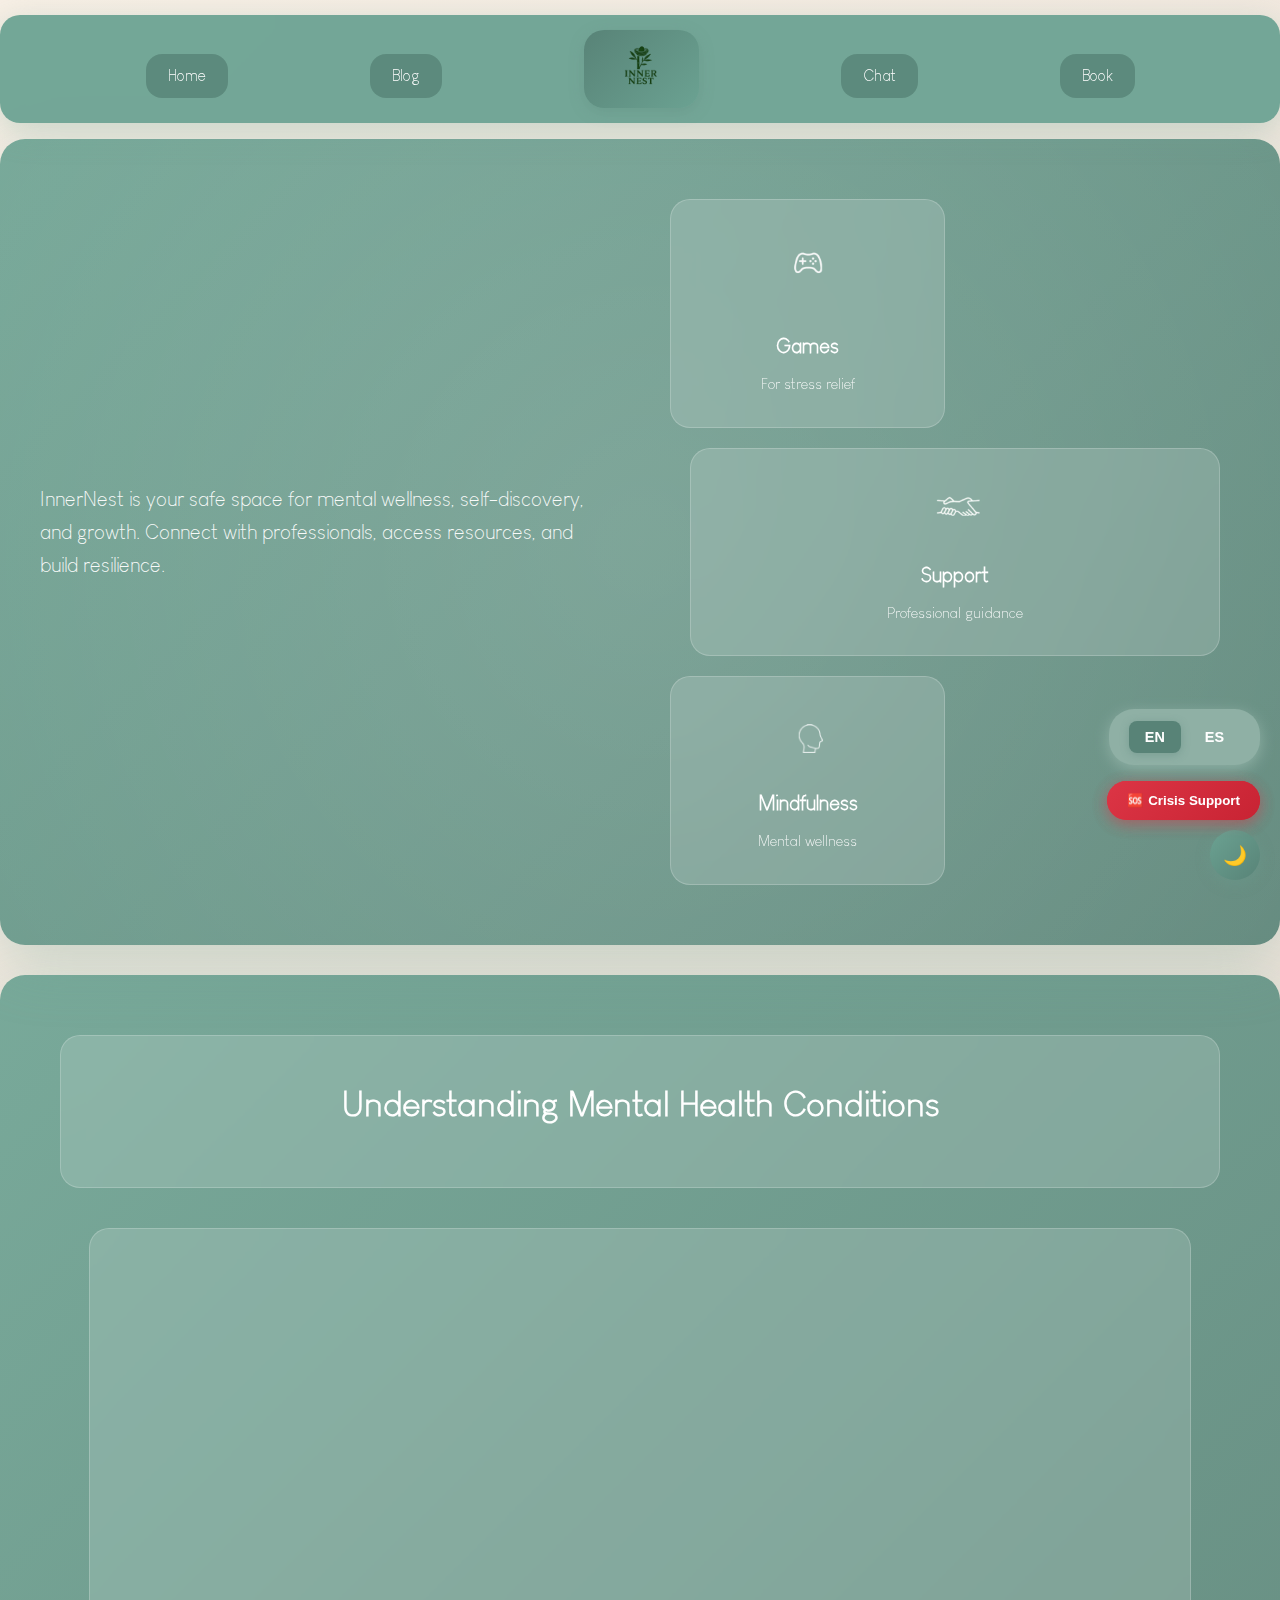
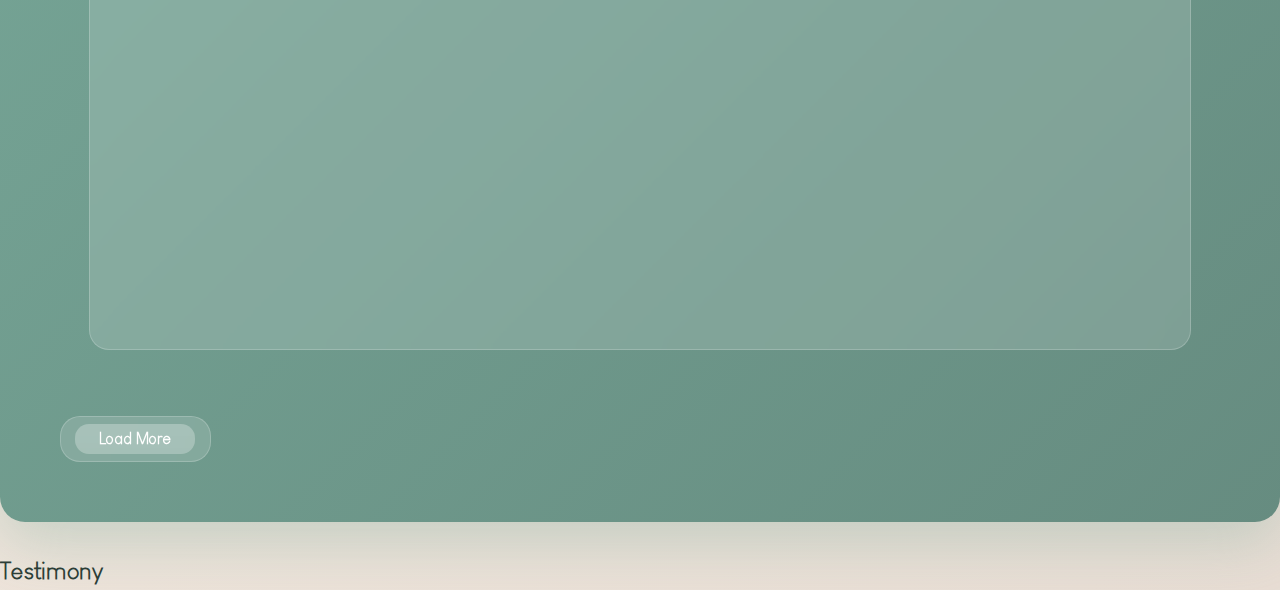
<file: index.html>
<!DOCTYPE html>
<html lang="en">
<head>
<meta charset="UTF-8">
<meta name="viewport" content="width=device-width, initial-scale=1.0">
<title>InnerNest - Your Mental Health Sanctuary</title>
<link rel="stylesheet" href="css/style.css">
</head>
<body>
    <div class="language-toggle">
        <button class="lang-btn active" data-lang="en">
            EN
        </button>
        <button class="lang-btn" data-lang="es">
            ES
        </button>
    </div>
    <!-- Navigation -->
   <nav class="nav">
        <div class="nav-container">
            <div class="nav-links" id="index">
                <a href="index.html" class="nav-link" id="home">

                    <span class="nav-text">Home</span>
                </a>
            </div>
            <div class="nav-links" id="post">
                <a href="blog.html" class="nav-link" id="blog">

                    <span class="nav-text">Blog</span>
                </a>
            </div>
            
            <div class="logo" id="logo">
                <div id="logo_img">
                    <a href ="index.html"><img src="image/InnerNest logo.png" alt="logo" id="image"></a>
                </div>
                

            </div>
            
            <div class="nav-links" id="chat">
                <a href="chat.html" class="nav-link" id="chatb">
                    <span class="nav-text">Chat</span>
                </a>
            </div>
            <div class="nav-links" id="book">
                <a href="therapist.html" class="nav-link" id="booka">

                    <span class="nav-text">Book</span>
                </a>
            </div>
            
            <div class="mobile-menu-toggle" id="mobileToggle">
                <span>
                </span>
                <span></span>
                <span></span>
            </div>
        </div>
    </nav>

    <!-- Mobile Navigation -->
    <div class="mobile-nav" id="mobileNav">
        <a href="index.html" class="mobile-nav-link">
        </a>
        <a href="blog.html" class="mobile-nav-link">
        </a>
        <a href="chat.html" class="mobile-nav-link">
        </a>
        <a href="therapist.html" class="mobile-nav-link">
        </a>
    </div>

    <!-- Main Hero Section -->
    <main class="main-container" >
        <div class="hero-content">
            <div class="hero-text">
                <h1 class="hero-title"></h1>
                <p class="hero-subtitle">
                    InnerNest is your safe space for mental wellness, self-discovery, and growth. 
                    Connect with professionals, access resources, and build resilience.
                </p>
            </div>
            <div class="hero-visual">
                <div class="floating-card">
                    <div class="card-icon"><img src="image/LARGER_GAME-removebg-preview (1).png" alt="Games Icon" id="gamesicon"></div>
                    <h3 id="games_text">Games</h3>
                    <p>For stress relief</p>
                </div>
                <div class="floating-card" id="supportCard">
                    <div class="card-icon"><img src="image/supporticon.png" alt="Support Icon" id="sessionicon"></div>
                    <h3>Support</h3>
                    <p>Professional guidance</p>
                </div>

                <div class="floating-card" id="mindfulnessCard">
                    <div class="card-icon"><img src="image/Largemindful.png" alt="Mindfulness Icon" id="mindfullnessicon"></div>
                    <h3>Mindfulness</h3>
                    <p>Mental wellness</p>
                </div>
        </div>
    </main>
     

    <!-- Mental Health Conditions Section -->
    <section class="disorder-container" id="disorders">
        <div class="video-modal" id="supportModal">
            <div class="video-content">
                    <button class="close-modal" onclick="closeModal('supportModal')">×</button>
                    <h2>Professional Support & Guidance</h2>
                    <div class="video-wrapper">
                        <iframe src="https://www.youtube.com/embed/rkZl2gsLUp4" 
                                allow="accelerometer; autoplay; clipboard-write; encrypted-media; gyroscope; picture-in-picture" 
                                allowfullscreen>
                        </iframe>
                    </div>
                </div>
            </div>

            <div class="video-modal" id="mindfulnessModal">
                <div class="video-content">
                    <button class="close-modal" onclick="closeModal('mindfulnessModal')">×</button>
                    <h2>Mindfulness & Mental Wellness</h2>
                    <div class="video-wrapper">
                        <iframe src="https://www.youtube.com/embed/inpok4MKVLM" 
                                allow="accelerometer; autoplay; clipboard-write; encrypted-media; gyroscope; picture-in-picture" 
                                allowfullscreen>
                        </iframe>
                    </div>
                </div>
            </div>
        </div>
        <div class="container">
            <div class="description" id="description">
                <h2>Understanding Mental Health Conditions</h2>
            </div>
        </div>
        <div class="container">
            
            <div id ="disoder_preview">
                <div class="conditions-grid" id="item_container">
                    <a href="resources.html">
                        <div class="condition-item" id="anxiety">
                            <div class="condition-icon"><img src="image/anxiety.png" alt="Anxiety Icon" id="anxietyicon"></div>
                            <h3>Anxiety Disorders</h3>
                            <p>Learn about anxiety symptoms, coping strategies, and treatment options.</p>
                            <div class="condition-tags">
                                <span class="tag">GAD</span>
                                <span class="tag">Panic</span>
                                <span class="tag">Social</span>
                            </div>
                        
                        </div>
                    </a>
                    
                    
                    <a href="resources.html">
                        <div class="condition-item" id="depression">
                            <div class="condition-icon"><img src="image/depression.png" alt="Depression Icon" id="depressionicon"></div>
                            <h3>Depression</h3>
                            <p>Understanding depression, its impact, and paths to recovery and support.</p>
                            <div class="condition-tags">
                                <span class="tag">Major</span>
                                <span class="tag">Seasonal</span>
                                <span class="tag">Bipolar</span>
                            </div>
                        </div>
                    </a>
                    
                    <a href="resources.html">
                        <div class="condition-item" id="stress">
                            <div class="condition-icon"><img src="image/(stress).png" alt="Stress Icon" id="stressicon"></div>
                            <h3>Stress Management</h3>
                            <p>Effective techniques and strategies for managing daily stress and pressure.</p>
                            <div class="condition-tags">
                                <span class="tag">Work</span>
                                <span class="tag">Life</span>
                                <span class="tag">Chronic</span>
                            </div>
        
                        </div>
                    </a>
                    
                    <a href="resources.html">
                        <div class="condition-item" id="trauma">
                            <div class="condition-icon"><img src="image/ptsd-removebg-preview (1).png" alt="Trauma Icon" id="traumaicon"></div>
                            <h3>Trauma & PTSD</h3>
                            <p>Support and resources for trauma survivors and PTSD recovery.</p>
                            <div class="condition-tags">
                                <span class="tag">PTSD</span>
                                <span class="tag">Complex</span>
                                <span class="tag">Recovery</span>
                            </div>
                        </div>
                    </a>
                    
                    <a href="resources.html">
                        <div class="condition-item" id="relationships">
                            <div class="condition-icon"><img src="image/relationshipissues.png" alt="Relationship Icon" id="relationshipicon"></div>
                            <h3>Relationship Issues</h3>
                            <p>Guidance for improving relationships and communication skills.</p>
                            <div class="condition-tags">
                                <span class="tag">Couples</span>
                                <span class="tag">Family</span>
                                <span class="tag">Social</span>
                            </div>
                        </div>
                    </a>
                    
                    <a href="resources.html">
                        <div class="condition-item" id="selfcare">
                            <div class="condition-icon"><img src="image/selfcare-Picsart-AiImageEnhancer.png" alt="Self-Care Icon" id="selfcareicon"></div>
                            <h3>Self-Care & Wellness</h3>
                            <p>Building healthy habits and sustainable self-care practices.</p>
                            <div class="condition-tags">
                                <span class="tag">Mindfulness</span>
                                <span class="tag">Habits</span>
                                <span class="tag">Balance</span>
                            </div>
                        </div>
                    </a>
                    
                    
                </div>
            </div>
            <br>
            <div id="more">
                <a href="resources.html">
                    <div id="learnmore" >
                        <h4>Load More</h4>
                    </div>
                </a>
                    
                    
            </div>
             
        </div>
    </section>
   <section class="testimonials-section">
    <div class="testimonials-container">
        <h2 class="testimonials-title">Testimony</h2>
    </div>
        
        
    </section>
        

            
                
                   
                
    </footer>
    <script src="js/preferences.js"></script>
    <script src="js/translate.js"></script>
    <script src="js/script.js"></script>
    
</body>
</html>
</file>
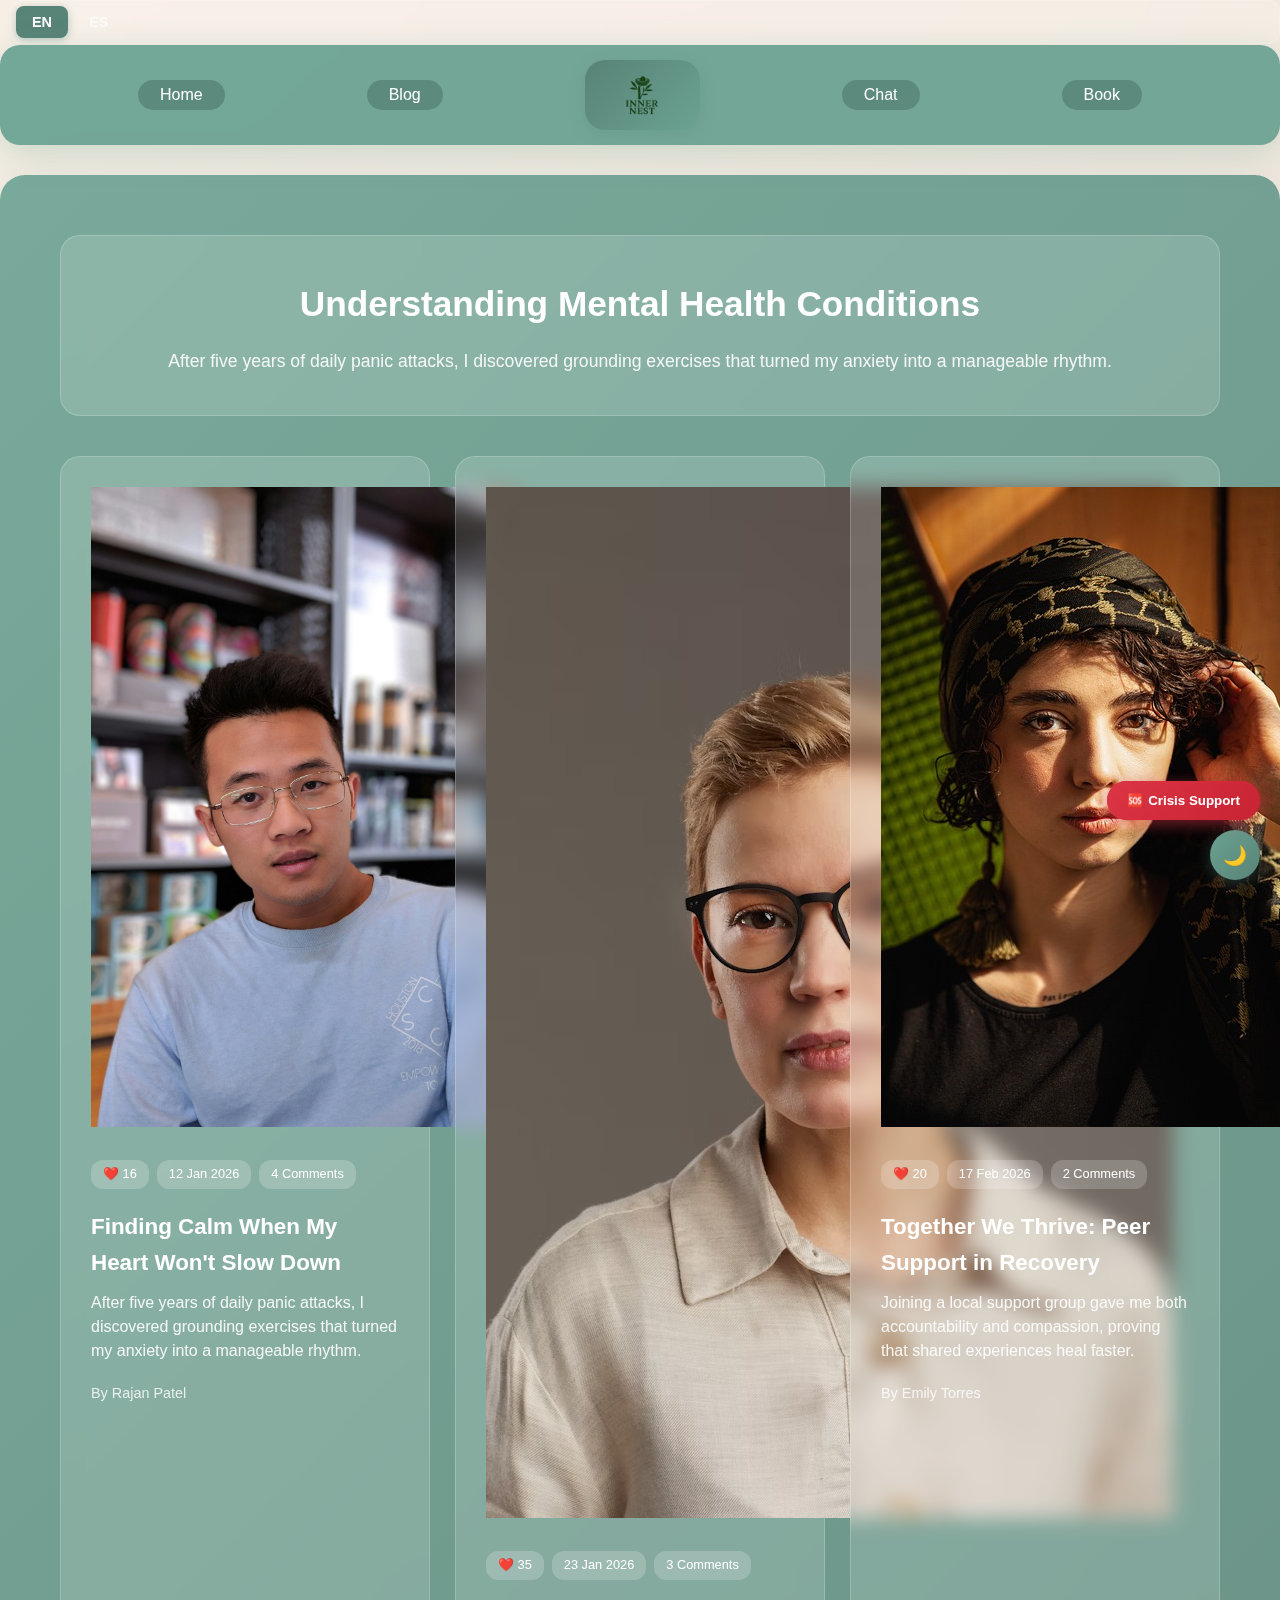
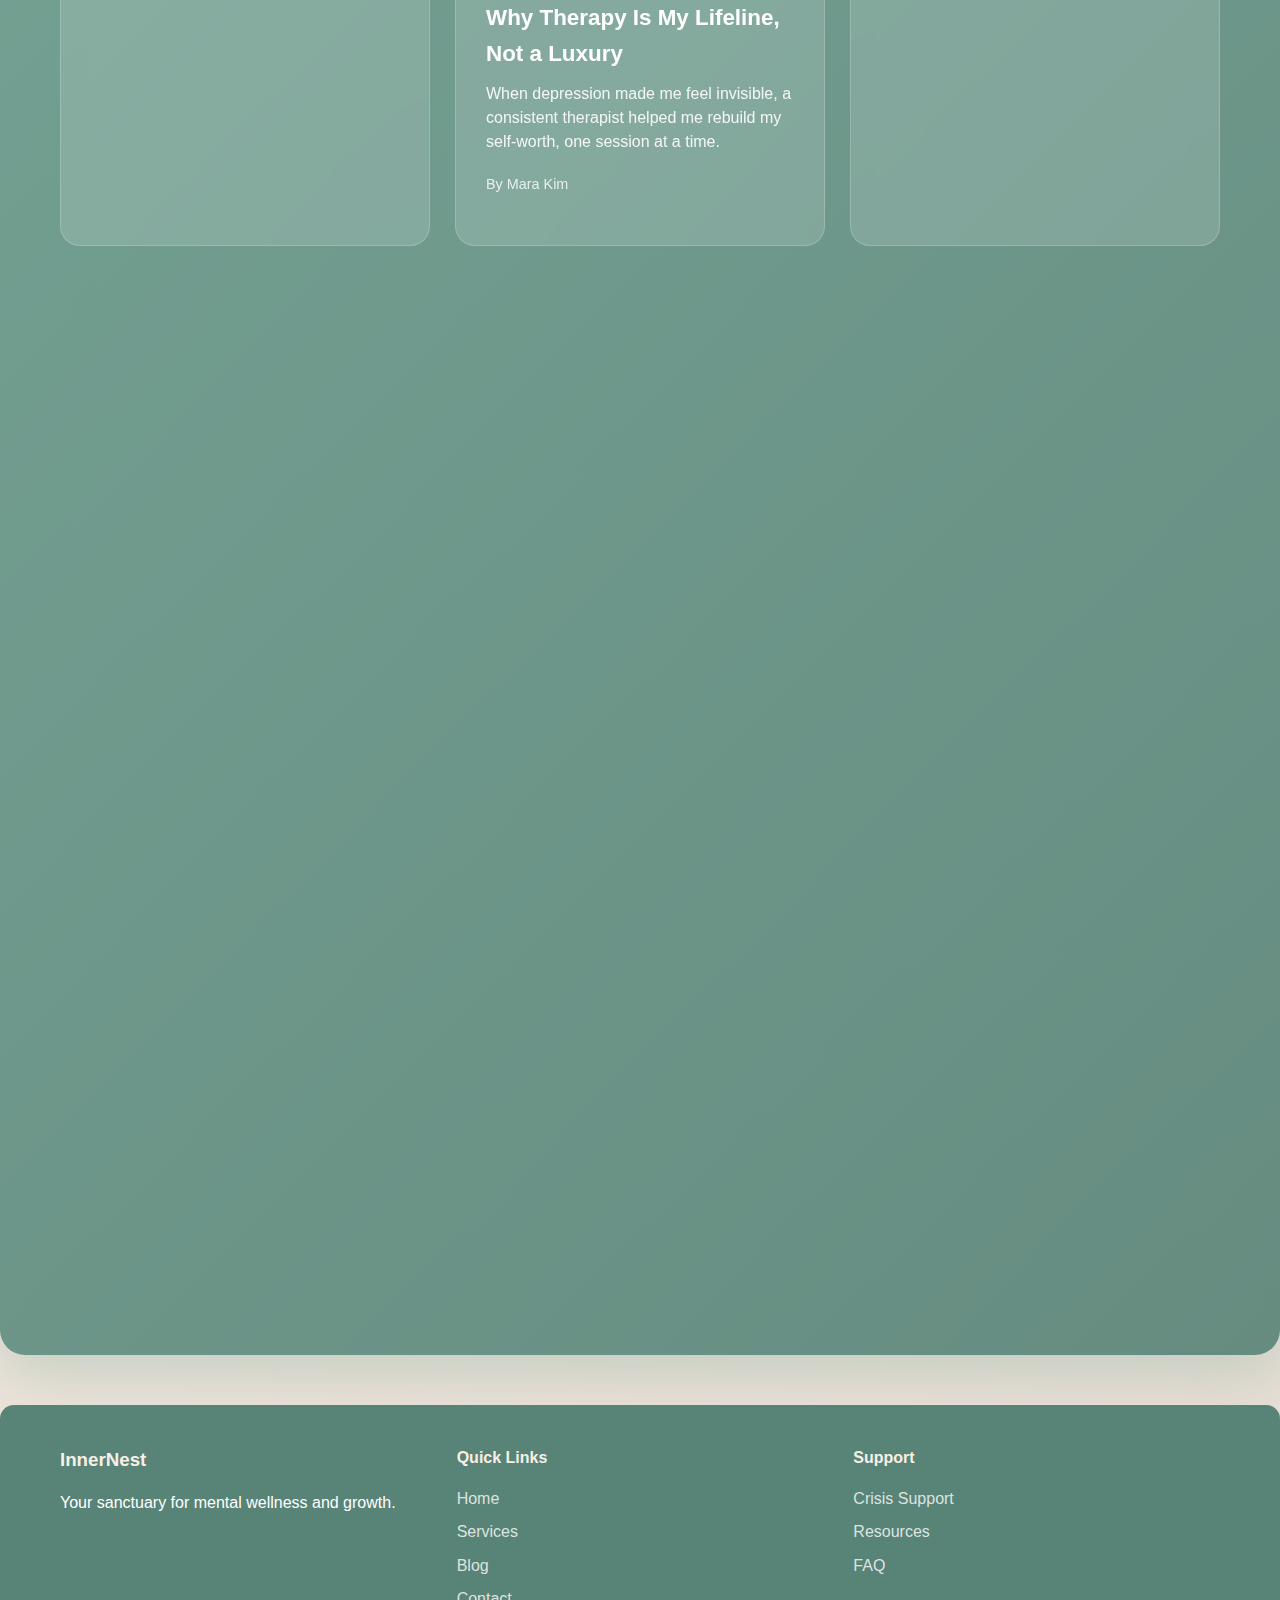
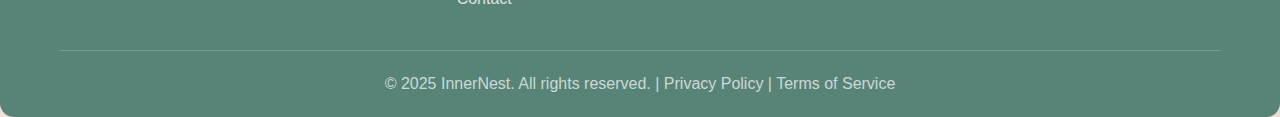
<file: blog.html>
<!DOCTYPE html>
<html lang="en">
<head>
    <meta charset="UTF-8">
    <meta name="viewport" content="width=device-width, initial-scale=1.0">
    <title>InnerNest - Your Mental Health Sanctuary</title>
    <link rel="stylesheet" href="style.css">
</head>
<body>
    
    <div class="language-toggle">
        <button class="lang-btn active" data-lang="en">
            EN
        </button>
        <button class="lang-btn" data-lang="es">
            ES
        </button>
    </div>
    <!-- Navigation -->
    <nav class="nav">
        <div class="nav-container">
            <div class="nav-links" id="index">
                <a href="index.html" class="nav-link" id="home">

                    <span class="nav-text">Home</span>
                </a>
            </div>
            <div class="nav-links" id="post">
                <a href="blog.html" class="nav-link" id="blog">

                    <span class="nav-text">Blog</span>
                </a>
            </div>

            <div class="logo" id="logo">
                <div id="logo_img">
                    <img src="image/InnerNest logo.png" alt="logo" id="image">
                </div>


            </div>

            <div class="nav-links" id="chat">
                <a href="chat.html" class="nav-link" id="chatb">
                    <span class="nav-text">Chat</span>
                </a>
            </div>
            <div class="nav-links" id="book">
                <a href="book.html" class="nav-link" id="booka">

                    <span class="nav-text">Book</span>
                </a>
            </div>

            <div class="mobile-menu-toggle" id="mobileToggle">
                <span>
                </span>
                <span></span>
                <span></span>
            </div>
        </div>
    </nav>

    <!-- Mobile Navigation -->
    <div class="mobile-nav" id="mobileNav">
        <a href="index.html" class="mobile-nav-link">
            <span class="nav-icon">🏠</span>
            Home
        </a>
        <a href="blog.html" class="mobile-nav-link">
            <span class="nav-icon">📝</span>
            Blog
        </a>
        <a href="#chat" class="mobile-nav-link">
            <span class="nav-icon">💬</span>
            Chat
        </a>
        <a href="#book" class="mobile-nav-link">
            <span class="nav-icon">📅</span>
            Book
        </a>
    </div>

    <!-- Mental Health Conditions Section -->
    <section class="disorder-container" id="disorders">
        <div class="container">
            <div class="description" id="description">
                <h2>Finding Calm When My Heart Won't Slow Down</h2>
                <p>After five years of daily panic attacks, I discovered grounding exercises that turned my anxiety into a manageable rhythm.</p>
            </div>

            <div class="conditions-grid" id="item_container">
                <div class="condition-item" data-blog-id="1">
                    <div class="condition-icon"><img src="image/malephoto2.jpg" alt=""></div>

                    <div class="condition-tags">
                        <span class="tag">❤️ 16</span>
                        <span class="tag">12 Jan 2026</span>
                        <span class="tag">4 Comments</span>
                    </div>
                    <h3>Finding Calm When My Heart Won't Slow Down</h3> 
                    <p>After five years of daily panic attacks, I discovered grounding exercises that turned my anxiety into a manageable rhythm.</p>
                    <p style="font-size: 0.9rem; color: rgba(255, 255, 255, 0.8); margin-top: 10px;">By Rajan Patel</p>
                </div>

                <div class="condition-item" data-blog-id="2">
                    <div class="condition-icon"><img src="image/photo2.jpg" alt=""></div>

                    <div class="condition-tags">
                        <span class="tag">❤️ 35</span>
                        <span class="tag">23 Jan 2026</span>
                        <span class="tag">3 Comments</span>
                    </div>
                    <h3>Why Therapy Is My Lifeline, Not a Luxury</h3> 
                    <p>When depression made me feel invisible, a consistent therapist helped me rebuild my self‑worth, one session at a time.</p>
                    <p style="font-size: 0.9rem; color: rgba(255, 255, 255, 0.8); margin-top: 10px;">By Mara Kim</p>
                </div>

                <div class="condition-item" data-blog-id="3">
                    <div class="condition-icon"><img src="image/womanphoto(4).jpg" alt=""></div>

                    <div class="condition-tags">
                        <span class="tag">❤️ 20</span>
                        <span class="tag">17 Feb 2026</span>
                        <span class="tag">2 Comments</span>
                    </div>
                    <h3>Together We Thrive: Peer Support in Recovery</h3> 
                    <p>Joining a local support group gave me both accountability and compassion, proving that shared experiences heal faster.</p>
                    <p style="font-size: 0.9rem; color: rgba(255, 255, 255, 0.8); margin-top: 10px;">By Emily Torres</p>
                </div>

                <div class="condition-item" data-blog-id="4">
                    <div class="condition-icon"><img src="image/Resize image project.png" alt=""></div>

                    <div class="condition-tags">
                        <span class="tag">❤️ 19</span>
                        <span class="tag">02 Mar 2026</span>
                        <span class="tag">1 Comment</span>
                    </div>
                    <h3>Mindfulness at Work: A Daily Reset</h3> 
                    <p>Setting aside ten minutes for focused breathing at lunchtime reduced my stress spike and increased workplace creativity.</p>
                    <p style="font-size: 0.9rem; color: rgba(255, 255, 255, 0.8); margin-top: 10px;">By Arun Gupta</p>
                </div>

                <div class="condition-item" data-blog-id="5">
                    <div class="condition-icon"><img src="image/photo6.png" alt=""></div>

                    <div class="condition-tags">
                        <span class="tag">❤️ 50</span>
                        <span class="tag">08 Mar 2026</span>
                        <span class="tag">5 Comments</span>
                    </div>
                    <h3>Building Resilience After Trauma</h3> 
                    <p>Through guided imagery and community art projects, I reclaimed joy in small moments, learning that healing is a journey, not a destination.</p>
                    <p style="font-size: 0.9rem; color: rgba(255, 255, 255, 0.8); margin-top: 10px;">By Sofia Reyes</p>
                </div>

                <div class="condition-item" data-blog-id="6">
                    <div class="condition-icon"><img src="image/malephoto1.jpg" alt=""></div>

                    <div class="condition-tags">
                        <span class="tag">❤️ 30</span>
                        <span class="tag">15 Mar 2026</span>
                        <span class="tag">3 Comments</span>
                    </div>
                    <h3>Digital Detox & Mental Clarity</h3> 
                    <p>Cutting screen time to 30 minutes a day helped me rediscover reading, journaling, and deep breathing – all of which brought calm to my mind.</p>
                    <p style="font-size: 0.9rem; color: rgba(255, 255, 255, 0.8); margin-top: 10px;">By Liam Patel</p>
                </div>
            </div>
        </div>
    </section>
    <footer class="footer">
        <div class="container">
            <div class="footer-content">
                <div class="footer-section">
                    <h3>InnerNest</h3>
                    <p>Your sanctuary for mental wellness and growth.</p>
                </div>
                <div class="footer-section">
                    <h4>Quick Links</h4>
                    <ul>
                        <li><a href="#home">Home</a></li>
                        <li><a href="#services">Services</a></li>
                        <li><a href="#blog">Blog</a></li>
                        <li><a href="#contact">Contact</a></li>
                    </ul>
                </div>
                <div class="footer-section">
                    <h4>Support</h4>
                    <ul>
                        <li><a href="#crisis">Crisis Support</a></li>
                        <li><a href="#resources">Resources</a></li>
                        <li><a href="#faq">FAQ</a></li>
                    </ul>
                </div>
            </div>
            <div class="footer-bottom">
                <p>&copy; 2025 InnerNest. All rights reserved. | Privacy Policy | Terms of Service</p>
            </div>
        </div>
    </footer>
    <script src="script.js"></script>

    <script src="blog.js"></script>
    <script src="translate.js"></script>
</body>
</html>
</file>
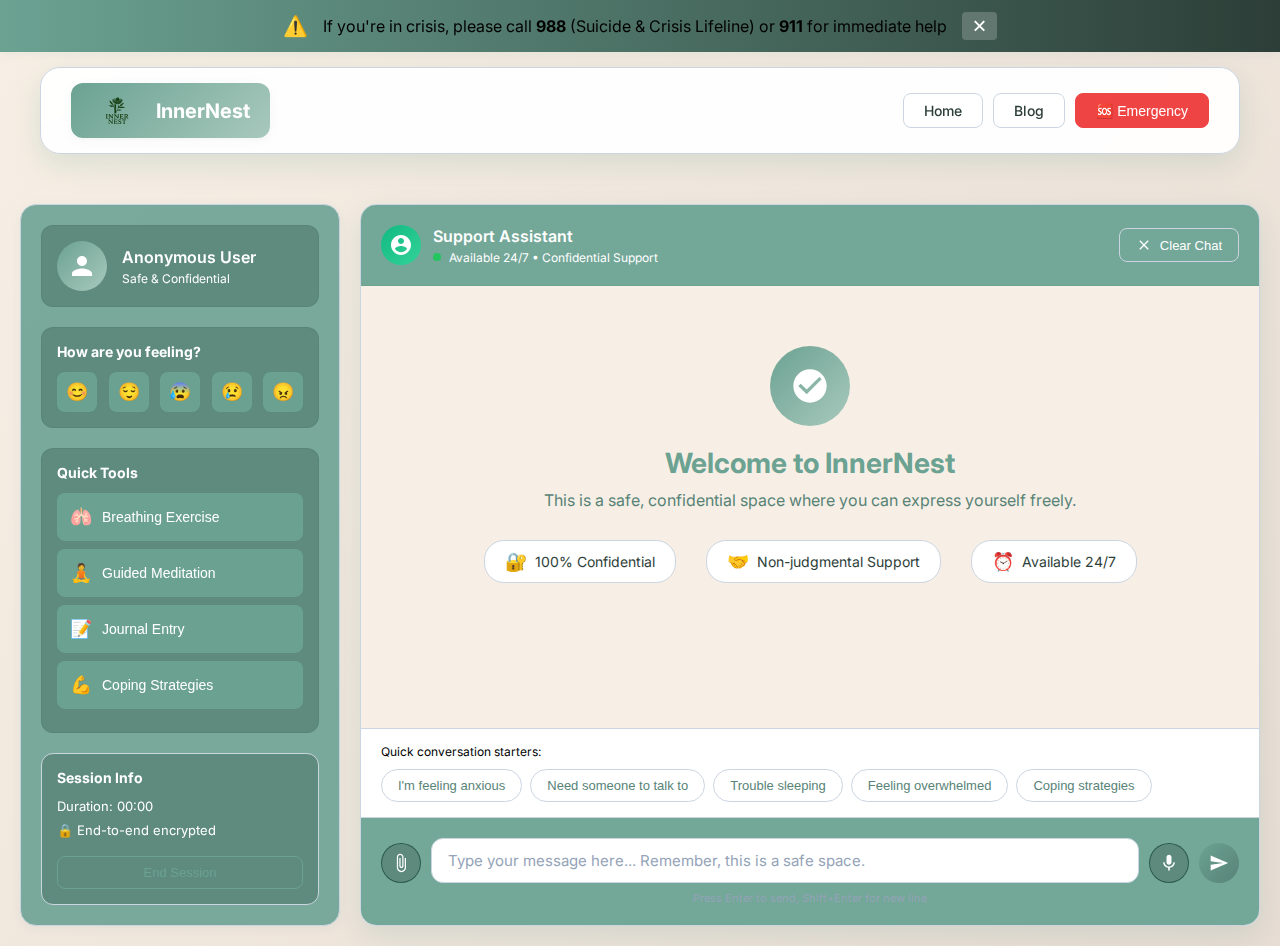
<file: chat.html>
<!DOCTYPE html>
<html lang="en">
<head>
    <meta charset="UTF-8">
    <meta name="viewport" content="width=device-width, initial-scale=1.0">
    <title>InnerNest - Mental Health Support Chat</title>
    <link rel="stylesheet" href="chatbot.css">
    <link href="https://fonts.googleapis.com/css2?family=Inter:wght@300;400;500;600;700&display=swap" rel="stylesheet">
</head>
<body>
    <!-- Crisis Banner -->
    <div class="crisis-banner" id="crisisBanner">
        <div class="crisis-content">
            <span class="crisis-icon">⚠️</span>
            <span>If you're in crisis, please call <strong>988</strong> (Suicide & Crisis Lifeline) or <strong>911</strong> for immediate help</span>
            <button class="crisis-close" onclick="closeCrisisBanner()">×</button>
        </div>
    </div>

    <!-- Header - Matching Home Page Nav Style -->
    <header class="header">
        <div class="header-content">
            <div class="logo">
                <img src="image/InnerNest logo.png" alt="InnerNest Logo">
                <h1>InnerNest</h1>
            </div>
            <div class="nav-menu">
                <a href="index.html" class="nav-link">Home</a>
                <a href="blog.html" class="nav-link">Blog</a>
                <button class="nav-link emergency" onclick="showEmergencyContacts()">🆘 Emergency</button>
            </div>
        </div>
    </header>

    <!-- Main Container -->
    <div class="container">
        <!-- Sidebar -->
        <aside class="sidebar">
            <div class="user-profile">
                <div class="avatar">
                    <svg viewBox="0 0 24 24" fill="currentColor">
                        <path d="M12 12c2.21 0 4-1.79 4-4s-1.79-4-4-4-4 1.79-4 4 1.79 4 4 4zm0 2c-2.67 0-8 1.34-8 4v2h16v-2c0-2.66-5.33-4-8-4z"/>
                    </svg>
                </div>
                <div class="user-info">
                    <h3>Anonymous User</h3>
                    <p class="user-status">Safe & Confidential</p>
                </div>
            </div>

            <div class="mood-tracker">
                <h4>How are you feeling?</h4>
                <div class="mood-options">
                    <button class="mood-btn" data-mood="happy" onclick="setMood('happy')">😊</button>
                    <button class="mood-btn" data-mood="calm" onclick="setMood('calm')">😌</button>
                    <button class="mood-btn" data-mood="anxious" onclick="setMood('anxious')">😰</button>
                    <button class="mood-btn" data-mood="sad" onclick="setMood('sad')">😢</button>
                    <button class="mood-btn" data-mood="angry" onclick="setMood('angry')">😠</button>
                </div>
            </div>

            <div class="quick-tools">
                <h4>Quick Tools</h4>
                <button class="tool-btn" onclick="startBreathingExercise()">
                    <span class="tool-icon">🫁</span>
                    <span>Breathing Exercise</span>
                </button>
                <button class="tool-btn" onclick="startMeditation()">
                    <span class="tool-icon">🧘</span>
                    <span>Guided Meditation</span>
                </button>
                <button class="tool-btn" onclick="showJournal()">
                    <span class="tool-icon">📝</span>
                    <span>Journal Entry</span>
                </button>
                <button class="tool-btn" onclick="showCopingStrategies()">
                    <span class="tool-icon">💪</span>
                    <span>Coping Strategies</span>
                </button>
            </div>

            <div class="session-info">
                <h4>Session Info</h4>
                <p class="session-time">Duration: <span id="sessionTimer">00:00</span></p>
                <p class="session-privacy">🔒 End-to-end encrypted</p>
                <a href="index.html"><button class="end-session-btn">End Session</button></a>
            </div>
        </aside>

        <!-- Chat Area -->
        <main class="chat-area">
            <div class="chat-header">
                <div class="assistant-info">
                    <div class="assistant-avatar">
                        <svg viewBox="0 0 24 24" fill="currentColor">
                            <path d="M12 2C6.48 2 2 6.48 2 12s4.48 10 10 10 10-4.48 10-10S17.52 2 12 2zm0 3c1.66 0 3 1.34 3 3s-1.34 3-3 3-3-1.34-3-3 1.34-3 3-3zm0 14.2c-2.5 0-4.71-1.28-6-3.22.03-1.99 4-3.08 6-3.08 1.99 0 5.97 1.09 6 3.08-1.29 1.94-3.5 3.22-6 3.22z"/>
                        </svg>
                    </div>
                    <div>
                        <h3>Support Assistant</h3>
                        <p class="assistant-status">
                            <span class="status-dot"></span>
                            Available 24/7 • Confidential Support
                        </p>
                    </div>
                </div>
                <button class="clear-chat-btn" onclick="clearChat()">
                    <svg viewBox="0 0 24 24" fill="currentColor">
                        <path d="M19 6.41L17.59 5 12 10.59 6.41 5 5 6.41 10.59 12 5 17.59 6.41 19 12 13.41 17.59 19 19 17.59 13.41 12z"/>
                    </svg>
                    Clear Chat
                </button>
            </div>

            <div class="messages-container" id="messagesContainer">
                <div class="welcome-message">
                    <div class="welcome-icon">
                        <svg viewBox="0 0 24 24" fill="currentColor">
                            <path d="M12 2C6.48 2 2 6.48 2 12s4.48 10 10 10 10-4.48 10-10S17.52 2 12 2zm-2 15l-5-5 1.41-1.41L10 14.17l7.59-7.59L19 8l-9 9z"/>
                        </svg>
                    </div>
                    <h2>Welcome to InnerNest</h2>
                    <p>This is a safe, confidential space where you can express yourself freely.</p>
                    <div class="welcome-features">
                        <div class="feature">
                            <span class="feature-icon">🔐</span>
                            <span>100% Confidential</span>
                        </div>
                        <div class="feature">
                            <span class="feature-icon">🤝</span>
                            <span>Non-judgmental Support</span>
                        </div>
                        <div class="feature">
                            <span class="feature-icon">⏰</span>
                            <span>Available 24/7</span>
                        </div>
                    </div>
                </div>
            </div>

            <div class="typing-indicator" id="typingIndicator">
                <div class="typing-bubble">
                    <div class="typing-dot"></div>
                    <div class="typing-dot"></div>
                    <div class="typing-dot"></div>
                </div>
            </div>

            <div class="suggested-prompts" id="suggestedPrompts">
                <p class="prompts-label">Quick conversation starters:</p>
                <div class="prompts-container">
                    <button class="prompt-chip" onclick="sendPrompt('I\'m feeling anxious today')">I'm feeling anxious</button>
                    <button class="prompt-chip" onclick="sendPrompt('I need someone to talk to')">Need someone to talk to</button>
                    <button class="prompt-chip" onclick="sendPrompt('I\'m having trouble sleeping')">Trouble sleeping</button>
                    <button class="prompt-chip" onclick="sendPrompt('I feel overwhelmed with work')">Feeling overwhelmed</button>
                    <button class="prompt-chip" onclick="sendPrompt('I want to learn coping strategies')">Coping strategies</button>
                </div>
            </div>

            <div class="input-area">
                <div class="input-container">
                    <button class="attachment-btn" onclick="attachFile()">
                        <svg viewBox="0 0 24 24" fill="currentColor">
                            <path d="M16.5 6v11.5c0 2.21-1.79 4-4 4s-4-1.79-4-4V5c0-1.38 1.12-2.5 2.5-2.5s2.5 1.12 2.5 2.5v10.5c0 .55-.45 1-1 1s-1-.45-1-1V6H10v9.5c0 1.38 1.12 2.5 2.5 2.5s2.5-1.12 2.5-2.5V5c0-2.21-1.79-4-4-4S7 2.79 7 5v12.5c0 3.04 2.46 5.5 5.5 5.5s5.5-2.46 5.5-5.5V6h-1.5z"/>
                        </svg>
                    </button>
                    <textarea 
                        id="messageInput" 
                        class="message-input" 
                        placeholder="Type your message here... Remember, this is a safe space."
                        rows="1"
                    ></textarea>
                    <button class="voice-btn" onclick="toggleVoiceInput()">
                        <svg viewBox="0 0 24 24" fill="currentColor">
                            <path d="M12 14c1.66 0 2.99-1.34 2.99-3L15 5c0-1.66-1.34-3-3-3S9 3.34 9 5v6c0 1.66 1.34 3 3 3zm5.3-3c0 3-2.54 5.1-5.3 5.1S6.7 14 6.7 11H5c0 3.41 2.72 6.23 6 6.72V21h2v-3.28c3.28-.48 6-3.3 6-6.72h-1.7z"/>
                        </svg>
                    </button>
                    <button class="send-btn" id="sendBtn" onclick="sendMessage()">
                        <svg viewBox="0 0 24 24" fill="currentColor">
                            <path d="M2.01 21L23 12 2.01 3 2 10l15 2-15 2z"/>
                        </svg>
                    </button>
                </div>
                <div class="input-hint">
                    <span>Press Enter to send, Shift+Enter for new line</span>
                </div>
            </div>
        </main>
    </div>

    <!-- Breathing Exercise Modal -->
    <div class="modal" id="breathingModal">
        <div class="modal-content breathing-modal">
            <button class="modal-close" onclick="closeBreathingExercise()">×</button>
            <h2>Breathing Exercise</h2>
            <div class="breathing-circle" id="breathingCircle">
                <span class="breathing-text" id="breathingText">Ready</span>
            </div>
            <div class="breathing-instructions">
                <p id="breathingInstructions">Click start to begin the 4-7-8 breathing technique</p>
            </div>
            <button class="breathing-start-btn" onclick="startBreathingAnimation()">Start Exercise</button>
        </div>
    </div>

    <!-- Journal Modal -->
    <div class="modal" id="journalModal">
        <div class="modal-content journal-modal">
            <button class="modal-close" onclick="closeJournal()">×</button>
            <h2>Journal Entry</h2>
            <div class="journal-date" id="journalDate"></div>
            <textarea class="journal-textarea" id="journalText" placeholder="Write your thoughts here..."></textarea>
            <div class="journal-prompts">
                <p>Need inspiration? Try these prompts:</p>
                <ul>
                    <li>What are three things I'm grateful for today?</li>
                    <li>What emotions am I experiencing right now?</li>
                    <li>What would make today better?</li>
                </ul>
            </div>
            <button class="journal-save-btn" onclick="saveJournalEntry()">Save Entry</button>
        </div>
    </div>

    <script src="chatbot.js"></script>
</body>
</html>
</file>
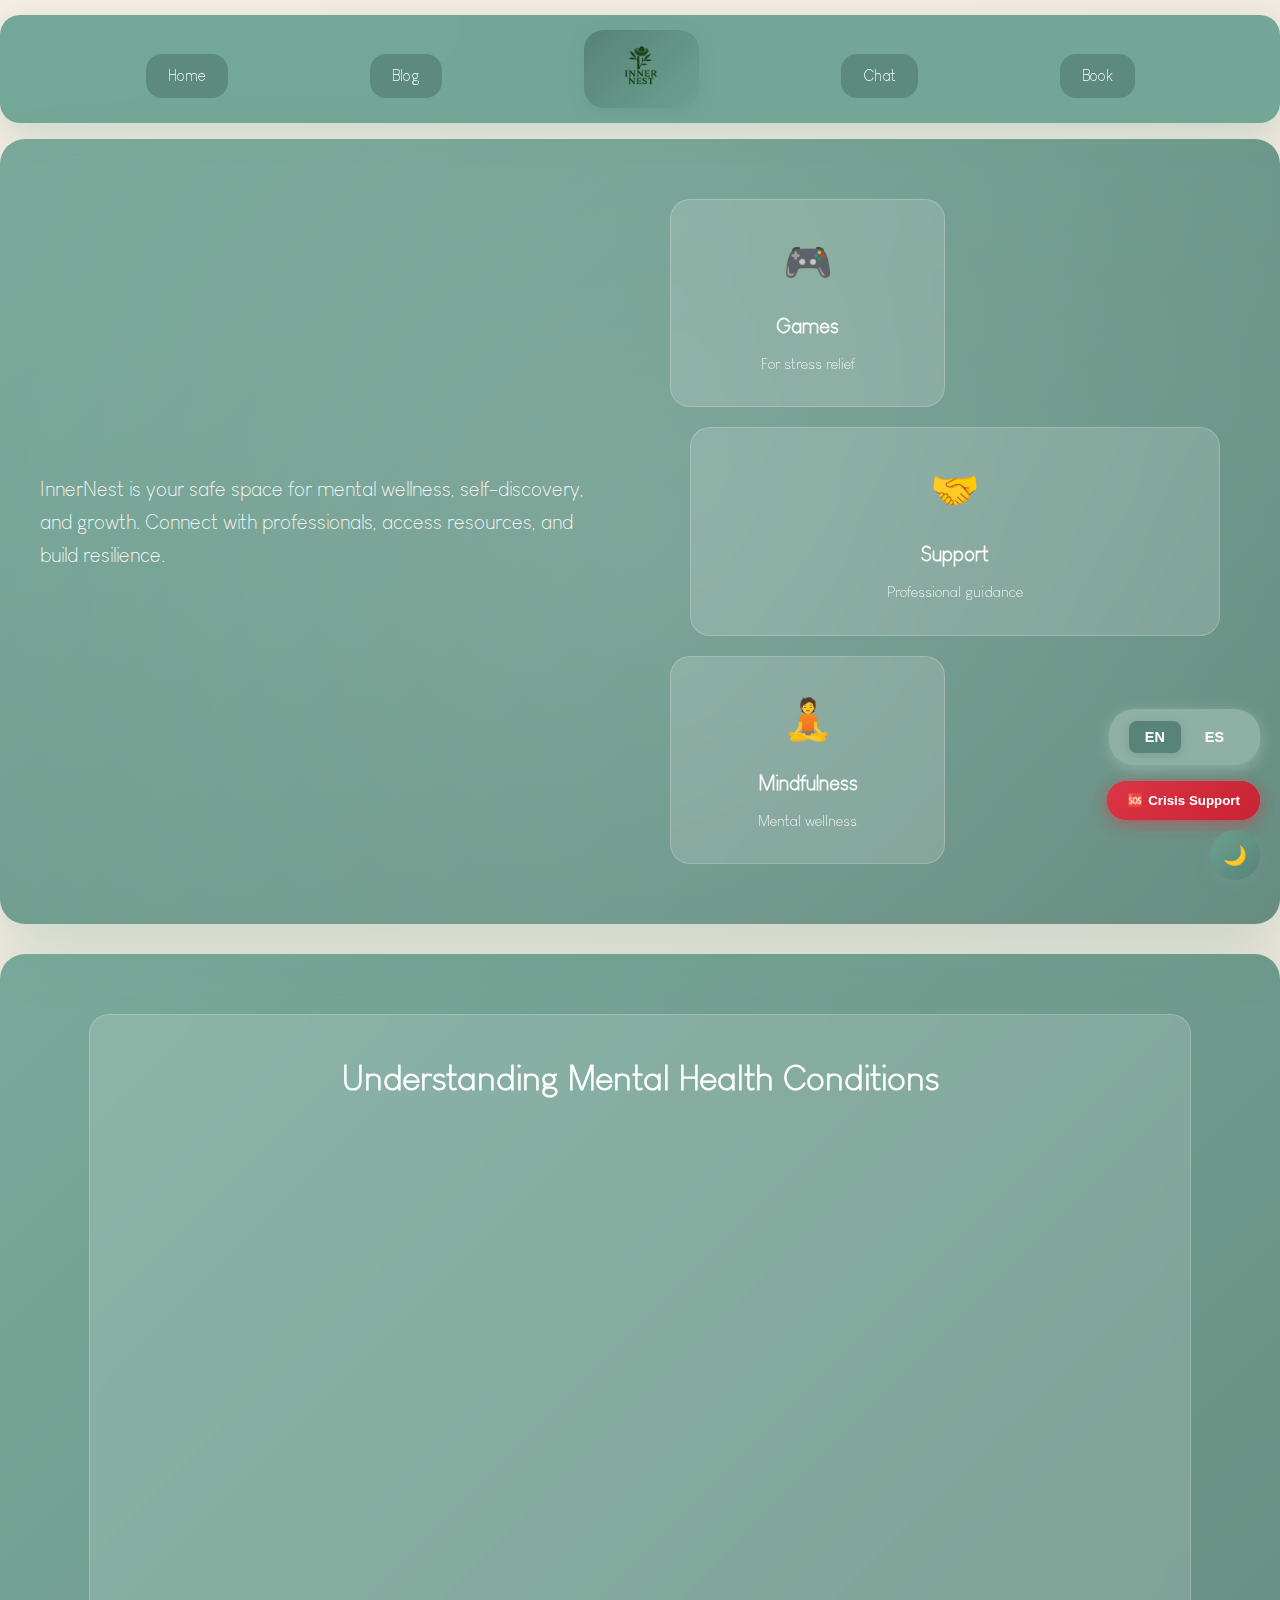
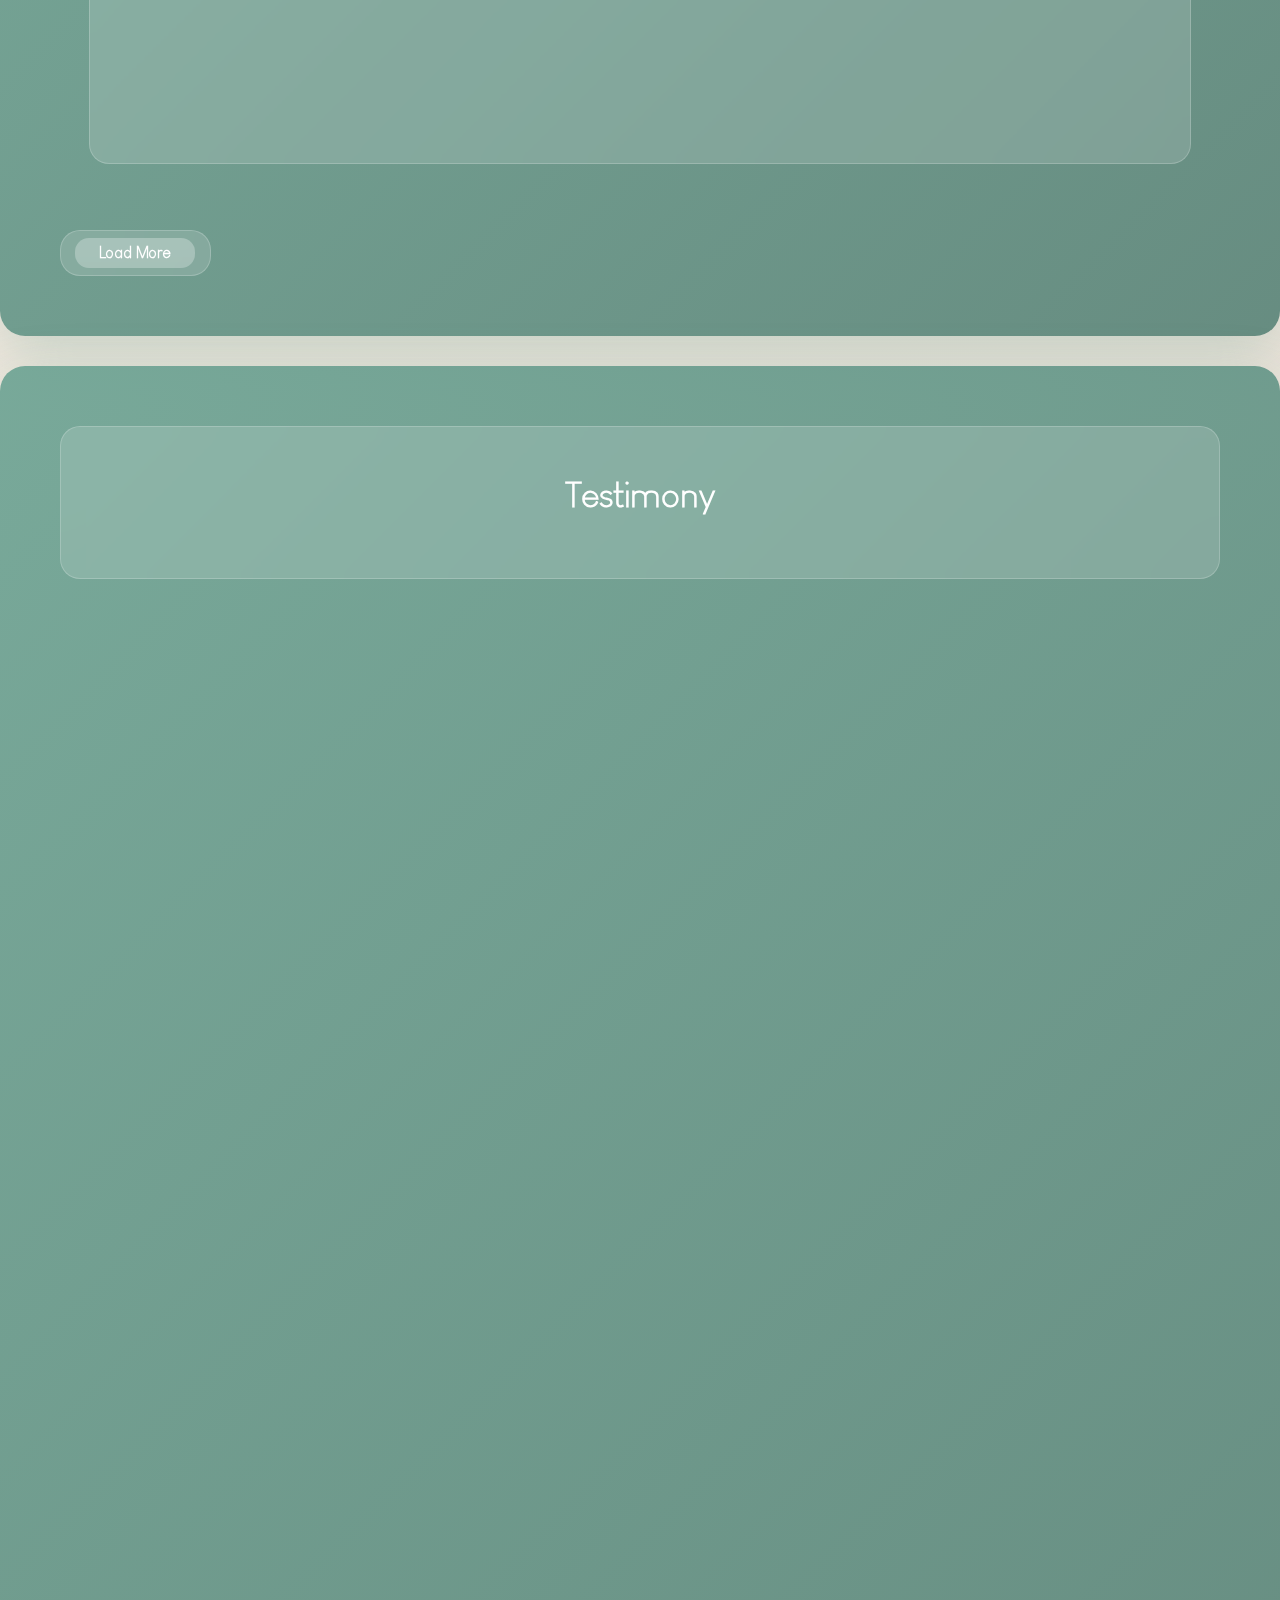
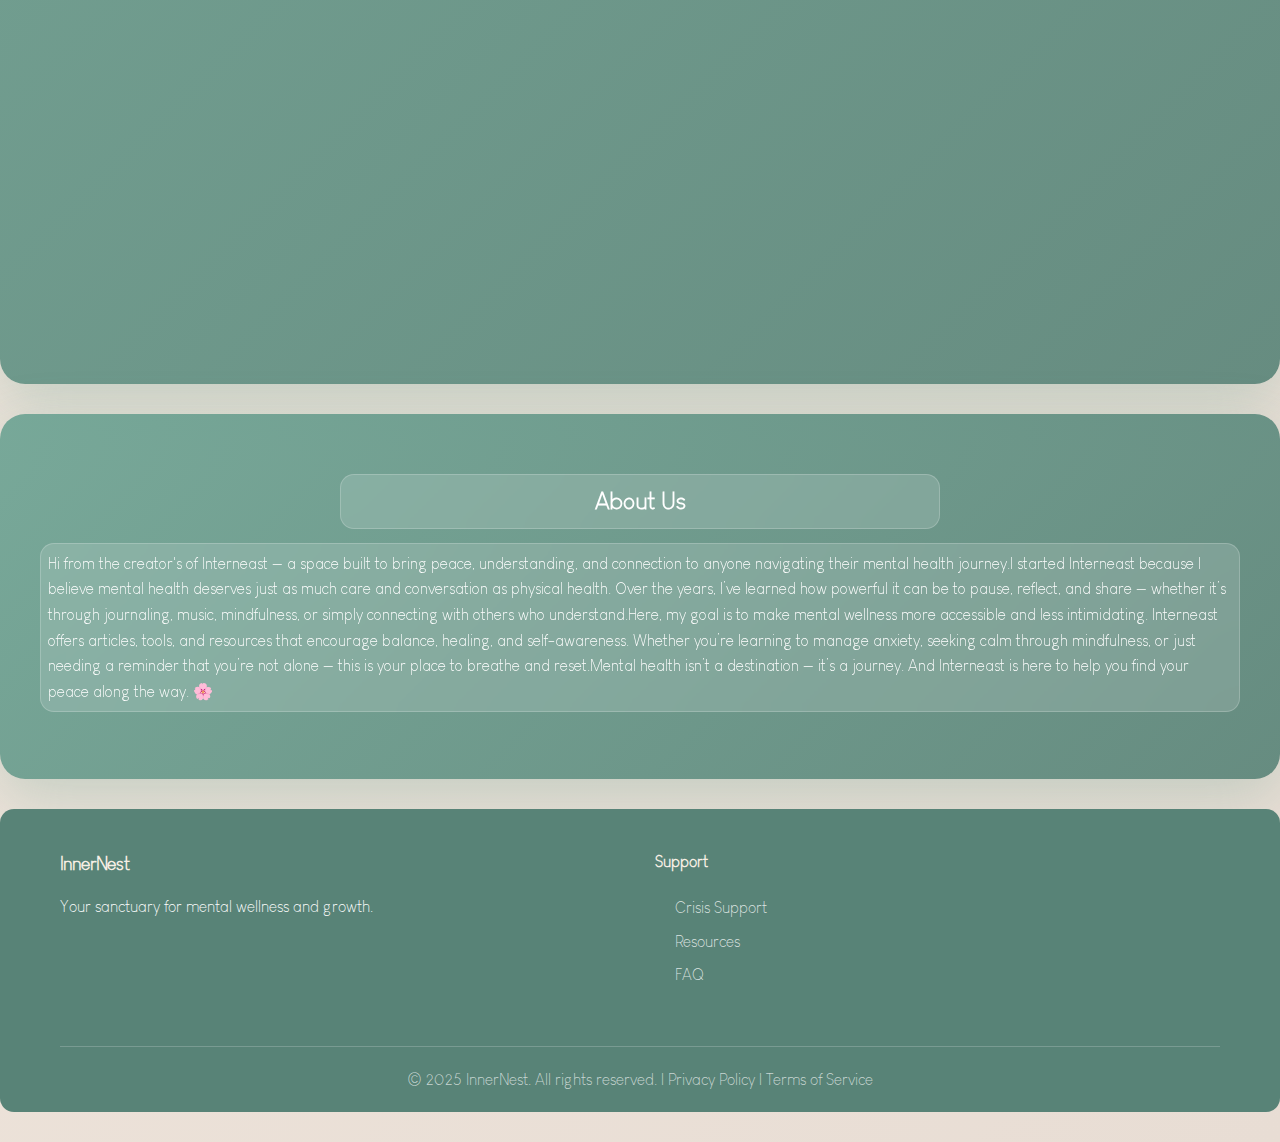
<file: index-LAPTOP-CG9H5PQ4.html>
<!DOCTYPE html>
<html lang="en">
<head>
<meta charset="UTF-8">
<meta name="viewport" content="width=device-width, initial-scale=1.0">
<title>InnerNest - Your Mental Health Sanctuary</title>
<link rel="stylesheet" href="css/style.css">
</head>
<body>
    <!-- Language Toggle - Fixed Bottom Left -->
    <div class="language-toggle">
        <button class="lang-btn active" data-lang="en">
            EN
        </button>
        <button class="lang-btn" data-lang="es">
            ES
        </button>
    </div>
    <!-- Navigation -->
   <nav class="nav">
        <div class="nav-container">
            <div class="nav-links" id="index">
                <a href="index.html" class="nav-link" id="home">

                    <span class="nav-text">Home</span>
                </a>
            </div>
            <div class="nav-links" id="post">
                <a href="blog.html" class="nav-link" id="blog">

                    <span class="nav-text">Blog</span>
                </a>
            </div>
            
            <div class="logo" id="logo">
                <div id="logo_img">
                    <a href="index.html">
                        <img src="image/InnerNest logo.png" alt="logo" id="image">
                    </a>
                    
                </div>
                

            </div>
            
            <div class="nav-links" id="chat">
                <a href="chat.html" class="nav-link" id="chatb">
                    <span class="nav-text">Chat</span>
                </a>
            </div>
            <div class="nav-links" id="book">
                <a href="book.html" class="nav-link" id="booka">

                    <span class="nav-text">Book</span>
                </a>
            </div>
            
            <div class="mobile-menu-toggle" id="mobileToggle">
                <span>
                </span>
                <span></span>
                <span></span>
            </div>
        </div>
    </nav>

    <!-- Mobile Navigation -->
    <div class="mobile-nav" id="mobileNav">
        <a href="index.html" class="mobile-nav-link">
            <span class="nav-icon">🏠</span>
            Home
        </a>
        <a href="blog.html" class="mobile-nav-link">
            <span class="nav-icon">📝</span>
            Blog
        </a>
        <a href="#chat" class="mobile-nav-link">
            <span class="nav-icon">💬</span>
            Chat
        </a>
        <a href="#book" class="mobile-nav-link">
        <span class="nav-icon">📅</span>
            Book
        </a>
    </div>

    <!-- Main Hero Section -->
    <main class="main-container">
        <div class="hero-content">
            <div class="hero-text">
                <h1 class="hero-title"></h1>
                <p class="hero-subtitle">
                    InnerNest is your safe space for mental wellness, self-discovery, and growth. 
                    Connect with professionals, access resources, and build resilience.
                </p>
            </div>
            <div class="hero-visual">
                <div class="floating-card">
                    <div class="card-icon">🎮</div>
                    <h3>Games</h3>
                    <p>For stress relief</p>
                </div>
                <div class="floating-card" id="supportCard">
                    <div class="card-icon">🤝</div>
                    <h3>Support</h3>
                    <p>Professional guidance</p>
                </div>

                <div class="floating-card" id="mindfulnessCard">
                    <div class="card-icon">🧘</div>
                    <h3>Mindfulness</h3>
                    <p>Mental wellness</p>
                </div>
        </div>
    </main>
     

    <!-- Mental Health Conditions Section -->
    <section class="disorder-container" id="disorders">
        <div class="video-modal" id="supportModal">
            <div class="video-content">
                    <button class="close-modal" onclick="closeModal('supportModal')">×</button>
                    <h2>Professional Support & Guidance</h2>
                    <div class="video-wrapper">
                        <iframe src="https://www.youtube.com/embed/rkZl2gsLUp4" 
                                allow="accelerometer; autoplay; clipboard-write; encrypted-media; gyroscope; picture-in-picture" 
                                allowfullscreen>
                        </iframe>
                    </div>
                </div>
            </div>

            <div class="video-modal" id="mindfulnessModal">
                <div class="video-content">
                    <button class="close-modal" onclick="closeModal('mindfulnessModal')">×</button>
                    <h2>Mindfulness & Mental Wellness</h2>
                    <div class="video-wrapper">
                        <iframe src="https://www.youtube.com/embed/inpok4MKVLM" 
                                allow="accelerometer; autoplay; clipboard-write; encrypted-media; gyroscope; picture-in-picture" 
                                allowfullscreen>
                        </iframe>
                    </div>
                </div>
            </div>
        </div>
        <div class="container">
            
            <div id ="disoder_preview">
                <h2>Understanding Mental Health Conditions</h2>
                <div class="conditions-grid" id="item_container">
                    
                    <div class="condition-item" id="anxiety">
                        <div class="condition-icon">😰</div>
                        <h3>Anxiety Disorders</h3>
                        <p>Learn about anxiety symptoms, coping strategies, and treatment options.</p>
                        <div class="condition-tags">
                            <span class="tag">GAD</span>
                            <span class="tag">Panic</span>
                            <span class="tag">Social</span>
                        </div>
                    
                    </div>
                
                    <div class="condition-item" id="depression">
                        <div class="condition-icon">😔</div>
                        <h3>Depression</h3>
                        <p>Understanding depression, its impact, and paths to recovery and support.</p>
                        <div class="condition-tags">
                            <span class="tag">Major</span>
                            <span class="tag">Seasonal</span>
                            <span class="tag">Bipolar</span>
                        </div>
                    </div>
                
                    <div class="condition-item" id="stress">
                        <div class="condition-icon">😓</div>
                        <h3>Stress Management</h3>
                        <p>Effective techniques and strategies for managing daily stress and pressure.</p>
                        <div class="condition-tags">
                            <span class="tag">Work</span>
                            <span class="tag">Life</span>
                            <span class="tag">Chronic</span>
                        </div>
    
                    </div>
                
                    <div class="condition-item" id="trauma">
                        <div class="condition-icon">💔</div>
                        <h3>Trauma & PTSD</h3>
                        <p>Support and resources for trauma survivors and PTSD recovery.</p>
                        <div class="condition-tags">
                            <span class="tag">PTSD</span>
                            <span class="tag">Complex</span>
                            <span class="tag">Recovery</span>
                        </div>
                    </div>
                
                    <div class="condition-item" id="relationships">
                        <div class="condition-icon">💑</div>
                        <h3>Relationship Issues</h3>
                        <p>Guidance for improving relationships and communication skills.</p>
                        <div class="condition-tags">
                            <span class="tag">Couples</span>
                            <span class="tag">Family</span>
                            <span class="tag">Social</span>
                        </div>
                    </div>
                
                    <div class="condition-item" id="selfcare">
                        <div class="condition-icon">🌸</div>
                        <h3>Self-Care & Wellness</h3>
                        <p>Building healthy habits and sustainable self-care practices.</p>
                        <div class="condition-tags">
                            <span class="tag">Mindfulness</span>
                            <span class="tag">Habits</span>
                            <span class="tag">Balance</span>
                        </div>
                    </div>
                    
                </div>
            </div>
            <br>
            <div id="more">
                <a href="resources.html">
                    <div id="learnmore" >
                        <h4>Load More</h4>
                    </div>
                </a>
                    
                    
            </div>
             
        </div>
    </section>
    <section class="disorder-container" id="disorders">
        <div class="container">
            <div class="description" id="description">
                <h2>Testimony</h2>
            </div>

            <div class="conditions-grid" id="item_container">
                <div class="condition-item" data-blog-id="1">
                    <div class="condition-icon"><img src="image/malephoto(1).png" alt=""></div>
                   
                    <div>
                        <span class="tag">⭐⭐⭐⭐⭐</span>
                    </div>
                    <h3>Rajan Patel</h3> 

                    <p>After five years of daily panic attacks, I discovered grounding exercises that turned my anxiety into a manageable rhythm.</p>
                </div>

                <div class="condition-item" data-blog-id="2">
                    <div class="condition-icon"><img src="image/womanphoto2.png" alt=""></div>
                   
                    <div>
                        <span class="tag">⭐⭐⭐⭐⭐</span>
                    </div>
                    <h3>Mara Kim</h3> 

                    <p>When depression made me feel invisible, a consistent therapist helped me rebuild my self‑worth, one session at a time.</p>
                </div>

                <div class="condition-item" data-blog-id="3">
                    <div class="condition-icon"><img src="image/photo10.jpg" alt=""></div>
                   
                    <div>
                        <span class="tag">⭐⭐⭐⭐⭐</span>
                    </div>
                    <h3>Justin Torres</h3> 

                    <p>Joining a local support group gave me both accountability and compassion, proving that shared experiences heal faster.</p>
                </div>

                <div class="condition-item" data-blog-id="4">
                    <div class="condition-icon"><img src="image/photo4.jpg" alt=""></div>
                   
                    <div>
                        <span class="tag">⭐⭐⭐⭐⭐</span>
                    </div>
                    <h3>Arun Gupta</h3> 

                    <p>Setting aside ten minutes for focused breathing at lunchtime reduced my stress spike and increased workplace creativity.</p>
                </div>

                <div class="condition-item" data-blog-id="5">
                    <div class="condition-icon"><img src="image/photo7.jpg" alt=""></div>
                   
                    <div>
                        <span class="tag">⭐⭐⭐⭐⭐</span>
                    </div>
                    <h3>Sofia Reyes</h3> 

                    <p>Through guided imagery and community art projects, I reclaimed joy in small moments, learning that healing is a journey, not a destination.</p>
                </div>

                <div class="condition-item" data-blog-id="6">
                    <div class="condition-icon"><img src="image/photo5.jpg" alt=""></div>
                   
                    <div>
                        <span class="tag">⭐⭐⭐⭐⭐</span>
                    </div>
                    <h3>Liam Patel</h3> 

                    <p>Cutting screen time to 30 minutes a day helped me rediscover reading, journaling, and deep breathing – all of which brought calm to my mind.</p>
                </div>
            </div>
        </div>
    </section>
    <section class="disorder-container" id="disorders">
        <div id="about_title">
            <h2>About Us</h2>
        </div>
        
        <div id="profiles">
            <div id="profile1">

            </div>
            <div id="names">

            </div>
            <div id="profile2">

            </div>
            <div id="names">

            </div>
            <div id="profile3">

            </div>
            <div id="names">

            </div>
        </div>
        <div id="about_description">
            <p>Hi from the creator's of Interneast — a space built to bring peace, understanding, and connection to anyone navigating their mental health journey.I started Interneast because I believe mental health deserves just as much care and conversation as physical health. Over the years, I’ve learned how powerful it can be to pause, reflect, and share — whether it’s through journaling, music, mindfulness, or simply connecting with others who understand.Here, my goal is to make mental wellness more accessible and less intimidating. Interneast offers articles, tools, and resources that encourage balance, healing, and self-awareness. Whether you’re learning to manage anxiety, seeking calm through mindfulness, or just needing a reminder that you’re not alone — this is your place to breathe and reset.Mental health isn’t a destination — it’s a journey. And Interneast is here to help you find your peace along the way. 🌸</p>
        </div>
     </section>

<!-- Footer -->
    <footer class="footer">
        <div class="container">
        <div class="footer-content">
        <div class="footer-section">
        <h3>InnerNest</h3>
        <p>Your sanctuary for mental wellness and growth.</p>
        </div>

        <div class="footer-section">
        <h4>Support</h4>
        <ul>
        <li><a href="#crisis">Crisis Support</a></li>
        <li><a href="#resources">Resources</a></li>
        <li><a href="#faq">FAQ</a></li>
        </ul>
        </div>
        </div>
        <div class="footer-bottom">
        <p>&copy; 2025 InnerNest. All rights reserved. | Privacy Policy | Terms of Service</p>
        </div>
        </div>
    </footer>
    <script src="js/preferences.js"></script>
    <script src="js/translate.js"></script>
    <script src="js/script.js"></script>
    
</body>
</html>
</file>
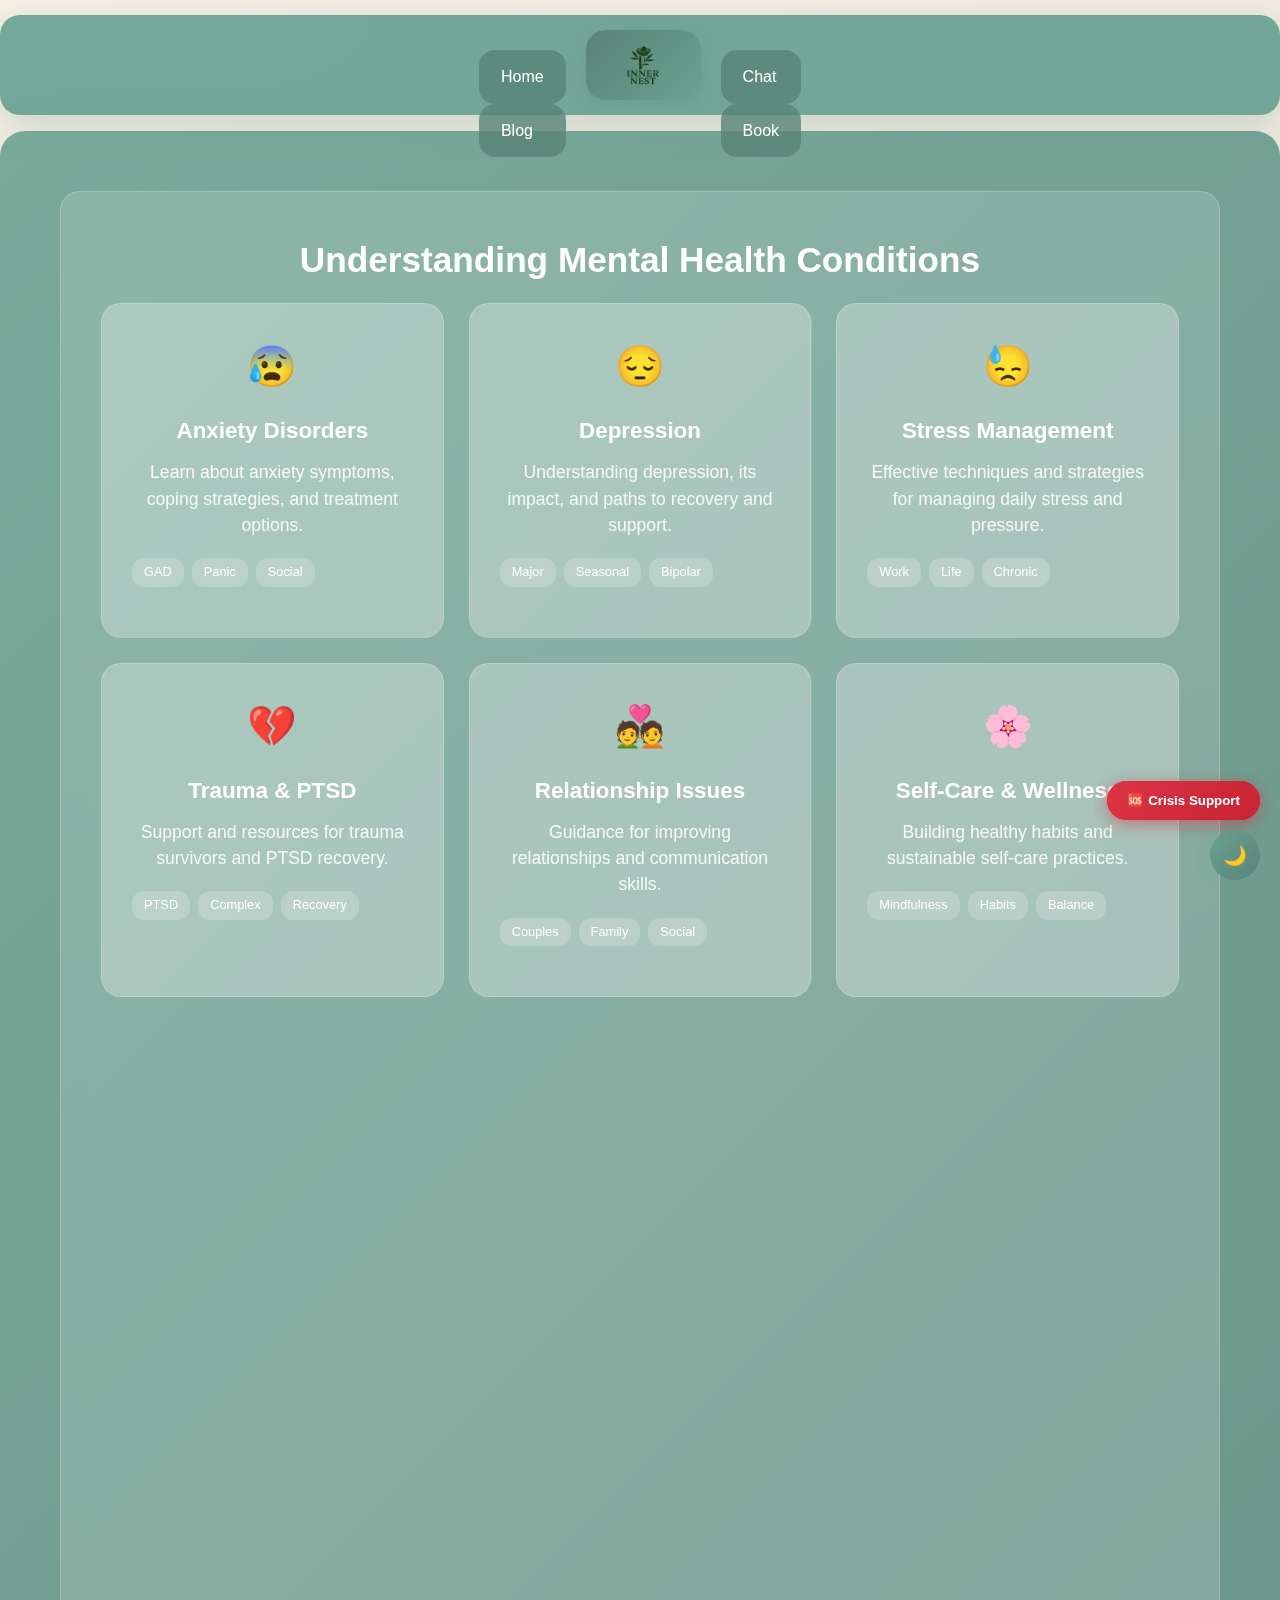
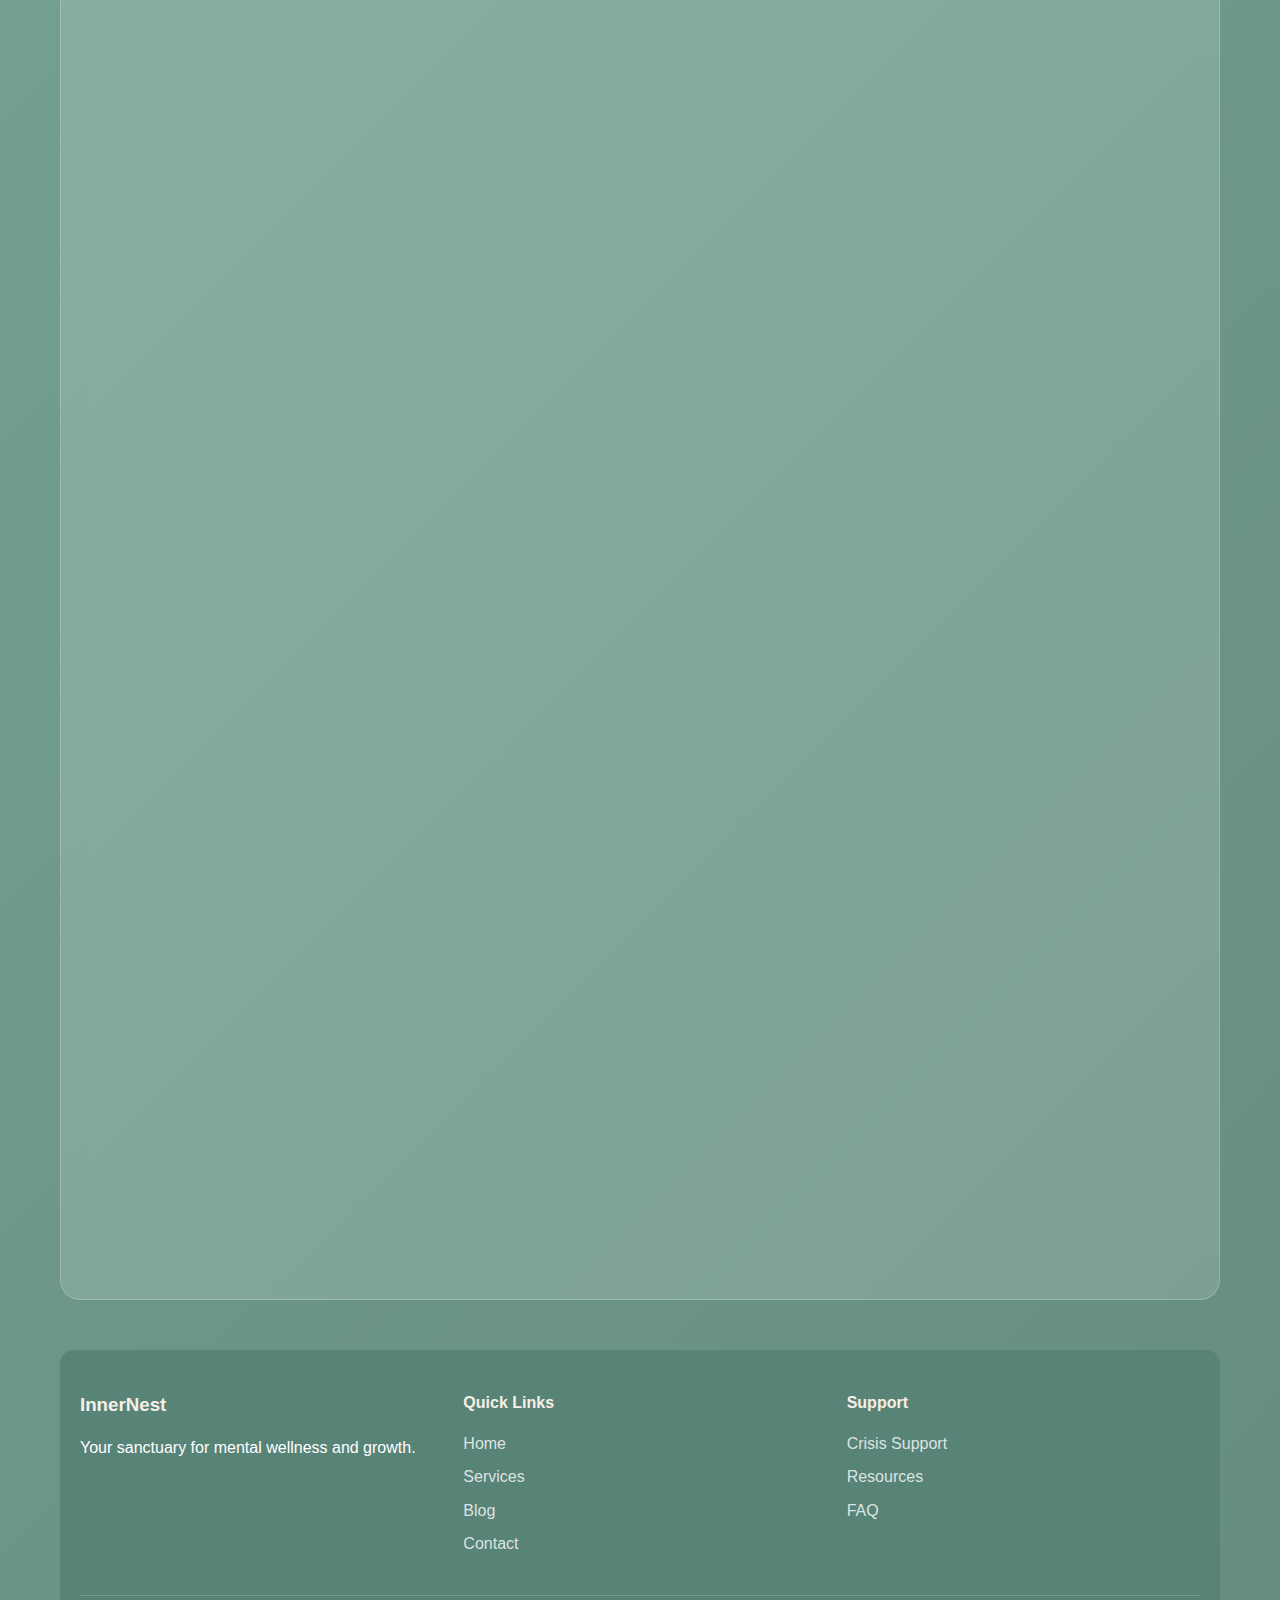
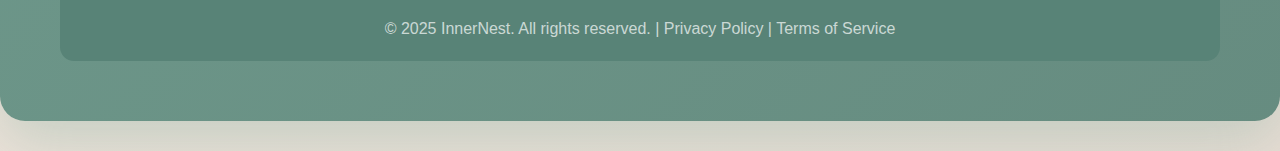
<file: resources.html>
<!DOCTYPE html>
<html lang="en">
<head>
    <meta charset="UTF-8">
    <meta name="viewport" content="width=device-width, initial-scale=1.0">
    <title>InnerNest - Your Mental Health Sanctuary</title>
    <link rel="stylesheet" href="style.css">
</head>
<body>
    <!-- Navigation -->
    <nav class="nav">
        <div class="nav-container">
            <div class="nav-links">
                <a href="index.html" class="nav-link" id="home">
                    <span class="nav-text">Home</span>
                </a>
                <a href="#blog" class="nav-link" id="blog">
                    <span class="nav-text">Blog</span>
                </a>
            </div>
            
            <div class="logo" id="logo">
                <div id="logo_img">
                    <img src="image/InnerNest logo.png" alt="logo" id="image">
                </div>
                

            </div>
            
            <div class="nav-links">
                <a href="#chat" class="nav-link" id="chatb">
                    <span class="nav-text">Chat</span>
                </a>
                <a href="#book" class="nav-link" id="booka">

                    <span class="nav-text">Book</span>
                </a>
            </div>
            
            <div class="mobile-menu-toggle" id="mobileToggle">
                <span>
                </span>
                <span></span>
                <span></span>
            </div>
        </div>
    </nav>

    <!-- Mobile Navigation -->
    <div class="mobile-nav" id="mobileNav">
        <a href="#home" class="mobile-nav-link">
            <span class="nav-icon">🏠</span>
            Home
        </a>
        <a href="#blog" class="mobile-nav-link">
            <span class="nav-icon">📝</span>
            Blog
        </a>
        <a href="#chat" class="mobile-nav-link">
            <span class="nav-icon">💬</span>
            Chat
        </a>
        <a href="#book" class="mobile-nav-link">
            <span class="nav-icon">📅</span>
            Book
        </a>
    </div>
    <!-- Main Hero Section -->
    
    <!-- Mental Health Conditions Section -->
    <section class="disorder-container" id="disorders">
        <div class="container">
            <div class="description" id="description">
                <h2>Understanding Mental Health Conditions</h2>
            <div class="conditions-grid" id="item_container">
                <div class="condition-item" id="anxiety">
                    <div class="condition-icon">😰</div>
                    <h3>Anxiety Disorders</h3>
                    <p>Learn about anxiety symptoms, coping strategies, and treatment options.</p>
                    <div class="condition-tags">
                        <span class="tag">GAD</span>
                        <span class="tag">Panic</span>
                        <span class="tag">Social</span>
                    </div>
                    
                </div>
                
                <div class="condition-item" id="depression">
                    <div class="condition-icon">😔</div>
                    <h3>Depression</h3>
                    <p>Understanding depression, its impact, and paths to recovery and support.</p>
                    <div class="condition-tags">
                        <span class="tag">Major</span>
                        <span class="tag">Seasonal</span>
                        <span class="tag">Bipolar</span>
                    </div>
                </div>
                
                <div class="condition-item" id="stress">
                    <div class="condition-icon">😓</div>
                    <h3>Stress Management</h3>
                    <p>Effective techniques and strategies for managing daily stress and pressure.</p>
                    <div class="condition-tags">
                        <span class="tag">Work</span>
                        <span class="tag">Life</span>
                        <span class="tag">Chronic</span>
                    </div>

                </div>
                
                <div class="condition-item" id="trauma">
                    <div class="condition-icon">💔</div>
                    <h3>Trauma & PTSD</h3>
                    <p>Support and resources for trauma survivors and PTSD recovery.</p>
                    <div class="condition-tags">
                        <span class="tag">PTSD</span>
                        <span class="tag">Complex</span>
                        <span class="tag">Recovery</span>
                    </div>
                </div>
                
                <div class="condition-item" id="relationships">
                    <div class="condition-icon">💑</div>
                    <h3>Relationship Issues</h3>
                    <p>Guidance for improving relationships and communication skills.</p>
                    <div class="condition-tags">
                        <span class="tag">Couples</span>
                        <span class="tag">Family</span>
                        <span class="tag">Social</span>
                    </div>
                </div>
                
                <div class="condition-item" id="selfcare">
                    <div class="condition-icon">🌸</div>
                    <h3>Self-Care & Wellness</h3>
                    <p>Building healthy habits and sustainable self-care practices.</p>
                    <div class="condition-tags">
                        <span class="tag">Mindfulness</span>
                        <span class="tag">Habits</span>
                        <span class="tag">Balance</span>
                    </div>
                </div>
                <div class="condition-item" id="biPolarDisorder">
                    <div class="condition-icon">😵‍💫</div>
                    <h3>Bi-Polar disorder</h3>
                    <p>Learn about Bi-Polar disorder symptoms, coping strategies, and treatment options.</p>
                    <div class="condition-tags">
                        <span class="tag">Mania</span>
                        <span class="tag">Depression</span>
                        <span class="tag">Mood</span>
                    </div>
                </div>
                
                <div class="condition-item" id="panicdisorder">
                    <div class="condition-icon">😱</div>
                    <h3>Panic Disorder</h3>
                    <p>Understanding Panic Disorder, its impact, and paths to recovery and support.</p>
                    <div class="condition-tags">
                        <span class="tag">Anxiety</span>
                        <span class="tag">Panic</span>
                        <span class="tag">Fear</span>
                    </div>
                </div>

                <div class="condition-item" id="delusionaldisorder">
                    <div class="condition-icon">🤯</div>
                    <h3>Delusional disorder</h3>
                    <p>Effective techniques and strategies for managing daily stress and pressure.</p>
                    <div class="condition-tags">
                        <span class="tag">Paranoia</span>
                        <span class="tag">Belief</span>
                        <span class="tag">Persecution</span>
                    </div>
                </div>
                
                <div class="condition-item" id="eatingDisorder">
                    <div class="condition-icon">🍽️</div>
                    <h3>Eating Disorder</h3>
                    <p>Support and resources for individuals struggling with eating disorders.</p>
                    <div class="condition-tags">
                        <span class="tag">Eating</span>
                        <span class="tag">Binge</span>
                        <span class="tag">Bulimia</span>
                    </div>
                </div>
                
                <div class="condition-item" id="Schizophrenia">
                    <div class="condition-icon">🫨</div>
                    <h3>Schizophrenia</h3>
                    <p>Guidance for managing symptoms and improving quality of life.</p>
                    <div class="condition-tags">
                        <span class="tag">Psychosis</span>
                        <span class="tag">Vision</span>
                        <span class="tag">Delusions</span>
                    </div>
                </div>
                
                <div class="condition-item" id="HistrionicPersonalityDisorder">
                    <div class="condition-icon">🎭</div>
                    <h3>Histrionic Personality Disorder</h3>
                    <p>Building healthy habits and sustainable self-care practices.</p>
                    <div class="condition-tags">
                        <span class="tag">Emotional</span>
                        <span class="tag">Dramatic</span>
                        <span class="tag">Pose</span>
                    </div>              
                </div>
                <div class="condition-item" id="Trichotillomania">
                    <div class="condition-icon">💇‍♀️</div>
                    <h3>Trichotillomania</h3>
                    <p>Replace pulling with soothing habits every urge.</p>
                    <div class="condition-tags">
                        <span class="tag">Hair Pulling</span>
                        <span class="tag">Urge</span>
                        <span class="tag">Relief</span>
                    </div>              
                </div>
                <div class="condition-item" id="anankasticPersonalityDisorder">
                    <div class="condition-icon">🧩</div>
                    <h3>Anankastic Personality disorder</h3>
                    <p>Building flexibility daily brings peace and balance.</p>
                    <div class="condition-tags">
                        <span class="tag">perfectionist</span>
                        <span class="tag">neat</span>
                        <span class="tag">fixed</span>
                    </div>              
                </div>
                <div class="condition-item" id="avoidantPersonalityDisorder">
                    <div class="condition-icon">🙈</div>
                    <h3>Avoidant Personality Disorder</h3>
                    <p>Building courage slowly eases fear and isolation.</p>
                    <div class="condition-tags">
                        <span class="tag">Shy</span>
                        <span class="tag">fearful</span>
                        <span class="tag">withdrawn</span>
                    </div>              
                </div>
                <div class="condition-item" id="intermittentExplosiveDisorder">
                    <div class="condition-icon">🤬</div>
                    <h3>Intermittent Explosive Disorder</h3>
                    <p>Building calm habits prevents sudden anger and harm.</p>
                    <div class="condition-tags">
                        <span class="tag">Anger</span>
                        <span class="tag">Implulsive</span>
                        <span class="tag">Intense</span>
                    </div>              
                </div>
                <div class="condition-item" id="bodyDysmorphicDisorder">
                    <div class="condition-icon">🪞</div>
                    <h3>Body Dysmorphic disorder</h3>
                    <p>Building self-love reduces harmful thoughts about appearance.</p>
                    <div class="condition-tags">
                        <span class="tag">Critical</span>
                        <span class="tag">anxious</span>
                        <span class="tag">insecure</span>
                    </div>              
                </div>
                <div class="condition-item" id="maladaptiveDaydreaming">
                    <div class="condition-icon">💭</div>
                    <h3>Maladaptive Daydreaming</h3>
                    <p>Building focus helps ground dreams into reality.</p>
                    <div class="condition-tags">
                        <span class="tag">Distracted</span>
                        <span class="tag">dreamy</span>
                        <span class="tag">avoidant</span>
                    </div>              
                </div>
                <div class="condition-item" id="prolongedGriefDisorder">
                    <div class="condition-icon">😭</div>
                    <h3>Prolonged Grief Disorder</h3>
                    <p>Building support eases pain and nurtures healing.</p>
                    <div class="condition-tags">
                        <span class="tag">Sad</span>
                        <span class="tag">persistent</span>
                        <span class="tag">lonely</span>
                    </div>              
                </div>
                <div class="condition-item" id="attachmentDisorder">
                    <div class="condition-icon">💔</div>
                    <h3>Attachment Disorder</h3>
                    <p>Building trust slowly strengthens emotional connection and security.</p>
                    <div class="condition-tags">
                        <span class="tag">Distrustful</span>
                        <span class="tag">isolated</span>
                        <span class="tag">insecure</span>
                    </div>              
                </div>
                <div class="condition-item" id="dissociativeIdentityDisorder">
                    <div class="condition-icon">👥</div>
                    <h3>Dissociative Identity Disorder</h3>
                    <p>Building integration promotes harmony between multiple identities.</p>
                    <div class="condition-tags">
                        <span class="tag">Dissociative</span>
                        <span class="tag">lost</span>
                        <span class="tag">complex</span>
                    </div>              
                </div>
              </div>
              
              </div>
            
             
            

    <!-- Footer -->
    <footer class="footer">
        <div class="container">
            <div class="footer-content">
                <div class="footer-section">
                    <h3>InnerNest</h3>
                    <p>Your sanctuary for mental wellness and growth.</p>
                </div>
                <div class="footer-section">
                    <h4>Quick Links</h4>
                    <ul>
                        <li><a href="index.html">Home</a></li>
                        <li><a href="#services">Services</a></li>
                        <li><a href="#blog">Blog</a></li>
                        <li><a href="#contact">Contact</a></li>
                    </ul>
                </div>
                <div class="footer-section">
                    <h4>Support</h4>
                    <ul>
                        <li><a href="#crisis">Crisis Support</a></li>
                        <li><a href="#resources">Resources</a></li>
                        <li><a href="#faq">FAQ</a></li>
                    </ul>
                </div>
            </div>
            <div class="footer-bottom">
                <p>&copy; 2025 InnerNest. All rights reserved. | Privacy Policy | Terms of Service</p>
            </div>
        </div>
    </footer>

    <script src="script.js"></script>
</body>
</html>
</file>
<file: css/style.css>
@font-face {
  font-family: 'MyFont';
  src: url('../fonts/Louis George Cafe Light.ttf') format('truetype');
  font-weight: normal;
  font-style: normal;
}

*{
    margin: 0;
    padding: 0;
    box-sizing: border-box;
}

body {
    font-family: 'MyFont';
    background: linear-gradient(135deg, #F7EFE5 0%, #E8DDD4 100%);
    min-height: 100vh;
    line-height: 1.6;
    color: #2C3E37;
    overflow-x: hidden;
}

.container {
    max-width: 1200px;
    margin: 0 auto;
    padding: 0 20px;
}

/* Navigation */
.nav {
     font-family: 'MyFont';
    background: rgba(107, 162, 146, 0.95);
    backdrop-filter: blur(10px);
    border-radius: 20px;
    margin: 1px auto;
    max-width: 1750px;
    padding: 15px 30px;
    box-shadow: 0 8px 32px rgba(107, 162, 146, 0.3);
    position: sticky;
    top: 15px;
    z-index: 1000;
    transition: all 0.3s ease;
}

.nav-container {
    display: flex;
    justify-content: center;
    align-items: center;
    gap: 20px;
}
.nav-links{
    height: 30px;
}
.nav-link.active {
    background: rgba(88, 131, 119, 1);
    border-color: rgba(255, 255, 255, 0.3);
}
#index,#post{
    display: flex;
    margin-right: 10%;
}
#chat,#book{
    display: flex;
    margin-left: 10%;
}

.nav-link {
    display: flex;
    align-items: center;
    gap: 8px;
    padding: 20px 20px;
    background: rgba(88, 131, 119, 0.8);
    border-radius: 16px;
    text-decoration: none;
    color: white;
    font-weight: 400;
    transition: all 0.3s ease;
    border: 2px solid transparent;
}

.nav-link:hover {
    background: rgba(88, 131, 119, 1);
    transform: translateY(-2px);
    box-shadow: 0 5px 15px rgba(88, 131, 119, 0.4);
    border-color: rgba(255, 255, 255, 0.2);
}

.nav-text {
    margin: 0;
    font-size: 1rem;
}

.nav-icon {
    font-size: 1.2em;
}

.logo {
    display: flex;
    align-items: center;
    padding: 10px 20px;
    background: linear-gradient(135deg, #588377, #6BA292);
    border-radius: 20px;
    color: white;
    font-weight: bold;
    box-shadow: 0 4px 15px rgba(88, 131, 119, 0.3);
}

#logo_img {
    display: flex;
    justify-content: center;
    align-items: center;
}

#image {
    height: 40px;
    height: 50px;
    width: auto;
}

/* Mobile Menu Toggle Button */
.mobile-menu-toggle {
    display: none;
    flex-direction: column;
    gap: 5px;
    cursor: pointer;
    padding: 10px;
    background: rgba(88, 131, 119, 0.8);
    border-radius: 10px;
    z-index: 2001;
    position: relative;
}

.mobile-menu-toggle span {
    width: 25px;
    height: 3px;
    background: white;
    border-radius: 3px;
    transition: all 0.3s ease;
    display: block;
}

.mobile-menu-toggle.active span:nth-child(1) {
    transform: rotate(45deg) translate(7px, 7px);
}

.mobile-menu-toggle.active span:nth-child(2) {
    opacity: 0;
}

.mobile-menu-toggle.active span:nth-child(3) {
    transform: rotate(-45deg) translate(7px, -7px);
}

/* Mobile Navigation */
.mobile-nav {
    display: none;
    position: fixed;
    top: 0;
    left: 0;
    width: 100%;
    height: 100vh;
    background: rgba(107, 162, 146, 0.98);
    backdrop-filter: blur(10px);
    z-index: 2000;
    flex-direction: column;
    justify-content: center;
    align-items: center;
    gap: 30px;
    opacity: 0;
    visibility: hidden;
    transition: all 0.3s ease;
}

.mobile-nav.active {
    display: flex;
    opacity: 1;
    visibility: visible;
}

.mobile-nav-link {
    display: flex;
    align-items: center;
    gap: 15px;
    padding: 20px 40px;
    background: rgba(88, 131, 119, 0.8);
    border-radius: 20px;
    text-decoration: none;
    color: white;
    font-size: 1.2rem;
    font-weight: 500;
    transition: all 0.3s ease;
    min-width: 250px;
    justify-content: center;
}

.mobile-nav-link:hover {
    background: rgba(88, 131, 119, 1);
    transform: scale(1.05);
}

/* Main Hero Section */
.main-container {
    background: linear-gradient(135deg, rgba(107, 162, 146, 0.9), rgba(88, 131, 119, 0.9));
    border-radius: 25px;
    margin: 30px auto;
    max-width: 1750px;
    padding: 60px 40px;
    box-shadow: 0 20px 60px rgba(107, 162, 146, 0.3);
    position: relative;
    overflow: hidden;
    color: white;
}

.main-container::before {
    content: '';
    position: absolute;
    top: -50%;
    left: -50%;
    width: 200%;
    height: 200%;
    background: radial-gradient(circle, rgba(255,255,255,0.1) 0%, transparent 50%);
    animation: rotate 20s linear infinite;
}

.hero-content {
    display: grid;
    grid-template-columns: 1fr 1fr;
    gap: 60px;
    align-items: center;
    position: relative;
    z-index: 1;
}

.hero-text {
    color: white;
}

.hero-title {
    font-size: 3.5rem;
    font-weight: 700;
    margin-bottom: 20px;
    line-height: 1.2;
    background: linear-gradient(135deg, #fff, #e8f5f1);
    -webkit-background-clip: text;
    -webkit-text-fill-color: transparent;
    background-clip: text;
}

.hero-subtitle {
    font-size: 1.3rem;
    margin-bottom: 40px;
    opacity: 0.95;
    line-height: 1.6;
}

.hero-visual {
    display: grid;
    grid-template-columns: repeat(2, 1fr);
    gap: 20px;
    position: relative;
}

.floating-card {
    background: rgba(255, 255, 255, 0.15);
    backdrop-filter: blur(10px);
    border-radius: 20px;
    padding: 30px 20px;
    text-align: center;
    color: white;
    border: 1px solid rgba(255, 255, 255, 0.2);
    transition: all 0.3s ease;
    animation: float 3s ease-in-out infinite;
}

.floating-card:nth-child(2) {
    animation-delay: -1s;
    grid-column: span 2;
    margin: 0 20px;
}

.floating-card:nth-child(3) {
    animation-delay: -2s;
}

.floating-card:hover {
    transform: translateY(-5px) scale(1.02);
    background: rgba(255, 255, 255, 0.2);
    box-shadow: 0 10px 30px rgba(0, 0, 0, 0.2);
}

.card-icon {
    font-size: 2.5rem;
    margin-bottom: 15px;

}

.floating-card h3 {
    font-size: 1.3rem;
    margin-bottom: 10px;
    font-weight: 600;
}

.floating-card p {
    opacity: 0.9;
    font-size: 0.95rem;
}

/* Mental Health Conditions Section */
.disorder-container{
    background: linear-gradient(135deg, rgba(107, 162, 146, 0.9), rgba(88, 131, 119, 0.9));
    border-radius: 25px;
    margin: 30px auto;
    max-width: 1750px;
    padding: 60px 40px;
    box-shadow: 0 20px 60px rgba(107, 162, 146, 0.3);
}

.description {
    background: rgba(255, 255, 255, 0.15);
    backdrop-filter: blur(10px);
    border-radius: 20px;
    padding: 40px;
    text-align: center;
    margin-bottom: 40px;
    border: 1px solid rgba(255, 255, 255, 0.2);
}

.description h2 {
    color: white;
    font-size: 2.2rem;
    margin-bottom: 15px;
    font-weight: 600;
}

.description p {
    color: rgba(255, 255, 255, 0.9);
    font-size: 1.1rem;
    line-height: 1.6;
}

.conditions-grid {
    display: grid;
    grid-template-columns: repeat(auto-fit, minmax(300px, 1fr));
    gap: 25px;
}

.condition-item {
    background: rgba(255, 255, 255, 0.15);
    backdrop-filter: blur(10px);
    border-radius: 20px;
    padding: 30px;
    border: 1px solid rgba(255, 255, 255, 0.2);
    transition: all 0.3s ease;
    cursor: pointer;
}

.condition-item:hover {
    transform: translateY(-5px);
    background: rgba(255, 255, 255, 0.2);
    box-shadow: 0 15px 35px rgba(0, 0, 0, 0.2);
}
.condition-icon{
    display: flex;
    justify-content: center;
    font-size: 40px;
}

.condition-icon img{
    display: flex;
    justify-content: center;
    width: 85%;
    margin-bottom: 10px;
    border-radius: 7%;
}

.condition-item h3 {
    color: white;
    font-size: 1.4rem;
    margin-bottom: 10px;
    font-weight: 600;
}

.condition-item p {
    color: rgba(255, 255, 255, 0.9);
    margin-bottom: 20px;
    line-height: 1.5;
}

.condition-tags {
    display: flex;
    gap: 8px;
    margin-bottom: 20px;
    flex-wrap: wrap;
}

.tag {
    background: rgba(255, 255, 255, 0.2);
    color: white;
    padding: 4px 12px;
    border-radius: 12px;
    font-size: 0.8rem;
    font-weight: 500;
}

/* Footer */
.footer {
    background: #588377;
    color: white;
    padding: 40px 0 20px;
    margin-top: 50px;
    border-radius: 14px;
    max-width: 1750px;
    margin: 30px auto;
}

.footer-content {
    display: grid;
    grid-template-columns: repeat(auto-fit, minmax(250px, 1fr));
    gap: 30px;
    margin-bottom: 30px;
}

.footer-section h3,
.footer-section h4 {
    margin-bottom: 15px;
    color: #F7EFE5;
}

.footer-section ul {
    list-style: none;
}

.footer-section ul li {
    margin-bottom: 8px;
}

.footer-section ul li a {
    color: rgba(255, 255, 255, 0.8);
    text-decoration: none;
    transition: color 0.3s ease;
}

.footer-section ul li a:hover {
    color: white;
}

.footer-bottom {
    border-top: 1px solid rgba(255, 255, 255, 0.2);
    padding-top: 20px;
    text-align: center;
    color: rgba(255, 255, 255, 0.7);
}

/* Animations */
@keyframes float {
    0%, 100% { transform: translateY(0px); }
    50% { transform: translateY(-10px); }
}

@keyframes rotate {
    from { transform: rotate(0deg); }
    to { transform: rotate(360deg); }
}

/* Dark Mode Styles */
.dark-mode {
    background: linear-gradient(135deg, #2C3E37 0%, #1a2922 100%);
    color: #F7EFE5;
}

.dark-mode .nav {
    background: rgba(44, 62, 55, 0.95);
}

.dark-mode .nav-link {
    background: rgba(26, 41, 34, 0.8);
}

.dark-mode .nav-link:hover {
    background: rgba(26, 41, 34, 1);
}

.dark-mode .logo {
    background: linear-gradient(135deg, #3b5a4e, #588377);
}

.dark-mode .main-container,
.dark-mode .disorder-container {
    background: linear-gradient(135deg, rgba(44, 62, 55, 0.9), rgba(26, 41, 34, 0.9));
}

.dark-mode .description {
    background: rgba(26, 41, 34, 0.5);
    border-color: rgba(107, 162, 146, 0.3);
}

.dark-mode .condition-item {
    background: rgba(26, 41, 34, 0.5);
    border-color: rgba(107, 162, 146, 0.3);
}

.dark-mode .condition-item:hover {
    background: rgba(26, 41, 34, 0.7);
}

.dark-mode .floating-card {
    background: rgba(26, 41, 34, 0.5);
    border-color: rgba(107, 162, 146, 0.3);
}

.dark-mode .floating-card:hover {
    background: rgba(26, 41, 34, 0.7);
}

.dark-mode .footer {
    background: #2C3E37;
}

.dark-mode .mobile-nav {
    background: rgba(44, 62, 55, 0.98);
}

.dark-mode .mobile-nav-link {
    background: rgba(26, 41, 34, 0.8);
}

.dark-mode .mobile-nav-link:hover {
    background: rgba(26, 41, 34, 1);
}

.dark-mode .mobile-menu-toggle {
    background: rgba(26, 41, 34, 0.8);
}

/* Responsive Design */
@media (max-width: 1024px) {
    #booking-form{
        text-align: left;
    }
    #booking-photo{
        justify-content: center;
        text-align: center;
    }
    .hero-content {
        grid-template-columns: 1fr;
        gap: 40px;
        text-align: center;
    }

    .hero-title {
        font-size: 3rem;
    }

    .conditions-grid {
        grid-template-columns: repeat(auto-fit, minmax(280px, 1fr));
    }
    .footer{
        width: 95%;
    }
}

@media (max-width: 768px) {
    
    /* Hide desktop navigation, show mobile toggle */
    .nav-links {
        display: none !important;
    }

    .mobile-menu-toggle {
        display: flex;
    }

    .nav {
        padding: 10px 20px;
        margin: 10px;
    }

    .nav-container {
        justify-content: space-between;
    }

    .logo {
        padding: 8px 15px;
    }

    #image {
        height: 35px;
    }

    .hero-title {
        font-size: 2.5rem;
    }

    .hero-subtitle {
        font-size: 1.1rem;
    }

    .main-container,
    .disorder-container {
        padding: 40px 20px;
        margin: 20px 10px;
    }

    .conditions-grid {
        grid-template-columns: 1fr;
    }

    .description h2 {
        font-size: 1.8rem;
    }

    .floating-card:nth-child(2) {
        grid-column: span 1;
        margin: 0;
    }

    .hero-visual {
        grid-template-columns: 1fr;
    }
    #testimony{
        padding: 40px 20px;
        margin: 20px 10px;
    }
}

@media (max-width: 480px) {
    .container {
        padding: 0 15px;
    }

    .nav {
        margin: 10px;
        padding: 10px 15px;
    }

    .hero-title {
        font-size: 2rem;
    }

    .hero-subtitle {
        font-size: 1rem;
    }

    .condition-item {
        padding: 25px 20px;
    }

    .conditions-grid {
        gap: 20px;
    }

    .mobile-nav-link {
        min-width: 200px;
        padding: 18px 30px;
        font-size: 1.1rem;
    }
}
#s_appointment{
    display: flex;
    justify-content: center;
}
#info_collector input{
    display: flex;
    height: 40px;
    width: 100%;
    padding: 14px;
    border-radius: 14px;
    background-color: transparent;
    border: solid #ffffff;
    color: white;
}
#info_collector #message{
    height: 100px;
}
#message{
    border-radius: 14px;
    background: transparent;
    border: solid white;
    color: #fff;
    width: 100%;
    padding: 14px;
}
::placeholder{
    color: rgb(255, 255, 255);
}
#more{
    display: flex;
    justify-content: center;
}
#learnmore{
    display: flex;
    justify-content: center;
    padding: 7px;
    background-color: rgba(255, 255, 255, 0.15);
    width: 120px;
    height: 30px;
    text-decoration: none;
    border-radius: 14px;
    color: #fff;
    align-items: center;
    backdrop-filter: blur(10px);
}
a{
    text-decoration: none;
}
@media (max-width: 768px) {
    #s_appointment{
        justify-content: center;
        font-size: 10px;

    }
    #submit{
        font-size: 20px;
    }
}

/* ========== GAMES OVERLAY ========== */
.games-overlay {
    display: none;
    position: fixed;
    top: 0;
    left: 0;
    width: 100%;
    height: 100%;
    background: rgba(0, 0, 0, 0.85);
    backdrop-filter: blur(8px);
    z-index: 9999;
    justify-content: center;
    align-items: center;
    padding: 20px;
    opacity: 0;
    transition: opacity 0.3s ease;
}

.games-overlay.active {
    opacity: 1;
}

.games-popup {
    background: linear-gradient(135deg, #ffffff 0%, #f8f9fa 100%);
    border-radius: 25px;
    max-width: 1000px;
    width: 100%;
    max-height: 90vh;
    overflow-y: auto;
    padding: 40px;
    position: relative;
    animation: popupSlide 0.4s cubic-bezier(0.68, -0.55, 0.265, 1.55);
    box-shadow: 0 25px 50px rgba(0, 0, 0, 0.3);
}

@keyframes popupSlide {
    from {
        transform: translateY(-100px) scale(0.8);
        opacity: 0;
    }
    to {
        transform: translateY(0) scale(1);
        opacity: 1;
    }
}

.popup-header {
    color: #000000;
    text-align: center;
    margin-bottom: 35px;
}

.close-popup {
    position: absolute;
    top: 20px;
    right: 20px;
    background: #ff0000;
    border: none;
    width: 45px;
    height: 45px;
    border-radius: 50%;
    font-size: 28px;
    cursor: pointer;
    transition: all 0.3s ease;
    display: flex;
    align-items: center;
    justify-content: center;
    color: #ffffff;
    z-index: 10;
}

.close-popup:hover {
    background: #ef4444;
    color: white;
    transform: rotate(90deg) scale(1.1);
}

.games-title {
    font-size: 36px;
    color: #000000;
    margin-bottom: 10px;
    font-weight: 700;
    background: white;
    -webkit-background-clip: text;
    -webkit-text-fill-color: transparent;
    background-clip: text;
}

.games-subtitle {
    color: #ffffff;
    font-size: 16px;
    font-weight: 500;
}

/* ========== GAMES GRID ========== */
.games-grid {
    display: grid;
    grid-template-columns: repeat(auto-fit, minmax(240px, 1fr));
    gap: 20px;
    opacity: 1;
    transition: opacity 0.3s ease;
}

.game-card {
    background: linear-gradient(135deg, #667eea 0%, #764ba2 100%);
    padding: 30px 25px;
    border-radius: 20px;
    cursor: pointer;
    transition: all 0.4s cubic-bezier(0.175, 0.885, 0.32, 1.275);
    text-align: center;
    color: white;
    position: relative;
    overflow: hidden;
    animation: fadeInUp 0.5s ease backwards;
}

@keyframes fadeInUp {
    from {
        opacity: 0;
        transform: translateY(30px);
    }
    to {
        opacity: 1;
        transform: translateY(0);
    }
}

.game-card::before {
    content: '';
    position: absolute;
    top: 0;
    left: 0;
    width: 100%;
    height: 100%;
    background: linear-gradient(135deg, rgba(255,255,255,0.1) 0%, rgba(255,255,255,0) 100%);
    opacity: 0;
    transition: opacity 0.3s ease;
}

.game-card:hover::before {
    opacity: 1;
}

.game-card:hover {
    transform: translateY(-10px) scale(1.03);
    box-shadow: 0 20px 40px rgba(0, 0, 0, 0.3);
}

.game-card:active {
    transform: translateY(-5px) scale(0.98);
}

/* Game Card Color Variations */
.game-card:nth-child(1) { background: rgba(255, 255, 255, 0.15); }
.game-card:nth-child(2) { background: rgba(255, 255, 255, 0.15); }
.game-card:nth-child(3) { background: rgba(255, 255, 255, 0.15); }
.game-card:nth-child(4) { background: rgba(255, 255, 255, 0.15); }
.game-card:nth-child(5) { background: rgba(255, 255, 255, 0.15);}
.game-card:nth-child(6) { background: rgba(255, 255, 255, 0.15); }
.game-card:nth-child(7) { background: rgba(255, 255, 255, 0.15); }
.game-card:nth-child(8) { background: rgba(255, 255, 255, 0.15); }
.game-card:nth-child(9) { background: rgba(255, 255, 255, 0.15); }
.game-card:nth-child(10) { background: rgba(255, 255, 255, 0.15); }
.game-card:nth-child(11) { background: rgba(255, 255, 255, 0.15);}
.game-card:nth-child(12) { background: rgba(255, 255, 255, 0.15); }
.game-card:nth-child(13) {background: rgba(255, 255, 255, 0.15);}
.game-card:nth-child(14) { background: rgba(255, 255, 255, 0.15); }
.game-card:nth-child(15) { background: rgba(255, 255, 255, 0.15); }

.game-icon {
    font-size: 52px;
    margin-bottom: 15px;
    display: block;
    filter: drop-shadow(0 4px 6px rgba(0, 0, 0, 0.2));
}

.game-card h3 {
    font-size: 20px;
    margin-bottom: 10px;
    font-weight: 600;
}

.game-card p {
    font-size: 14px;
    opacity: 0.95;
    margin-bottom: 12px;
}

.game-badge {
    display: inline-block;
    background: rgba(255, 255, 255, 0.25);
    padding: 4px 12px;
    border-radius: 20px;
    font-size: 11px;
    font-weight: 600;
    text-transform: uppercase;
    letter-spacing: 0.5px;
    margin-top: 8px;
    backdrop-filter: blur(10px);
}

/* ========== GAME CONTAINER ========== */
.game-container {
    padding: 20px 0;
    opacity: 1;
    transition: opacity 0.3s ease;
}

.back-button {
    background: rgba(255, 255, 255, 0.15);
    color: white;
    border: none;
    padding: 12px 28px;
    border-radius: 12px;
    cursor: pointer;
    font-size: 16px;
    font-weight: 600;
    margin-bottom: 25px;
    transition: all 0.3s ease;
    display: inline-flex;
    align-items: center;
    gap: 8px;
    box-shadow: 0 6px 20px rgb(77, 117, 106);
}

.back-button:hover {
    transform: translateX(-5px);
    box-shadow: 0 6px 20px rgb(77, 117, 106);
}

.back-button span {
    font-size: 20px;
    transition: transform 0.3s ease;
}

.back-button:hover span {
    transform: translateX(-3px);
}

/* ========== COMMON GAME STYLES ========== */
.game-description {
    text-align: center;
    color: #64748b;
    font-size: 16px;
    margin-bottom: 20px;
}

.game-score {
    text-align: center;
    font-size: 20px;
    font-weight: 700;
    color: #6366f1;
    margin-bottom: 20px;
}

.game-stats {
    display: flex;
    gap: 30px;
    justify-content: center;
    margin-bottom: 20px;
}

.game-hint {
    text-align: center;
    color: #94a3b8;
    font-size: 14px;
    font-style: italic;
    margin-top: 15px;
}

.game-button {
    background: red;
    color: white;
    border: none;
    padding: 15px 40px;
    border-radius: 12px;
    cursor: pointer;
    font-size: 18px;
    font-weight: 600;
    margin-top: 20px;
    transition: all 0.3s ease;
    box-shadow: 0 4px 15px rgba(78, 18, 16, 0.3);
}

.game-button:hover {
    background: linear-gradient(135deg, #4f46e5 0%, #4338ca 100%);
    transform: translateY(-2px);
    box-shadow: 0 6px 20px rgba(99, 102, 241, 0.4);
}

.game-button:active {
    transform: translateY(0);
}

.game-button.active {
    background: linear-gradient(135deg, #ef4444 0%, #dc2626 100%);
}

.game-button-sm {
    background: #ef4444;
    color: white;
    border: none;
    padding: 10px 24px;
    border-radius: 10px;
    cursor: pointer;
    font-size: 14px;
    margin-top: 20px;
    font-weight: 600;
    transition: all 0.3s ease;
    box-shadow: 0 2px 8px rgba(239, 68, 68, 0.3);
}

.game-button-sm:hover {
    background: #dc2626;
    transform: translateY(-2px);
    box-shadow: 0 4px 12px rgba(239, 68, 68, 0.4);
}

.control-label {
    display: flex;
    flex-direction: column;
    gap: 8px;
    font-size: 14px;
    font-weight: 600;
    color: #475569;
}

.control-label input[type="range"] {
    width: 150px;
}

/* ========== BREATHING GAME ========== */
.breathing-game {
    text-align: center;
    padding: 40px 20px;
}

.breathing-circle {
    width: 220px;
    height: 220px;
    border-radius: 50%;
    background: linear-gradient(135deg, #ea6666 0%, #640a0a 100%);
    margin: 40px auto;
    display: flex;
    align-items: center;
    justify-content: center;
    color: white;
    font-size: 28px;
    font-weight: 700;
    transition: transform 4s ease-in-out;
    box-shadow: 0 15px 40px #640a0a;
}

#breathInstruction {
    font-size: 18px;
    color: #ffffff;
    margin: 25px 0;
    min-height: 50px;
    font-weight: 500;
}

/* ========== BUBBLE GAME ========== */
.bubble-game {
    text-align: center;
}

.bubble-canvas {
    position: relative;
    width: 100%;
    height: 450px;
    background: linear-gradient(to bottom, #87ceeb, #bae6fd);
    border-radius: 20px;
    overflow: hidden;
    box-shadow: inset 0 4px 12px rgba(0, 0, 0, 0.1);
}

.bubble {
    position: absolute;
    bottom: -80px;
    width: 60px;
    height: 60px;
    border-radius: 50%;
    cursor: pointer;
    animation: bubbleRise 6s linear;
    background: radial-gradient(circle at 30% 30%, rgba(255, 255, 255, 0.8), rgba(147, 197, 253, 0.4));
    box-shadow: inset -10px -10px 20px rgba(255, 255, 255, 0.5);
}

@keyframes bubbleRise {
    to {
        bottom: 110%;
        transform: translateX(20px);
    }
}

@keyframes bubblePop {
    to {
        transform: scale(2);
        opacity: 0;
    }
}

.pop-effect {
    position: absolute;
    font-size: 24px;
    font-weight: 700;
    color: #fff;
    pointer-events: none;
    animation: popFloat 0.5s ease-out;
    text-shadow: 2px 2px 4px rgba(0, 0, 0, 0.3);
}

@keyframes popFloat {
    to {
        transform: translateY(-40px);
        opacity: 0;
    }
}

/* ========== PAINT GAME ========== */
.paint-game {
    text-align: center;
}

.paint-controls {
    display: flex;
    gap: 20px;
    justify-content: center;
    align-items: center;
    margin-bottom: 25px;
    flex-wrap: wrap;
}

#paintCanvas, #gardenCanvas, #mandalaCanvas {
    border: 3px solid #e2e8f0;
    border-radius: 15px;
    cursor: crosshair;
    background: white;
    max-width: 100%;
    box-shadow: 0 4px 20px rgba(0, 0, 0, 0.1);
}

#paintColor, #mandalaColor {
    width: 60px;
    height: 45px;
    border: 2px solid #e2e8f0;
    border-radius: 10px;
    cursor: pointer;
}

input[type="range"] {
    -webkit-appearance: none;
    appearance: none;
    height: 8px;
    background: #e2e8f0;
    border-radius: 10px;
    outline: none;
}

input[type="range"]::-webkit-slider-thumb {
    -webkit-appearance: none;
    appearance: none;
    width: 20px;
    height: 20px;
    background: #6366f1;
    cursor: pointer;
    border-radius: 50%;
    box-shadow: 0 2px 8px rgba(99, 102, 241, 0.4);
}

input[type="range"]::-moz-range-thumb {
    width: 20px;
    height: 20px;
    background: #6366f1;
    cursor: pointer;
    border-radius: 50%;
    border: none;
    box-shadow: 0 2px 8px rgba(99, 102, 241, 0.4);
}

/* ========== MEMORY GAME ========== */
.memory-game {
    text-align: center;
}

.memory-grid {
    display: grid;
    grid-template-columns: repeat(4, 1fr);
    gap: 15px;
    max-width: 550px;
    margin: 0 auto;
}

.memory-card {
    aspect-ratio: 1;
    background: #6366f1;
    border-radius: 15px;
    cursor: pointer;
    position: relative;
    transition: transform 0.6s;
    transform-style: preserve-3d;
    box-shadow: 0 4px 12px rgba(0, 0, 0, 0.15);
}

.memory-card:hover {
    transform: translateY(-5px) rotateY(0deg);
}

.memory-card.flipped {
    transform: rotateY(180deg);
}

.memory-card.matched {
    opacity: 0.6;
    cursor: default;
    animation: matchPulse 0.5s ease;
}

@keyframes matchPulse {
    0%, 100% { transform: scale(1); }
    50% { transform: scale(1.1); }
}

.card-front,
.card-back {
    position: absolute;
    width: 100%;
    height: 100%;
    display: flex;
    align-items: center;
    justify-content: center;
    font-size: 36px;
    border-radius: 15px;
    backface-visibility: hidden;
}

.card-front {
    background: linear-gradient(135deg, #6366f1 0%, #4f46e5 100%);
    color: white;
    font-size: 48px;
    font-weight: 700;
}

.card-back {
    background: white;
    transform: rotateY(180deg);
    box-shadow: 0 4px 12px rgba(0, 0, 0, 0.1);
}

/* ========== TYPING GAME ========== */
.typing-game {
    text-align: center;
    padding: 40px 20px;
}

.typing-target {
    font-size: 32px;
    font-weight: 700;
    color: #6366f1;
    margin: 30px 0;
    min-height: 45px;
    text-shadow: 2px 2px 4px rgba(99, 102, 241, 0.1);
}

.typing-input {
    width: 100%;
    max-width: 550px;
    padding: 18px;
    font-size: 18px;
    border: 3px solid #e2e8f0;
    border-radius: 12px;
    text-align: center;
    transition: all 0.3s ease;
    font-family: inherit;
}

.typing-input:focus {
    outline: none;
    border-color: #6366f1;
    box-shadow: 0 0 0 4px rgba(99, 102, 241, 0.1);
}

.typing-feedback {
    margin-top: 20px;
    font-size: 18px;
    font-weight: 600;
    min-height: 30px;
}

/* ========== GARDEN GAME ========== */
.garden-game {
    text-align: center;
}

/* ========== WHACK-A-MOLE GAME ========== */
.whack-game {
    text-align: center;
}

.whack-grid {
    display: grid;
    grid-template-columns: repeat(3, 1fr);
    gap: 20px;
    max-width: 500px;
    margin: 30px auto;
}

.whack-hole {
    width: 130px;
    height: 130px;
    background: radial-gradient(circle, #8b4513 0%, #654321 100%);
    border-radius: 50%;
    position: relative;
    cursor: pointer;
    box-shadow: inset 0 15px 30px rgba(0, 0, 0, 0.4);
    overflow: hidden;
}

.mole {
    position: absolute;
    bottom: -70px;
    left: 50%;
    transform: translateX(-50%);
    font-size: 56px;
    transition: bottom 0.3s ease;
    filter: drop-shadow(0 4px 8px rgba(0, 0, 0, 0.3));
}

.whack-hole.active .mole {
    bottom: 25px;
}

.whack-hole.whacked {
    animation: holeShake 0.2s ease;
}

@keyframes holeShake {
    0%, 100% { transform: translateX(0); }
    25% { transform: translateX(-5px); }
    75% { transform: translateX(5px); }
}

/* ========== BALLOON GAME ========== */
.balloon-game {
    text-align: center;
}

.balloon-canvas {
    position: relative;
    width: 100%;
    height: 450px;
    background: linear-gradient(to bottom, #87ceeb 0%, #e0f6ff 100%);
    border-radius: 20px;
    overflow: hidden;
    box-shadow: inset 0 4px 12px rgba(0, 0, 0, 0.1);
}

.balloon {
    position: absolute;
    bottom: -90px;
    width: 65px;
    height: 85px;
    border-radius: 50% 50% 50% 50% / 60% 60% 40% 40%;
    cursor: pointer;
    animation: balloonRise 6s linear;
    box-shadow: inset -10px -10px 20px rgba(0, 0, 0, 0.1), 0 8px 20px rgba(0, 0, 0, 0.2);
}

.balloon-string {
    position: absolute;
    bottom: -35px;
    left: 50%;
    transform: translateX(-50%);
    width: 2px;
    height: 35px;
    background: #333;
}

@keyframes balloonRise {
    to {
        bottom: 110%;
        transform: translateX(15px);
    }
}

@keyframes balloonPop {
    to {
        transform: scale(2);
        opacity: 0;
    }
}

/* ========== SIMON GAME ========== */
.simon-game {
    text-align: center;
}

.simon-board {
    display: grid;
    grid-template-columns: repeat(2, 160px);
    grid-template-rows: repeat(2, 160px);
    gap: 15px;
    margin: 30px auto;
    width: fit-content;
}

.simon-btn {
    cursor: pointer;
    border-radius: 15px;
    transition: all 0.3s ease;
    opacity: 0.7;
    border: 4px solid rgba(255, 255, 255, 0.3);
}

.simon-btn:hover {
    opacity: 0.85;
    transform: scale(1.05);
}

.simon-status {
    font-size: 18px;
    font-weight: 600;
    min-height: 30px;
    margin-top: 20px;
}

/* ========== COLOR MATCH GAME ========== */
.colormatch-game {
    text-align: center;
}

.color-display {
    margin: 30px 0;
}

.color-word {
    font-size: 52px;
    font-weight: 900;
    margin-bottom: 35px;
    min-height: 70px;
    text-shadow: 3px 3px 6px rgba(0, 0, 0, 0.1);
}

.color-buttons {
    display: grid;
    grid-template-columns: repeat(3, 1fr);
    gap: 15px;
    max-width: 550px;
    margin: 0 auto;
}

.color-btn {
    padding: 22px;
    border: none;
    border-radius: 12px;
    color: white;
    font-size: 18px;
    font-weight: 700;
    cursor: pointer;
    transition: all 0.3s ease;
    box-shadow: 0 4px 12px rgba(0, 0, 0, 0.2);
}

.color-btn:hover {
    transform: translateY(-5px);
    box-shadow: 0 8px 20px rgba(0, 0, 0, 0.3);
}

.color-btn:active {
    transform: translateY(-2px);
}

/* ========== MANDALA GAME ========== */
.mandala-game {
    text-align: center;
}

.mandala-controls {
    display: flex;
    gap: 20px;
    justify-content: center;
    align-items: center;
    margin-bottom: 25px;
    flex-wrap: wrap;
}

/* ========== STARFIELD GAME ========== */
.starfield-game {
    text-align: center;
}

.starfield-controls {
    display: flex;
    gap: 20px;
    justify-content: center;
    align-items: center;
    margin-top: 20px;
    flex-wrap: wrap;
}

#starCanvas {
    border: 3px solid #1e293b;
    border-radius: 15px;
    margin: 20px 0;
    max-width: 100%;
    background: #000;
    box-shadow: 0 8px 30px rgba(0, 0, 0, 0.5);
}

/* ========== WORD SEARCH GAME ========== */
.wordsearch-game {
    text-align: center;
}

.word-list {
    display: flex;
    gap: 12px;
    justify-content: center;
    flex-wrap: wrap;
    margin: 25px 0;
}

.word-item {
    padding: 10px 18px;
    background: linear-gradient(135deg, #e2e8f0 0%, #cbd5e1 100%);
    border-radius: 10px;
    font-weight: 700;
    color: #475569;
    font-size: 14px;
    transition: all 0.3s ease;
}

.word-item.word-found {
    background: linear-gradient(135deg, #10b981 0%, #059669 100%);
    color: white;
    text-decoration: line-through;
    transform: scale(0.95);
}

.word-grid {
    display: grid;
    grid-template-columns: repeat(10, 1fr);
    gap: 6px;
    max-width: 550px;
    margin: 25px auto;
}

.word-cell {
    aspect-ratio: 1;
    display: flex;
    align-items: center;
    justify-content: center;
    background: #f1f5f9;
    border-radius: 8px;
    font-weight: 700;
    cursor: pointer;
    user-select: none;
    transition: all 0.2s ease;
    font-size: 16px;
    border: 2px solid transparent;
}

.word-cell:hover {
    background: #e2e8f0;
    transform: scale(1.05);
}

.word-cell.selected {
    background: linear-gradient(135deg, #60a5fa 0%, #3b82f6 100%);
    color: white;
    border-color: #2563eb;
}

.word-cell.found {
    background: linear-gradient(135deg, #10b981 0%, #059669 100%);
    color: white;
    animation: foundPulse 0.5s ease;
}

@keyframes foundPulse {
    0%, 100% { transform: scale(1); }
    50% { transform: scale(1.15); }
}

/* ========== 2048 GAME ========== */
.game2048 {
    text-align: center;
}

.grid2048 {
    display: grid;
    grid-template-columns: repeat(4, 1fr);
    gap: 12px;
    max-width: 450px;
    margin: 25px auto;
    padding: 15px;
    background: #bbada0;
    border-radius: 15px;
    box-shadow: 0 8px 24px rgba(0, 0, 0, 0.2);
}

.tile2048 {
    aspect-ratio: 1;
    background: #cdc1b4;
    border-radius: 8px;
    display: flex;
    align-items: center;
    justify-content: center;
    font-size: 36px;
    font-weight: 900;
    color: #776e65;
}

.tile2048:not(:empty) {
    background: #eee4da;
}

@keyframes tileAppear {
    from {
        transform: scale(0);
        opacity: 0;
    }
    to {
        transform: scale(1);
        opacity: 1;
    }
}

.tile-2 { background: #eee4da; }
.tile-4 { background: #ede0c8; }
.tile-8 { background: #f2b179; color: #f9f6f2; }
.tile-16 { background: #f59563; color: #f9f6f2; }
.tile-32 { background: #f67c5f; color: #f9f6f2; }
.tile-64 { background: #f65e3b; color: #f9f6f2; }
.tile-128 { background: #edcf72; color: #f9f6f2; font-size: 32px; }
.tile-256 { background: #edcc61; color: #f9f6f2; font-size: 32px; }
.tile-512 { background: #edc850; color: #f9f6f2; font-size: 32px; }
.tile-1024 { background: #edc53f; color: #f9f6f2; font-size: 28px; }
.tile-2048 { background: #edc22e; color: #f9f6f2; font-size: 28px; }
.tile-4096 { background: #3c3a32; color: #f9f6f2; font-size: 24px; }

/* ========== MEDITATION GAME ========== */
.meditation-game {
    text-align: center;
    padding: 40px 20px;
}

.meditation-display {
    margin: 40px 0;
}

.meditation-circle {
    width: 250px;
    height: 250px;
    border-radius: 50%;
    background: linear-gradient(135deg, #667eea 0%, #764ba2 100%);
    margin: 0 auto 30px;
    display: flex;
    align-items: center;
    justify-content: center;
    color: white;
    font-size: 32px;
    font-weight: 700;
    transition: transform 2s ease-in-out;
    box-shadow: 0 20px 50px rgba(102, 126, 234, 0.4);
}

#meditationInstruction {
    font-size: 18px;
    color: #64748b;
    margin: 25px auto;
    max-width: 600px;
    min-height: 50px;
    font-weight: 500;
    line-height: 1.6;
}

.meditation-controls {
    display: flex;
    gap: 20px;
    justify-content: center;
    align-items: center;
    margin: 30px 0;
    flex-wrap: wrap;
}

.meditation-select {
    padding: 12px 20px;
    border: 2px solid #e2e8f0;
    border-radius: 10px;
    font-size: 16px;
    font-weight: 600;
    color: #475569;
    background: white;
    cursor: pointer;
    transition: all 0.3s ease;
}

.meditation-select:focus {
    outline: none;
    border-color: #6366f1;
    box-shadow: 0 0 0 3px rgba(99, 102, 241, 0.1);
}

.meditation-select:hover {
    border-color: #6366f1;
}

.meditation-progress {
    width: 100%;
    max-width: 500px;
    height: 12px;
    background: #e2e8f0;
    border-radius: 20px;
    margin: 30px auto 0;
    overflow: hidden;
    box-shadow: inset 0 2px 4px rgba(0, 0, 0, 0.1);
}

.progress-bar {
    height: 100%;
    width: 0%;
    background: linear-gradient(90deg, #667eea 0%, #764ba2 100%);
    border-radius: 20px;
    transition: width 0.1s linear;
    box-shadow: 0 0 10px rgba(102, 126, 234, 0.5);
}

/* ========== RESPONSIVE DESIGN ========== */
@media (max-width: 768px) {
    .games-popup {
        padding: 30px 20px;
        max-height: 95vh;
    }

    .games-title {
        font-size: 28px;
    }

    .games-subtitle {
        font-size: 14px;
    }

    .games-grid {
        grid-template-columns: repeat(auto-fit, minmax(180px, 1fr));
        gap: 15px;
    }

    .game-card {
        padding: 25px 20px;
    }

    .game-icon {
        font-size: 42px;
    }

    .game-card h3 {
        font-size: 18px;
    }

    .game-card p {
        font-size: 13px;
    }

    .close-popup {
        width: 25px;
        height: 25px;
        font-size: 20px;
        top: 9px;
        right: 10px;
    }

    #paintCanvas, #gardenCanvas {
        width: 100%;
        height: auto;
    }

    .breathing-circle,
    .meditation-circle {
        width: 180px;
        height: 180px;
        font-size: 24px;
    }

    .memory-grid {
        max-width: 100%;
        gap: 10px;
    }

    .whack-grid {
        grid-template-columns: repeat(3, 100px);
        gap: 15px;
    }

    .whack-hole {
        width: 100px;
        height: 100px;
    }

    .mole {
        font-size: 42px;
    }

    .simon-board {
        grid-template-columns: repeat(2, 130px);
        grid-template-rows: repeat(2, 130px);
        gap: 12px;
    }

    .color-word {
        font-size: 38px;
    }

    .color-buttons {
        grid-template-columns: repeat(2, 1fr);
    }

    .grid2048 {
        max-width: 100%;
        padding: 12px;
    }

    .tile2048 {
        font-size: 28px;
    }

    .tile-128,
    .tile-256,
    .tile-512 {
        font-size: 24px;
    }

    .tile-1024,
    .tile-2048 {
        font-size: 20px;
    }

    .tile-4096 {
        font-size: 18px;
    }

    #starCanvas,
    #mandalaCanvas {
        width: 100%;
        height: auto;
    }

    .paint-controls,
    .mandala-controls,
    .starfield-controls,
    .meditation-controls {
        flex-direction: column;
        gap: 15px;
    }

    .game-button {
        padding: 12px 30px;
        font-size: 16px;
    }

    .back-button {
        padding: 10px 20px;
        font-size: 14px;
    }
}

@media (max-width: 480px) {
    .games-popup {
        padding: 25px 15px;
        border-radius: 20px;
    }

    .games-title {
        font-size: 24px;
    }

    .games-grid {
        grid-template-columns: 1fr;
        gap: 12px;
    }

    .bubble-canvas,
    .balloon-canvas {
        height: 350px;
    }

    .typing-target {
        font-size: 24px;
    }

    .typing-input {
        font-size: 16px;
        padding: 14px;
    }

    .word-grid {
        grid-template-columns: repeat(10, 1fr);
        gap: 4px;
    }

    .word-cell {
        font-size: 14px;
    }

    .game-stats {
        flex-direction: column;
        gap: 15px;
    }
}

/* ========== SCROLLBAR STYLING ========== */
.games-popup::-webkit-scrollbar {
    width: 10px;
}

.games-popup::-webkit-scrollbar-track {
    background: #f1f5f9;
    border-radius: 10px;
}

.games-popup::-webkit-scrollbar-thumb {
    background: linear-gradient(135deg, #667eea 0%, #764ba2 100%);
    border-radius: 10px;
}

.games-popup::-webkit-scrollbar-thumb:hover {
    background: linear-gradient(135deg, #764ba2 0%, #667eea 100%);
}

/* ========== ACCESSIBILITY ========== */
.game-button:disabled,
.game-button-sm:disabled {
    opacity: 0.5;
    cursor: not-allowed;
    transform: none !important;
}

.game-button:focus,
.game-button-sm:focus,
.back-button:focus,
.close-popup:focus {
    outline: 3px solid #6366f1;
    outline-offset: 2px;
}

/* ========== PRINT STYLES ========== */
@media print {
    .games-overlay {
        display: none !important;
    }
}
.video-modal {
    display: none;
    position: fixed;
    top: 0;
    left: 0;
    width: 100%;
    height: 100%;
    background: rgba(0, 0, 0, 0.9);
    z-index: 2000;
    justify-content: center;
    align-items: center;
}

.video-modal.active {
    display: flex;
}

.video-content {
    position: relative;
    width: 90%;
    max-width: 800px;
    background: transparent;
    border-radius: 15px;
    padding: 2rem;
}

.close-modal {
    position: absolute;
    top: 1rem;
    right: 1rem;
    background: #ff0000;
    color: white;
    border: none;
    width: 40px;
    height: 40px;
    border-radius: 50%;
    font-size: 1.5rem;
    cursor: pointer;
    display: flex;
    align-items: center;
    justify-content: center;
    transition: background 0.3s;
}

.close-modal:hover {
    background: #570303;
}

.video-content h2 {
    color: #ffffff;
    margin-bottom: 1rem;
}

.video-wrapper {
    position: relative;
    padding-bottom: 56.25%; /* 16:9 aspect ratio */
    height: 0;
    overflow: hidden;
    border-radius: 10px;
}

.video-wrapper iframe {
    position: absolute;
    top: 0;
    left: 0;
    width: 100%;
    height: 100%;
    border: none;
}
.language-toggle {

   position: fixed;
    bottom: 135px;
    right: 20px;
    padding: 12px 20px;
    background: #8fb0a5;
    color: white;
    border: none;
    border-radius: 25px;
    font-weight: bold;
    cursor: pointer;
    box-shadow: rgb(143, 176, 165) 0px 4px 15px;
    transition: 0.3s;
    z-index: 1000;
    display: flex;
    gap: 8px;
    justify-content: center;
    width: fit-content;
}

.lang-btn {
    padding: 8px 16px;
    border: none;
    background: transparent;
    color: #ffffff;
    font-weight: 600;
    font-size: 0.9rem;
    cursor: pointer;
    border-radius: 8px;
    transition: all 0.3s ease;
    min-width: 45px;
}

.lang-btn:hover {
    background: rgba(255, 255, 255, 0.1);
    color: white;
    transform: translateY(-2px);
}

.lang-btn.active {
    background: rgba(88, 131, 119, 1);
    color: white;
    box-shadow: 0 2px 8px rgba(88, 131, 119, 0.4);
}

.lang-btn:active {
    transform: translateY(0);
}

/* Dark mode support */
.dark-mode .language-toggle {
    background: rgba(26, 41, 34, 0.8);
    border-color: rgba(107, 162, 146, 0.3);
}

.dark-mode .lang-btn {
    color: rgba(255, 255, 255, 0.7);
}

.dark-mode .lang-btn:hover {
    background: rgba(26, 41, 34, 0.7);
}

.dark-mode .lang-btn.active {
    background: rgba(107, 162, 146, 0.8);
}

/* Language change notification */
@keyframes slideInRight {
    from {
        transform: translateX(400px);
        opacity: 0;
    }
    to {
        transform: translateX(0);
        opacity: 1;
    }
}

@keyframes fadeOut {
    to {
        opacity: 0;
        transform: translateX(400px);
    }
}

/* Responsive Design */
@media (max-width: 1024px) {
    .language-toggle {
        bottom: 135px;
        right: 15px;
    }
    
    .lang-btn {
        padding: 6px 12px;
        font-size: 0.85rem;
        min-width: 40px;
    }
}

@media (max-width: 768px) {
    .language-toggle {
        bottom: 140px;
        right: 15px;
    }
}

@media (max-width: 480px) {
    .language-toggle {
        gap: 3px;
        padding: 4px;
        bottom: 135px;
        right: 24px;
    }
    
    .lang-btn {
        padding: 6px 10px;
        font-size: 0.6rem;
        min-width: 35px;
    }
}
/* Crisis Button */
.crisis-button {
    position: fixed;
    bottom: 73px;
    right: 15px;
    padding: 16px 28px;
    background: linear-gradient(135deg, #dc3545, #c82333);
    color: white;
    border: none;
    border-radius: 50px;
    font-weight: bold;
    font-size: 1rem;
    cursor: pointer;
    box-shadow: 0 8px 25px rgba(220, 53, 69, 0.4);
    transition: all 0.3s ease;
    z-index: 1000;
    display: flex;
    align-items: center;
    gap: 10px;
    animation: pulse 2s infinite;
}

.crisis-button:hover {
    transform: translateY(-3px);
    box-shadow: 0 12px 35px rgba(220, 53, 69, 0.6);
}

.crisis-button:active {
    transform: translateY(-1px);
}

@keyframes pulse {
    0% { box-shadow: 0 8px 25px rgba(220, 53, 69, 0.4); }
    50% { box-shadow: 0 8px 35px rgba(220, 53, 69, 0.7); }
    100% { box-shadow: 0 8px 25px rgba(220, 53, 69, 0.4); }
}

/* Modal Overlay */
.modal-overlay {
    display: none;
    position: fixed;
    top: 0;
    left: 0;
    width: 100%;
    height: 100%;
    background: rgba(0, 0, 0, 0.85);
    z-index: 10000;
    justify-content: center;
    align-items: center;
    backdrop-filter: blur(125px);
    padding: 15px;
    overflow-y: auto;
    opacity: 0;
    transition: opacity 0.3s ease;
}

.modal-overlay.active {
    display: flex;
    opacity: 1;
}

/* Modal Content */
.modal-content {
    background: #719a8d;
    padding: clamp(20px, 5vw, 30px);
    border-radius: 15px;
    max-width: 900px;
    width: 100%;
    max-height: 90vh;
    overflow-y: auto;
    box-shadow: 0 20px 60px rgba(0, 0, 0, 0.3);
    color: #ffffff;
    animation: slideUp 0.4s ease-out;
}

@keyframes slideUp {
    from {
        opacity: 0;
        transform: translateY(30px);
    }
    to {
        opacity: 1;
        transform: translateY(0);
    }
}

/* Scrollbar Styling */
.modal-content::-webkit-scrollbar {
    width: 8px;
}

.modal-content::-webkit-scrollbar-track {
    background: #719a8d;
    border-radius: 10px;
}

.modal-content::-webkit-scrollbar-thumb {
    background: #5d8b7e;
    border-radius: 10px;
}

.modal-content::-webkit-scrollbar-thumb:hover {
    background: #4a6f62;
}

/* Emergency Alert */
.emergency-alert {
    text-align: center;
    margin-top: clamp(20px, 4vw, 25px);
    padding: clamp(12px, 3vw, 15px);
    background: rgb(219, 53, 69);
    border-radius: 14px;
    border: 1px solid rgb(219, 53, 69);
}

.emergency-alert p {
    margin: 0;
    font-weight: bold;
    color: rgba(255, 255, 255, 1);
    font-size: clamp(0.875rem, 2.5vw, 1rem);
    line-height: 1.4;
}

.emergency-alert a {
    color: #ffffff;
    text-decoration: underline;
}

/* Modal Header */
.modal-header {
    text-align: center;
    margin-bottom: clamp(15px, 3vw, 20px);
}

.modal-header h2 {
    color: #ffffff;
    margin-bottom: 10px;
    font-size: clamp(1.2rem, 5vw, 1.8rem);
    line-height: 1.3;
}

.modal-header p {
    font-size: clamp(0.875rem, 3vw, 1rem);
    color: #ffffff;
}

/* Resource Grid */
.resource-grid {
    display: grid;
    grid-template-columns: repeat(auto-fit, minmax(min(100%, 280px), 1fr));
    gap: clamp(15px, 3vw, 20px);
}

.resource-section {
    border: 2px solid transparent;
    border-radius: 10px;
    padding: clamp(12px, 3vw, 15px);
    background: transparent;
}

.resource-section h3 {
    background-color: #5d8b7e;
    border-radius: 14px;
    color: #ffffff;
    margin-bottom: 15px;
    text-align: center;
    font-size: clamp(1rem, 4vw, 1.3rem);
    padding: 10px;
}

.resource-item {
    margin-bottom: 12px;
    padding: clamp(8px, 2vw, 10px);
    background: #5d8b7e;
    border-radius: 5px;
}

.resource-item:last-child {
    margin-bottom: 0;
}

.resource-item h4 {
    margin-bottom: 8px;
    color: #ffffff;
    font-size: clamp(0.875rem, 3vw, 1.1rem);
}

.resource-item p {
    font-size: clamp(0.8rem, 2.5vw, 1rem);
    margin: 4px 0;
    word-break: break-word;
}

.resource-item a {
    font-style: italic;
    color: #ffffff;
    text-decoration: underline;
}

.resource-subtitle {
    font-size: clamp(0.75rem, 2vw, 0.85rem);
    margin-bottom: 4px;
    opacity: 0.9;
}

/* Close Button */
.close-button {
    text-align: center;
    margin-top: clamp(12px, 3vw, 15px);
}

.close-btn {
    background: rgb(219, 53, 69);
    color: white;
    border: none;
    padding: clamp(10px, 2.5vw, 12px) clamp(20px, 5vw, 30px);
    border-radius: 25px;
    cursor: pointer;
    font-weight: bold;
    transition: all 0.3s ease;
    font-size: clamp(0.875rem, 2.5vw, 1rem);
    min-width: clamp(100px, 25vw, 140px);
}

.close-btn:hover {
    background: #b02a37;
    transform: translateY(-2px);
    box-shadow: 0 4px 12px rgba(219, 53, 69, 0.4);
}

.close-btn:active {
    transform: translateY(0);
}

/* Responsive Design */
@media (max-width: 768px) {
    .crisis-button {
        bottom: 80px;
        right: 14px;
        padding: 14px 24px;
        font-size: 0.95rem;
    }
}

@media (max-width: 480px) {
    .modal-content {
        border-radius: 12px;
    }

    .modal-overlay {
        padding: 10px;
        align-items: flex-start;
        padding-top: 20px;
    }

    .crisis-button {
        padding: 7px 10px;
        font-size: 0.8rem;
    }
}

/* Demo Content */
.demo-content {
    text-align: center;
    color: white;
}

.demo-content h1 {
    font-size: 2.5rem;
    margin-bottom: 20px;
}

.demo-content p {
    font-size: 1.2rem;
    opacity: 0.9;
}
.theme-toggle {
    position: fixed;
    bottom: 20px;
    right: 20px;
    width: 50px;
    height: 50px;
    border-radius: 50%;
    border: none;
    background: linear-gradient(135deg, #6BA292, #588377);
    color: white;
    font-size: 1.2rem;
    cursor: pointer;
    box-shadow: 0 4px 15px rgba(107, 162, 146, 0.3);
    transition: all 0.3s ease;
    z-index: 1000;
    display: flex;
    align-items: center;
    justify-content: center;
}

.theme-toggle:hover {
    transform: scale(1.1) rotate(10deg);
    box-shadow: 0 6px 20px rgba(107, 162, 146, 0.5);
}

.theme-toggle:active {
    transform: scale(0.95);
}

/* Dark Mode Styles */
body.dark-mode {
    background: linear-gradient(135deg, #2C3E37 0%, #1a2922 100%);
    color: #F7EFE5;
}

body.dark-mode .nav {
    background: rgba(44, 62, 55, 0.95);
}

body.dark-mode .main-container {
    background: linear-gradient(135deg, rgba(44, 62, 55, 0.9), rgba(26, 41, 34, 0.9));
    color: #F7EFE5;
}

body.dark-mode .footer {
    background: #2C3E37;
    color: #F7EFE5;
}

body.dark-mode input,
body.dark-mode textarea {
    background: #3a4f47;
    color: #F7EFE5;
    border-color: rgba(107, 162, 146, 0.3);
}

body.dark-mode input::placeholder,
body.dark-mode textarea::placeholder {
    color: #a0b5ad;
}

@media (max-width: 768px) {
    .theme-toggle {
        right: 15px;
        bottom: 15px;
    }
}
#disoder_preview {
    background: rgba(255, 255, 255, 0.15);
    backdrop-filter: blur(10px);
    border-radius: 20px;
    padding: 40px;
    text-align: center;
    margin-bottom: 40px;
    border: 1px solid rgba(255, 255, 255, 0.2);
    width: 100%;
    max-width: 1750px;
    margin-left: auto;
    margin-right: auto;
}

#disoder_preview h2 {
    color: #fff;
    font-size: 2.5rem;
    margin-bottom: 20px;
    font-weight: 600;
}

@media (max-width: 1400px) {
    #disoder_preview {
        max-width: 95%;
        padding: 35px;
    }
    
    #disoder_preview h2 {
        font-size: 2.2rem;
    }
}

@media (max-width: 1024px) {
    #disoder_preview {
        padding: 30px;
    }
    
    #disoder_preview h2 {
        font-size: 2rem;
    }
}

@media (max-width: 768px) {
    #disoder_preview {
        padding: 25px 20px;
        border-radius: 15px;
    }
    
    #disoder_preview h2 {
        font-size: 1.8rem;
    }
}

@media (max-width: 480px) {
    #disoder_preview {
        padding: 20px 15px;
        border-radius: 12px;
    }
    
    #disoder_preview h2 {
        font-size: 1.5rem;
        margin-bottom: 15px;
    }
}
#testimony {
    background: linear-gradient(135deg, rgba(107, 162, 146, 0.9), rgba(88, 131, 119, 0.9));
    border-radius: 25px;
    margin: 30px auto;
    max-width: 1750px;
    padding: 60px 40px;
    box-shadow: 0 20px 60px rgba(107, 162, 146, 0.3);
}

#test-title {
    display: flex;
    justify-content: center;
    background: rgba(255, 255, 255, 0.15);
    backdrop-filter: blur(10px);
    border-radius: 20px;
    padding: 40px;
    text-align: center;
    color: white;
    margin-bottom: 40px;
    border: 1px solid rgba(255, 255, 255, 0.2);
}

h2 {
    margin: 0;
}

#test_collector label {
    color: white;
    display: block;
    margin-bottom: 5px;
    font-weight: bold;
}

#test_collector input {
    display: flex;
    height: 40px;
    width: 100%;
    padding: 14px;
    border-radius: 14px;
    background-color: transparent;
    border: solid #ffffff;
    color: white;
    box-sizing: border-box;
    transition: border-color 0.3s;
}

#test_collector input:focus,
    textarea:focus {
    outline: none;
    border-color: #ffffff;
}

input.error,
textarea.error {
    border-color: #ff6b6b !important;
    border-width: 2px;
}

::placeholder {
    color: white;
    opacity: 0.7;
}

textarea {
    width: 100%;
    min-height: 100px;
    padding: 14px;
    border-radius: 14px;
    background-color: transparent;
    border: solid #ffffff;
    color: white;
    resize: vertical;
    box-sizing: border-box;
    font-family: Arial, sans-serif;
}

.error-message {
    color: #ff6b6b;
    font-size: 12px;
    margin-top: 5px;
    display: none;
    background: rgba(255, 255, 255, 0.1);
    padding: 5px 10px;
    border-radius: 5px;
}

.error-message.show {
    display: block;
}
#submit{
    font-family: 'MyFont';
    display: flex;
    padding: 7px;
    font-size: 15px;
    justify-content: center;
    width: 20%;
    border: transparent;
    border-radius: 143px;
    color: white;
    background-color: #5c877c6c;
    backdrop-filter: bl;
    cursor: pointer;
    margin-top: 20px;
    transition: background-color 0.3s;
}

#test-submit {
    display: flex;
    padding: 7px;
    font-size: 15px;
    justify-content: center;
    width: 7%;
    border: transparent;
    border-radius: 7px;
    color: white;
    background-color: #5c877c;
    cursor: pointer;
    margin-top: 20px;
    transition: background-color 0.3s;
}

#test-submit:hover {
    background-color: #4a6d63;
}

#test-submit h4 {
    margin: 0;
}

#submit-message {
    display: none;
    justify-content: center;
    background: rgba(255, 255, 255, 0.15);
    backdrop-filter: blur(10px);
    border-radius: 20px;
    padding: 40px;
    text-align: center;
    color: white;
    margin-bottom: 40px;
    border: 1px solid rgba(255, 255, 255, 0.2);
    flex-direction: column;
}

#submit-message h4 {
    margin: 0 0 10px 0;
}

#submit-message p {
    line-height: 1.6;
}



body:not(.dark-mode) {
    background: linear-gradient(135deg, #F7EFE5 0%, #E8DDD4 100%) !important;
    color: #2C3E37 !important;
}

body:not(.dark-mode) .nav {
    background: rgba(107, 162, 146, 0.95) !important;
}

body:not(.dark-mode) .nav-link {
    background: rgba(88, 131, 119, 0.8) !important;
    color: white !important;
}

body:not(.dark-mode) .main-container {
    background: linear-gradient(135deg, rgba(107, 162, 146, 0.9), rgba(88, 131, 119, 0.9)) !important;
    color: white !important;
}

body:not(.dark-mode) .disorder-container,
body:not(.dark-mode) #testimony {
    background: linear-gradient(135deg, rgba(107, 162, 146, 0.9), rgba(88, 131, 119, 0.9)) !important;
    color: white !important;
}

body:not(.dark-mode) .description,
body:not(.dark-mode) #disoder_preview,
body:not(.dark-mode) #test-title {
    background: rgba(255, 255, 255, 0.15) !important;
    backdrop-filter: blur(10px);
    color: white !important;
}

body:not(.dark-mode) .condition-item,
body:not(.dark-mode) .floating-card {
    background: rgba(255, 255, 255, 0.15) !important;
    color: white !important;
    border: 1px solid rgba(255, 255, 255, 0.2) !important;
}

body:not(.dark-mode) .footer {
    background: #588377 !important;
    color: white !important;
}

body:not(.dark-mode) .mobile-nav {
    background: rgba(107, 162, 146, 0.98) !important;
}

body:not(.dark-mode) .mobile-nav-link {
    background: rgba(88, 131, 119, 0.8) !important;
    color: white !important;
}

body:not(.dark-mode) .logo {
    background: linear-gradient(135deg, #588377, #6BA292) !important;
    color: white !important;
}

body:not(.dark-mode) input:not([type="range"]):not([type="color"]),
body:not(.dark-mode) textarea {
    background-color: transparent !important;
    border: solid #ffffff !important;
    color: white !important;
}

body:not(.dark-mode) ::placeholder {
    color: rgb(255, 255, 255) !important;
    opacity: 0.7;
}

/* Ensure dark mode styles still apply correctly */
body.dark-mode {
    background: linear-gradient(135deg, #2C3E37 0%, #1a2922 100%) !important;
    color: #F7EFE5 !important;
}

body.dark-mode .nav {
    background: rgba(44, 62, 55, 0.95) !important;
}

body.dark-mode .nav-link {
    background: rgba(26, 41, 34, 0.8) !important;
}

body.dark-mode .main-container,
body.dark-mode .disorder-container,
body.dark-mode #testimony {
    background: linear-gradient(135deg, rgba(44, 62, 55, 0.9), rgba(26, 41, 34, 0.9)) !important;
}

body.dark-mode .description,
body.dark-mode #disoder_preview,
body.dark-mode #test-title {
    background: rgba(26, 41, 34, 0.5) !important;
    border-color: rgba(107, 162, 146, 0.3) !important;
}

body.dark-mode .condition-item,
body.dark-mode .floating-card {
    background: rgba(26, 41, 34, 0.5) !important;
    border-color: rgba(107, 162, 146, 0.3) !important;
}

body.dark-mode .footer {
    background: #2C3E37 !important;
}

body.dark-mode .mobile-nav {
    background: rgba(44, 62, 55, 0.98) !important;
}

body.dark-mode .mobile-nav-link {
    background: rgba(26, 41, 34, 0.8) !important;
}

body.dark-mode .logo {
    background: linear-gradient(135deg, #3b5a4e, #588377) !important;
}

body.dark-mode input:not([type="range"]):not([type="color"]),
body.dark-mode textarea {
    background: #3a4f47 !important;
    color: #F7EFE5 !important;
    border-color: rgba(107, 162, 146, 0.3) !important;
}

body.dark-mode ::placeholder {
    color: #a0b5ad !important;
}

/* Ensure modal content respects theme */
body:not(.dark-mode) .modal-content {
    background:rgb(114, 166, 150);
    color: #333 !important;
}

body.dark-mode .modal-content {
    background: #2C3E37 !important;
    color: #F7EFE5 !important;
    border: 1px solid rgba(107, 162, 146, 0.3) !important;
}

/* Fix for games popup and other overlays */
body:not(.dark-mode) .games-popup {
    background: rgb(108, 163, 147);
    color: #ffffff !important;
}

body.dark-mode .games-popup {
    background: linear-gradient(135deg, #2C3E37 0%, #1a2922 100%) !important;
    color: #F7EFE5 !important;
}

/* Chat interface theming */
body:not(.dark-mode) .chat-area {
    background: white !important;
    color: var(--text-primary) !important;
}

body.dark-mode .chat-area {
    background: #2C3E37 !important;
    color: #F7EFE5 !important;
}

body:not(.dark-mode) .sidebar {
    background: rgba(107, 162, 146, 0.9) !important;
}

body.dark-mode .sidebar {
    background: rgba(44, 62, 55, 0.9) !important;
}

body,
.nav,
.main-container,
.disorder-container,
#testimony,
.footer,
.condition-item,
.floating-card,
.mobile-nav,
.chat-area,
.sidebar {
    transition: background 0.3s ease, color 0.3s ease, border-color 0.3s ease !important;
}


/* Blog Comment Styles */
.condition-modal {
    position: fixed;
    top: 0;
    left: 0;
    width: 100%;
    height: 100%;
    z-index: 2000;
    opacity: 0;
    visibility: hidden;
    transition: all 0.3s ease;
}

.condition-modal.active {
    opacity: 1;
    visibility: visible;
}

.modal-overlay {
    position: absolute;
    top: 0;
    left: 0;
    width: 100%;
    height: 100%;
    background: rgba(0, 0, 0, 0.7);
    backdrop-filter: blur(5px);
}

.modal-content {
    position: absolute;
    top: 50%;
    left: 40%;
    transform: translate(-45%, -45%);
    background: rgba(255, 0, 0, 1);
    border-radius: 20px;
    padding: 40px;
    max-width: 600px;
    max-height: 80vh;
    overflow-y: auto;
    box-shadow: 0 20px 60px rgba(0, 0, 0, 0.3);
}

.modal-close {
    position: absolute;
    top: 15px;
    right: 20px;
    background: none;
    border: none;
    font-size: 2rem;
    cursor: pointer;
    color: #ff0000ff;
    transition: color 0.3s ease;
}

.modal-close:hover {
    color: #e40000ff;
}

::placeholder {
    color: rgba(0, 0, 0, 1);
}

.modal-header {
    text-align: center;
    margin-bottom: 30px;
}

.modal-icon {
    font-size: 3rem;
    margin-bottom: 15px;
}

.modal-header h2 {
    color: #ffffffff;
    font-size: 1.8rem;
    font-weight: 600;
    margin: 0;
}

.modal-description {
    font-size: 1.1rem;
    line-height: 1.6;
    margin-bottom: 25px;
    color: #555;
}

.modal-body h3 {
    color: #588377;
    margin: 25px 0 15px 0;
    font-size: 1.2rem;
}

.symptom-list,
.strategy-list {
    margin-bottom: 25px;
    padding-left: 20px;
}

.symptom-list li,
.strategy-list li {
    margin-bottom: 8px;
    line-height: 1.5;
    color: #666;
}

.modal-actions {
    display: flex;
    gap: 15px;
    margin-top: 30px;
    flex-wrap: wrap;
}

.modal-actions button {
    flex: 1;
    min-width: 150px;
}

.blog-comment-item {
    background: #f8f9fa;
    border-radius: 10px;
    padding: 20px;
    margin-bottom: 15px;
    border-left: 4px solid #6BA292;
    transition: all 0.3s ease;
}

.blog-comment-item:hover {
    box-shadow: 0 5px 15px rgba(0, 0, 0, 0.1);
    transform: translateY(-2px);
}

.comment-author {
    font-weight: 600;
    color: #588377;
    margin-bottom: 5px;
    font-size: 1.1em;
}

.comment-date {
    color: #999;
    font-size: 0.9em;
    margin-bottom: 10px;
}

.comment-text {
    color: #555;
    line-height: 1.6;
    margin: 0;
}

/* Dark Mode Styles */
.dark-mode {
    background: linear-gradient(135deg, #2C3E37 0%, #1a2922 100%);
    color: #F7EFE5;
}

.dark-mode .nav {
    background: rgba(44, 62, 55, 0.95);
}

.dark-mode .main-container,
.dark-mode .disorder-container {
    background: linear-gradient(135deg, rgba(44, 62, 55, 0.9), rgba(26, 41, 34, 0.9));
}

.dark-mode .service-card,
.dark-mode .modal-content {
    background: #2C3E37;
    color: #F7EFE5;
    border: 1px solid rgba(107, 162, 146, 0.3);
}

.fade-in-up {
    opacity: 0;
    transform: translateY(30px);
    transition: opacity 0.6s ease, transform 0.6s ease;
}

@keyframes pulse {
    0% { box-shadow: 0 4px 15px rgba(220, 53, 69, 0.3); }
    50% { box-shadow: 0 4px 25px rgba(220, 53, 69, 0.6); }
    100% { box-shadow: 0 4px 15px rgba(220, 53, 69, 0.3); }
}

@keyframes slideIn {
    from {
        opacity: 0;
        transform: translateY(20px);
    }
    to {
        opacity: 1;
        transform: translateY(0);
    }
}

@media (max-width: 768px) {
    .modal-content {
        margin: 20px;
        padding: 30px 25px;
        max-width: none;
        width: calc(100% - 40px);
        top: 46%;
        left: 40%;
    }
    
    .modal-actions {
        flex-direction: column;
    }
    
    .modal-actions button {
        width: 100%;
    }
    
    .theme-toggle,
    .emergency-contact {
        right: 15px;
    }
    
    .emergency-contact {
        bottom: 70px;
        padding: 10px 16px;
        font-size: 0.9rem;
    }
    #test-submit{
        width: 100%;
    }
}

/* Emergency Modal Responsive Styles */
@media (max-width: 768px) {
    .emergency-overlay {
        padding: 10px !important;
    }
    
    .emergency-modal {
        padding: 20px !important;
        border-radius: 12px !important;
        max-height: 95vh !important;
    }
    
    .emergency-modal h2 {
        font-size: clamp(1.2rem, 5vw, 1.5rem) !important;
    }
    
    .emergency-modal > div:first-child {
        margin-bottom: 15px !important;
    }
}

@media (max-width: 480px) {
    .emergency-modal {
        padding: 15px !important;
    }
    
    .emergency-modal h2 {
        font-size: 1.2rem !important;
    }
    
    .emergency-modal h3 {
        font-size: 1rem !important;
    }
    
    .emergency-modal h4 {
        font-size: 0.95rem !important;
    }
    
    #local, #national {
        padding: 12px !important;
    }
    
    #closeModal {
        width: 100% !important;
        padding: 12px 20px !important;
    }
}
#about_title{
    display: flex;
    justify-content: center;
    padding: 7px;
    color: white;
    background: rgba(255, 255, 255, 0.15) !important;
    backdrop-filter: blur(10px);
    border: 1px solid rgba(255, 255, 255, 0.2);
    width: 50%;
    border-radius: 14px;
    margin: auto;
    margin-bottom: 14px;
}
#about_description{
    display: flex;
    padding: 7px ;
    align-content: center;
    border-radius: 14px;
    justify-content: center;
    color: white;
    background: rgba(255, 255, 255, 0.15) !important;
    backdrop-filter: blur(10px);
    border: 1px solid rgba(255, 255, 255, 0.2);
    margin-bottom: 7px;
}
#team-picture{
    display: flex;
    padding: 7px ;
    align-content: center;
    border-radius: 14px;
    justify-content: center;
    color: white;
    background: rgba(255, 255, 255, 0.15) !important;
    backdrop-filter: blur(10px);
    border: 1px solid rgba(255, 255, 255, 0.2);
    margin-bottom: 7px;
}
.disorder-info {
    display: none;
    flex-direction: column;
    background: linear-gradient(135deg, rgba(107, 162, 146, 0.9), rgba(88, 131, 119, 0.9));
    border-radius: 25px;
    margin: 30px auto;
    max-width: 1750px;
    padding: 60px 40px;
    box-shadow: 0 20px 60px rgba(107, 162, 146, 0.3);
    position: relative;
    overflow: hidden;
    color: white;
}

#disorder-type {
    display: flex;
    align-content: center;
    justify-content: center;
    padding: 7px;
    width: 15%;
    background-color: rgba(255, 255, 255, 0.15);
    border-radius: 14px;
    margin: 0 auto;
}

#disorder-description {
    display: flex;
    flex-direction: column;
    padding: 7px;
    margin-top: 7px;
    background-color: rgba(255, 255, 255, 0.15);
    border-radius: 14px;
    width: 100%;
    align-content: center;
}
#type{
    display: flex;
    justify-content: center;
    margin-bottom: 14px;
}
#paragraph{
    text-align: center;
}
#disorder-symptoms, #cures {
    display: flex;
    justify-content: center;
    padding: 7px;
    margin-top: 7px;
    background-color: rgba(255, 255, 255, 0.15);
    border-radius: 14px;
    width: 15%;
    align-content: center;
}

ul {
    display: flex;
    flex-direction: column;
    justify-content: center;
    padding: 0;
    margin: 20px;
    list-style-position: inside;
}

#symptom-list, #cure-list {
    display: flex;
    flex-direction: column;
    margin-top: 5px;
    padding: 7px;
    border-radius: 14px;
    background-color: rgba(255, 255, 255, 0.15);
}

@media (max-width: 768px) {
    #disorder-type, #disorder-description, #disorder-symptoms, #cures {
        justify-content: center;
        width: 100%;
    }
}
body.dark-mode .disorder-info {
    background: linear-gradient(135deg, rgba(44, 62, 55, 0.9), rgba(26, 41, 34, 0.9));
    border-color: rgba(107, 162, 146, 0.3);
}

body.dark-mode #disorder-type,
body.dark-mode #disorder-description,
body.dark-mode #disorder-symptoms,
body.dark-mode #cures,
body.dark-mode #symptom-list,
body.dark-mode #cure-list {
    background-color: rgba(26, 41, 34, 0.5);
    border-color: rgba(107, 162, 146, 0.3);
}

body.dark-mode #type h2,
body.dark-mode #disorder-symptoms h3,
body.dark-mode #cures h3 {
    color: #F7EFE5;
}

body.dark-mode #paragraph,
body.dark-mode #symptom-list li,
body.dark-mode #cure-list li {
    color: rgba(247, 239, 229, 0.95);
}

@media (max-width: 768px) {
    #disorder-type, #disorder-description, #disorder-symptoms, #cures {
        justify-content: center;
        width: 100%;
    }
    
    .disorder-info {
        padding: 40px 20px;
    }
    
    #disorder-description {
        padding: 20px;
    }
    
    #symptom-list, #cure-list {
        padding: 20px;
    }
}
#support-column
{
    display: block;
    }

    @media (max-width: 768px) {
        #support-column {
            display: none !important;
    }
}
    
.game-description{
    color: white;
}
#doctor-img{
    border-radius: 14px;
    width: 60%;
    height: auto;
    margin-left: 40px;
}
#doctor_label{
    display: flex;
    padding: 7px;
    font-size: 15px;
    justify-content: center;
    width: 20%;
    border: transparent;
    border-radius: 143px;
    color: white;
    background-color: #5c877c6c;
    backdrop-filter: bl;
    cursor: pointer;
    margin-top: 20px;
}

@media (max-width: 750px) {
    #doctor-img{
        display: none;
    }
    
}
#mindfullnessicon
{
    width: 20%;
    height: auto;
    border-radius: 14px;
}
#sessionicon
{
    width: 12%;
    height: auto;
    border-radius: 14px;
}
#gamesicon
{
    width:50%;
    height: auto;
    border-radius: 14px;
}
#anxietyicon
{
    width: 25%;
    height: auto;
    border-radius: 14px;
}
#depressionicon
{
    width: 25%;
    height: auto;
    border-radius: 14px;
}
#stressicon
{
    width: 25%;
    height: auto;
    border-radius: 14px;
    margin-bottom: 25px;
}
#bipolaricon
{
    width: 25%;
    height: auto;
    border-radius: 14px;
}
#traumaicon
{
    width: 25%;
    height: auto;
    border-radius: 14px;
}
#relationshipicon
{
    width: 50%;
    height: auto;
    border-radius: 14px;
}
#selfcareicon
{
    width: 25%;
    height: auto;
    border-radius: 14px;
}
#bipolaricon
{
    width: 50%;
    height: auto;
    border-radius: 14px;
}
#panicdisordericon
{
    width: 25%;
    height: auto;
    border-radius: 14px;
}
#delusionaldisordericon
{
    width: 40%;
    height: auto;
    border-radius: 14px;
}
#eatingdisordericon
{
    width: 30%;
    height: auto;
    border-radius: 14px;
}
#game_text{
    margin-top: -20px;
}
#stress_r img{
    width: 100%;
}

/* Doctor Content Section */
#content {
    background: linear-gradient(135deg, rgba(107, 162, 146, 0.9), rgba(88, 131, 119, 0.9));
    border-radius: 25px;
    margin: 30px auto;
    max-width: 1750px;
    padding: 60px 40px;
    box-shadow: 0 20px 60px rgba(107, 162, 146, 0.3);
}

.page-title {
    text-align: center;
    color: white;
    font-size: 2.5rem;
    margin-bottom: 40px;
    font-weight: 700;
}

.doctor-card {
    background: rgba(255, 255, 255, 0.15);
    backdrop-filter: blur(10px);
    border-radius: 20px;
    padding: 30px;
    margin-bottom: 30px;
    border: 1px solid rgba(255, 255, 255, 0.2);
    transition: all 0.3s ease;
}

.doctor-card:hover {
    transform: translateY(-5px);
    box-shadow: 0 15px 35px rgba(0, 0, 0, 0.2);
}

.doctor-profile-section {
    display: grid;
    grid-template-columns: 300px 1fr;
    gap: 30px;
    margin-bottom: 30px;
}

.profile-image-wrapper {
    background: rgba(255, 255, 255, 0.2);
    backdrop-filter: blur(10px);
    border-radius: 20px;
    padding: 5px;
    display: flex;
    flex-direction: column;
    align-items: center;
    justify-content: center;
    border: 1px solid rgba(255, 255, 255, 0.3);
}

.profile-image {
    width: 80%;
    aspect-ratio: 1;
    border-radius: 50%;
    background: rgba(255, 255, 255, 0.2);
    display: flex;
    align-items: center;
    justify-content: center;
    font-size: 4rem;
    color: white;
    margin-bottom: 15px;
}

.doctor-name-tag {
    background: rgba(255, 255, 255, 0.3);
    padding: 10px 20px;
    border-radius: 15px;
    color: white;
    font-weight: 600;
    text-align: center;
    width: 100%;
    margin-bottom: 10px;
}
.availability-tag{
    background: rgba(102, 23, 23, 0);
    padding: 10px 20px;
    border-radius: 15px;
    color: rgb(255, 255, 255);
    font-weight: 600;
    text-align: center;
    width: 100%;
    margin-bottom: 10px;
}

.doctor-info {
    background: rgba(255, 255, 255, 0.2);
    backdrop-filter: blur(10px);
    border-radius: 20px;
    padding: 30px;
    border: 1px solid rgba(255, 255, 255, 0.3);
    color: white;
}

.doctor-info h2 {
    font-size: 2rem;
    margin-bottom: 10px;
    color: white;
    text-align: center;
}

.doctor-info .specialty {
    color: rgba(255, 255, 255, 0.9);
    font-size: 1.1rem;
    margin-bottom: 20px;
    font-style: italic;
}

.doctor-info p {
    color: rgb(255 255 255);
    line-height: 1.8;
    font-size: 1rem;
    text-align: center;
}

.details-section {
    display: flex;
}
#booking_btn{
    display: flex;
    justify-content: center;
}

.detail-box {
    background: rgba(255, 255, 255, 0.2);
    backdrop-filter: blur(10px);
    border-radius: 15px;
    padding: 20px;
    text-align: center;
    border: 1px solid rgba(255, 255, 255, 0.3);
    transition: all 0.3s ease;
    color: white;
    
}

.detail-box:hover {
    background: rgba(255, 255, 255, 0.25);
    transform: translateY(-3px);
}

.detail-box h4 {
    color: white;
    font-size: 0.9rem;
    margin-bottom: 8px;
    text-transform: uppercase;
    letter-spacing: 1px;
    opacity: 0.9;
}
#load_more{
    display: flex;
    justify-content: center;
    background: rgba(255, 255, 255, 0);
    backdrop-filter: blur(10px);
    border-radius: 20px;
    padding: 30px;
    margin-bottom: 30px;
    transition: all 0.3s ease;

}
#more{
    background: rgba(255, 255, 255, 0.15);
    backdrop-filter: blur(10px);
    border-radius: 20px;
    padding: 7px;
    border: 1px solid rgba(255, 255, 255, 0.2);
    transition: all 0.3s ease;
    width: 13%;
    color: white;

}

.detail-box p {
    color: white;
    font-size: 1.1rem;
    font-weight: 600;
}
body.dark-mode {
    background: linear-gradient(135deg, #2C3E37 0%, #1a2922 100%);
    color: #F7EFE5;
}

body.dark-mode #content {
    background: linear-gradient(135deg, rgba(44, 62, 55, 0.9), rgba(26, 41, 34, 0.9));
}

body.dark-mode .doctor-card,
body.dark-mode .profile-image-wrapper,
body.dark-mode .doctor-info,
body.dark-mode .detail-box {
    background: rgba(26, 41, 34, 0.5);
    border-color: rgba(107, 162, 146, 0.3);
}

body.dark-mode .footer {
    background: #2C3E37;
}
/* Responsive Design */
@media (max-width: 1024px) {
    .doctor-profile-section {
        grid-template-columns: 250px 1fr;
        gap: 20px;
    }

    .profile-image {
        font-size: 3rem;
    }
    
}

@media (max-width: 768px) {
    .nav-links {
        display: none !important;
    }

    .mobile-menu-toggle {
        display: flex;
    }

    .nav {
        padding: 10px 20px;
        margin: 10px;
    }

    .nav-container {
        justify-content: space-between;
    }

    .doctor-profile-section {
        grid-template-columns: 1fr;
        gap: 20px;
    }

    .profile-image-wrapper {
        max-width: 300px;
        margin: 0 auto;
    }

    .details-section {
        grid-template-columns: repeat(2, 1fr);
    }

    #content {
        padding: 40px 20px;
        margin: 20px 10px;
    }

    .page-title {
        font-size: 2rem;
    }

    .footer-content {
        grid-template-columns: 1fr;
        padding: 0 20px;
    }

    #support-column {
        text-align: left !important;
    }

    #support-column h4 {
        margin: 0 0 15px 0 !important;
    }

    #support-column ul {
        text-align: left;
    }

    #support-column li {
        margin: 6px 0 !important;
    }
}

@media (max-width: 480px) {
    .doctor-info h2 {
        font-size: 1.5rem;
    }

    .doctor-info .specialty {
        font-size: 1rem;
    }

    .details-section {
        grid-template-columns: 1fr;
    }

    .profile-image {
        font-size: 2.5rem;
    }

    .language-toggle {
        bottom: 140px;
        right: 15px;
        padding: 8px 12px;
        gap: 4px;
    }

    .lang-btn {
        padding: 6px 10px;
        font-size: 0.8rem;
    }
}
</file>
<file: style.css>
* {
    margin: 0;
    padding: 0;
    box-sizing: border-box;
}

body {
    font-family: 'Inter', -apple-system, BlinkMacSystemFont, 'Segoe UI', Roboto, sans-serif;
    background: linear-gradient(135deg, #F7EFE5 0%, #E8DDD4 100%);
    min-height: 100vh;
    line-height: 1.6;
    color: #2C3E37;
    overflow-x: hidden;
}

.container {
    max-width: 1200px;
    margin: 0 auto;
    padding: 0 20px;
}

/* Navigation */
.nav {
    background: rgba(107, 162, 146, 0.95);
    backdrop-filter: blur(10px);
    border-radius: 20px;
    margin: 1px auto;
    max-width: 1750px;
    padding: 15px 30px;
    box-shadow: 0 8px 32px rgba(107, 162, 146, 0.3);
    position: sticky;
    top: 15px;
    z-index: 1000;
    transition: all 0.3s ease;
}

.nav-container {
    display: flex;
    justify-content: center;
    align-items: center;
    gap: 20px;
}
.nav-links{
    height: 30px;
}

#index,#post{
    display: flex;
    margin-right: 10%;
}
#chat,#book{
    display: flex;
    margin-left: 10%;
}

.nav-link {
    display: flex;
    align-items: center;
    gap: 8px;
    padding: 12px 20px;
    background: rgba(88, 131, 119, 0.8);
    border-radius: 16px;
    text-decoration: none;
    color: white;
    font-weight: 400;
    transition: all 0.3s ease;
    border: 2px solid transparent;
}

.nav-link:hover {
    background: rgba(88, 131, 119, 1);
    transform: translateY(-2px);
    box-shadow: 0 5px 15px rgba(88, 131, 119, 0.4);
    border-color: rgba(255, 255, 255, 0.2);
}

.nav-text {
    margin: 0;
    font-size: 1rem;
}

.nav-icon {
    font-size: 1.2em;
}

.logo {
    display: flex;
    align-items: center;
    padding: 10px 20px;
    background: linear-gradient(135deg, #588377, #6BA292);
    border-radius: 20px;
    color: white;
    font-weight: bold;
    box-shadow: 0 4px 15px rgba(88, 131, 119, 0.3);
}

#logo_img {
    display: flex;
    justify-content: center;
    align-items: center;
}

#image {
    height: 50px;
    width: auto;
}

/* Mobile Menu Toggle Button */
.mobile-menu-toggle {
    display: none;
    flex-direction: column;
    gap: 5px;
    cursor: pointer;
    padding: 10px;
    background: rgba(88, 131, 119, 0.8);
    border-radius: 10px;
    z-index: 2001;
    position: relative;
}

.mobile-menu-toggle span {
    width: 25px;
    height: 3px;
    background: white;
    border-radius: 3px;
    transition: all 0.3s ease;
    display: block;
}

.mobile-menu-toggle.active span:nth-child(1) {
    transform: rotate(45deg) translate(7px, 7px);
}

.mobile-menu-toggle.active span:nth-child(2) {
    opacity: 0;
}

.mobile-menu-toggle.active span:nth-child(3) {
    transform: rotate(-45deg) translate(7px, -7px);
}

/* Mobile Navigation */
.mobile-nav {
    display: none;
    position: fixed;
    top: 0;
    left: 0;
    width: 100%;
    height: 100vh;
    background: rgba(107, 162, 146, 0.98);
    backdrop-filter: blur(10px);
    z-index: 2000;
    flex-direction: column;
    justify-content: center;
    align-items: center;
    gap: 30px;
    opacity: 0;
    visibility: hidden;
    transition: all 0.3s ease;
}

.mobile-nav.active {
    display: flex;
    opacity: 1;
    visibility: visible;
}

.mobile-nav-link {
    display: flex;
    align-items: center;
    gap: 15px;
    padding: 20px 40px;
    background: rgba(88, 131, 119, 0.8);
    border-radius: 20px;
    text-decoration: none;
    color: white;
    font-size: 1.2rem;
    font-weight: 500;
    transition: all 0.3s ease;
    min-width: 250px;
    justify-content: center;
}

.mobile-nav-link:hover {
    background: rgba(88, 131, 119, 1);
    transform: scale(1.05);
}

/* Main Hero Section */
.main-container {
    background: linear-gradient(135deg, rgba(107, 162, 146, 0.9), rgba(88, 131, 119, 0.9));
    border-radius: 25px;
    margin: 30px auto;
    max-width: 1750px;
    padding: 60px 40px;
    box-shadow: 0 20px 60px rgba(107, 162, 146, 0.3);
    position: relative;
    overflow: hidden;
    color: white;
}

.main-container::before {
    content: '';
    position: absolute;
    top: -50%;
    left: -50%;
    width: 200%;
    height: 200%;
    background: radial-gradient(circle, rgba(255,255,255,0.1) 0%, transparent 50%);
    animation: rotate 20s linear infinite;
}

.hero-content {
    display: grid;
    grid-template-columns: 1fr 1fr;
    gap: 60px;
    align-items: center;
    position: relative;
    z-index: 1;
}

.hero-text {
    color: white;
}

.hero-title {
    font-size: 3.5rem;
    font-weight: 700;
    margin-bottom: 20px;
    line-height: 1.2;
    background: linear-gradient(135deg, #fff, #e8f5f1);
    -webkit-background-clip: text;
    -webkit-text-fill-color: transparent;
    background-clip: text;
}

.hero-subtitle {
    font-size: 1.3rem;
    margin-bottom: 40px;
    opacity: 0.95;
    line-height: 1.6;
}

.hero-visual {
    display: grid;
    grid-template-columns: repeat(2, 1fr);
    gap: 20px;
    position: relative;
}

.floating-card {
    background: rgba(255, 255, 255, 0.15);
    backdrop-filter: blur(10px);
    border-radius: 20px;
    padding: 30px 20px;
    text-align: center;
    color: white;
    border: 1px solid rgba(255, 255, 255, 0.2);
    transition: all 0.3s ease;
    animation: float 3s ease-in-out infinite;
}

.floating-card:nth-child(2) {
    animation-delay: -1s;
    grid-column: span 2;
    margin: 0 20px;
}

.floating-card:nth-child(3) {
    animation-delay: -2s;
}

.floating-card:hover {
    transform: translateY(-5px) scale(1.02);
    background: rgba(255, 255, 255, 0.2);
    box-shadow: 0 10px 30px rgba(0, 0, 0, 0.2);
}

.card-icon {
    font-size: 2.5rem;
    margin-bottom: 15px;
}

.floating-card h3 {
    font-size: 1.3rem;
    margin-bottom: 10px;
    font-weight: 600;
}

.floating-card p {
    opacity: 0.9;
    font-size: 0.95rem;
}

/* Mental Health Conditions Section */
.disorder-container {
    background: linear-gradient(135deg, rgba(107, 162, 146, 0.9), rgba(88, 131, 119, 0.9));
    border-radius: 25px;
    margin: 30px auto;
    max-width: 1750px;
    padding: 60px 40px;
    box-shadow: 0 20px 60px rgba(107, 162, 146, 0.3);
}

.description {
    background: rgba(255, 255, 255, 0.15);
    backdrop-filter: blur(10px);
    border-radius: 20px;
    padding: 40px;
    text-align: center;
    margin-bottom: 40px;
    border: 1px solid rgba(255, 255, 255, 0.2);
}

.description h2 {
    color: white;
    font-size: 2.2rem;
    margin-bottom: 15px;
    font-weight: 600;
}

.description p {
    color: rgba(255, 255, 255, 0.9);
    font-size: 1.1rem;
    line-height: 1.6;
}

.conditions-grid {
    display: grid;
    grid-template-columns: repeat(auto-fit, minmax(300px, 1fr));
    gap: 25px;
}

.condition-item {
    background: rgba(255, 255, 255, 0.15);
    backdrop-filter: blur(10px);
    border-radius: 20px;
    padding: 30px;
    border: 1px solid rgba(255, 255, 255, 0.2);
    transition: all 0.3s ease;
    cursor: pointer;
}

.condition-item:hover {
    transform: translateY(-5px);
    background: rgba(255, 255, 255, 0.2);
    box-shadow: 0 15px 35px rgba(0, 0, 0, 0.2);
}

.condition-icon {
    font-size: 2.5rem;
    margin-bottom: 15px;
}

.condition-item h3 {
    color: white;
    font-size: 1.4rem;
    margin-bottom: 10px;
    font-weight: 600;
}

.condition-item p {
    color: rgba(255, 255, 255, 0.9);
    margin-bottom: 20px;
    line-height: 1.5;
}

.condition-tags {
    display: flex;
    gap: 8px;
    margin-bottom: 20px;
    flex-wrap: wrap;
}

.tag {
    background: rgba(255, 255, 255, 0.2);
    color: white;
    padding: 4px 12px;
    border-radius: 12px;
    font-size: 0.8rem;
    font-weight: 500;
}

/* Footer */
.footer {
    background: #588377;
    color: white;
    padding: 40px 0 20px;
    margin-top: 50px;
    border-radius: 14px;
}

.footer-content {
    display: grid;
    grid-template-columns: repeat(auto-fit, minmax(250px, 1fr));
    gap: 30px;
    margin-bottom: 30px;
}

.footer-section h3,
.footer-section h4 {
    margin-bottom: 15px;
    color: #F7EFE5;
}

.footer-section ul {
    list-style: none;
}

.footer-section ul li {
    margin-bottom: 8px;
}

.footer-section ul li a {
    color: rgba(255, 255, 255, 0.8);
    text-decoration: none;
    transition: color 0.3s ease;
}

.footer-section ul li a:hover {
    color: white;
}

.footer-bottom {
    border-top: 1px solid rgba(255, 255, 255, 0.2);
    padding-top: 20px;
    text-align: center;
    color: rgba(255, 255, 255, 0.7);
}

/* Animations */
@keyframes float {
    0%, 100% { transform: translateY(0px); }
    50% { transform: translateY(-10px); }
}

@keyframes rotate {
    from { transform: rotate(0deg); }
    to { transform: rotate(360deg); }
}

/* Dark Mode Styles */
.dark-mode {
    background: linear-gradient(135deg, #2C3E37 0%, #1a2922 100%);
    color: #F7EFE5;
}

.dark-mode .nav {
    background: rgba(44, 62, 55, 0.95);
}

.dark-mode .nav-link {
    background: rgba(26, 41, 34, 0.8);
}

.dark-mode .nav-link:hover {
    background: rgba(26, 41, 34, 1);
}

.dark-mode .logo {
    background: linear-gradient(135deg, #3b5a4e, #588377);
}

.dark-mode .main-container,
.dark-mode .disorder-container {
    background: linear-gradient(135deg, rgba(44, 62, 55, 0.9), rgba(26, 41, 34, 0.9));
}

.dark-mode .description {
    background: rgba(26, 41, 34, 0.5);
    border-color: rgba(107, 162, 146, 0.3);
}

.dark-mode .condition-item {
    background: rgba(26, 41, 34, 0.5);
    border-color: rgba(107, 162, 146, 0.3);
}

.dark-mode .condition-item:hover {
    background: rgba(26, 41, 34, 0.7);
}

.dark-mode .floating-card {
    background: rgba(26, 41, 34, 0.5);
    border-color: rgba(107, 162, 146, 0.3);
}

.dark-mode .floating-card:hover {
    background: rgba(26, 41, 34, 0.7);
}

.dark-mode .footer {
    background: #2C3E37;
}

.dark-mode .mobile-nav {
    background: rgba(44, 62, 55, 0.98);
}

.dark-mode .mobile-nav-link {
    background: rgba(26, 41, 34, 0.8);
}

.dark-mode .mobile-nav-link:hover {
    background: rgba(26, 41, 34, 1);
}

.dark-mode .mobile-menu-toggle {
    background: rgba(26, 41, 34, 0.8);
}

/* Responsive Design */
@media (max-width: 1024px) {
    .hero-content {
        grid-template-columns: 1fr;
        gap: 40px;
        text-align: center;
    }
    
    .hero-title {
        font-size: 3rem;
    }
    
    .conditions-grid {
        grid-template-columns: repeat(auto-fit, minmax(280px, 1fr));
    }
}

@media (max-width: 768px) {
    /* Hide desktop navigation, show mobile toggle */
    .nav-links {
        display: none !important;
    }
    
    .mobile-menu-toggle {
        display: flex;
    }
    
    .nav {
        padding: 10px 20px;
        margin: 10px;
    }
    
    .nav-container {
        justify-content: space-between;
    }
    
    .logo {
        padding: 8px 15px;
    }
    
    #image {
        height: 35px;
    }
    
    .hero-title {
        font-size: 2.5rem;
    }
    
    .hero-subtitle {
        font-size: 1.1rem;
    }
    
    .main-container,
    .disorder-container {
        padding: 40px 20px;
        margin: 20px 10px;
    }
    
    .conditions-grid {
        grid-template-columns: 1fr;
    }
    
    .description h2 {
        font-size: 1.8rem;
    }
    
    .floating-card:nth-child(2) {
        grid-column: span 1;
        margin: 0;
    }
    
    .hero-visual {
        grid-template-columns: 1fr;
    }
}

@media (max-width: 480px) {
    .container {
        padding: 0 15px;
    }
    
    .nav {
        margin: 10px;
        padding: 10px 15px;
    }
    
    .hero-title {
        font-size: 2rem;
    }
    
    .hero-subtitle {
        font-size: 1rem;
    }
    
    .condition-item {
        padding: 25px 20px;
    }
    
    .conditions-grid {
        gap: 20px;
    }
    
    .mobile-nav-link {
        min-width: 200px;
        padding: 18px 30px;
        font-size: 1.1rem;
    }
}
#s_appointment{
    display: flex;
    justify-content: center;
}
#info_collector input{
    display: flex;
    height: 40px;
    width: 100%;
    padding: 14px;
    border-radius: 14px;
    background-color: transparent;
    border: solid #ffffff;
    color: white;
}
#info_collector #message{
    height: 100px;
}
#message{
    border-radius: 14px;
    background: transparent;
    border: solid white;
    color: #fff;
    width: 100%;
    padding: 14px;
}
::placeholder{
    color: rgb(255, 255, 255);
}
#more{
    display: flex;
    justify-content: center;
}
#learnmore{
    display: flex;
    justify-content: center;
    padding: 7px;
    background-color: rgb(164, 191, 183);
    width: 120px;
    height: 30px;
    text-decoration: none;
    border-radius: 14px;
    color: #fff;
    align-items: center;
}
a{
    text-decoration: none;
}
/* ========== GAMES OVERLAY ========== */
.games-overlay {
    display: none;
    position: fixed;
    top: 0;
    left: 0;
    width: 100%;
    height: 100%;
    background: rgba(0, 0, 0, 0.85);
    backdrop-filter: blur(8px);
    z-index: 9999;
    justify-content: center;
    align-items: center;
    padding: 20px;
    opacity: 0;
    transition: opacity 0.3s ease;
}

.games-overlay.active {
    opacity: 1;
}

.games-popup {
    background: linear-gradient(135deg, #ffffff 0%, #f8f9fa 100%);
    border-radius: 25px;
    max-width: 1000px;
    width: 100%;
    max-height: 90vh;
    overflow-y: auto;
    padding: 40px;
    position: relative;
    animation: popupSlide 0.4s cubic-bezier(0.68, -0.55, 0.265, 1.55);
    box-shadow: 0 25px 50px rgba(0, 0, 0, 0.3);
}

@keyframes popupSlide {
    from {
        transform: translateY(-100px) scale(0.8);
        opacity: 0;
    }
    to {
        transform: translateY(0) scale(1);
        opacity: 1;
    }
}

.popup-header {
    text-align: center;
    margin-bottom: 35px;
}

.close-popup {
    position: absolute;
    top: 20px;
    right: 20px;
    background: #f1f5f9;
    border: none;
    width: 45px;
    height: 45px;
    border-radius: 50%;
    font-size: 28px;
    cursor: pointer;
    transition: all 0.3s ease;
    display: flex;
    align-items: center;
    justify-content: center;
    color: #64748b;
    z-index: 10;
}

.close-popup:hover {
    background: #ef4444;
    color: white;
    transform: rotate(90deg) scale(1.1);
}

.games-title {
    font-size: 36px;
    color: #1e293b;
    margin-bottom: 10px;
    font-weight: 700;
    background: linear-gradient(135deg, #667eea 0%, #764ba2 100%);
    -webkit-background-clip: text;
    -webkit-text-fill-color: transparent;
    background-clip: text;
}

.games-subtitle {
    color: #64748b;
    font-size: 16px;
    font-weight: 500;
}

/* ========== GAMES GRID ========== */
.games-grid {
    display: grid;
    grid-template-columns: repeat(auto-fit, minmax(240px, 1fr));
    gap: 20px;
    opacity: 1;
    transition: opacity 0.3s ease;
}

.game-card {
    background: linear-gradient(135deg, #667eea 0%, #764ba2 100%);
    padding: 30px 25px;
    border-radius: 20px;
    cursor: pointer;
    transition: all 0.4s cubic-bezier(0.175, 0.885, 0.32, 1.275);
    text-align: center;
    color: white;
    position: relative;
    overflow: hidden;
    animation: fadeInUp 0.5s ease backwards;
}

@keyframes fadeInUp {
    from {
        opacity: 0;
        transform: translateY(30px);
    }
    to {
        opacity: 1;
        transform: translateY(0);
    }
}

.game-card::before {
    content: '';
    position: absolute;
    top: 0;
    left: 0;
    width: 100%;
    height: 100%;
    background: linear-gradient(135deg, rgba(255,255,255,0.1) 0%, rgba(255,255,255,0) 100%);
    opacity: 0;
    transition: opacity 0.3s ease;
}

.game-card:hover::before {
    opacity: 1;
}

.game-card:hover {
    transform: translateY(-10px) scale(1.03);
    box-shadow: 0 20px 40px rgba(0, 0, 0, 0.3);
}

.game-card:active {
    transform: translateY(-5px) scale(0.98);
}

/* Game Card Color Variations */
.game-card:nth-child(1) { background: linear-gradient(135deg, #667eea 0%, #764ba2 100%); }
.game-card:nth-child(2) { background: linear-gradient(135deg, #f093fb 0%, #f5576c 100%); }
.game-card:nth-child(3) { background: linear-gradient(135deg, #4facfe 0%, #00f2fe 100%); }
.game-card:nth-child(4) { background: linear-gradient(135deg, #43e97b 0%, #38f9d7 100%); }
.game-card:nth-child(5) { background: linear-gradient(135deg, #fa709a 0%, #fee140 100%); }
.game-card:nth-child(6) { background: linear-gradient(135deg, #30cfd0 0%, #330867 100%); }
.game-card:nth-child(7) { background: linear-gradient(135deg, #ff6b6b 0%, #ee5a6f 100%); }
.game-card:nth-child(8) { background: linear-gradient(135deg, #ffeaa7 0%, #fdcb6e 100%); }
.game-card:nth-child(9) { background: linear-gradient(135deg, #a29bfe 0%, #6c5ce7 100%); }
.game-card:nth-child(10) { background: linear-gradient(135deg, #fd79a8 0%, #e84393 100%); }
.game-card:nth-child(11) { background: linear-gradient(135deg, #00b894 0%, #00cec9 100%); }
.game-card:nth-child(12) { background: linear-gradient(135deg, #0984e3 0%, #74b9ff 100%); }
.game-card:nth-child(13) { background: linear-gradient(135deg, #6c5ce7 0%, #a29bfe 100%); }
.game-card:nth-child(14) { background: linear-gradient(135deg, #fdcb6e 0%, #e17055 100%); }
.game-card:nth-child(15) { background: linear-gradient(135deg, #55efc4 0%, #81ecec 100%); }

.game-icon {
    font-size: 52px;
    margin-bottom: 15px;
    display: block;
    filter: drop-shadow(0 4px 6px rgba(0, 0, 0, 0.2));
}

.game-card h3 {
    font-size: 20px;
    margin-bottom: 10px;
    font-weight: 600;
}

.game-card p {
    font-size: 14px;
    opacity: 0.95;
    margin-bottom: 12px;
}

.game-badge {
    display: inline-block;
    background: rgba(255, 255, 255, 0.25);
    padding: 4px 12px;
    border-radius: 20px;
    font-size: 11px;
    font-weight: 600;
    text-transform: uppercase;
    letter-spacing: 0.5px;
    margin-top: 8px;
    backdrop-filter: blur(10px);
}

/* ========== GAME CONTAINER ========== */
.game-container {
    padding: 20px 0;
    opacity: 1;
    transition: opacity 0.3s ease;
}

.back-button {
    background: linear-gradient(135deg, #6366f1 0%, #4f46e5 100%);
    color: white;
    border: none;
    padding: 12px 28px;
    border-radius: 12px;
    cursor: pointer;
    font-size: 16px;
    font-weight: 600;
    margin-bottom: 25px;
    transition: all 0.3s ease;
    display: inline-flex;
    align-items: center;
    gap: 8px;
    box-shadow: 0 4px 15px rgba(99, 102, 241, 0.3);
}

.back-button:hover {
    background: linear-gradient(135deg, #4f46e5 0%, #4338ca 100%);
    transform: translateX(-5px);
    box-shadow: 0 6px 20px rgba(99, 102, 241, 0.4);
}

.back-button span {
    font-size: 20px;
    transition: transform 0.3s ease;
}

.back-button:hover span {
    transform: translateX(-3px);
}

/* ========== COMMON GAME STYLES ========== */
.game-description {
    text-align: center;
    color: #64748b;
    font-size: 16px;
    margin-bottom: 20px;
}

.game-score {
    text-align: center;
    font-size: 20px;
    font-weight: 700;
    color: #6366f1;
    margin-bottom: 20px;
}

.game-stats {
    display: flex;
    gap: 30px;
    justify-content: center;
    margin-bottom: 20px;
}

.game-hint {
    text-align: center;
    color: #94a3b8;
    font-size: 14px;
    font-style: italic;
    margin-top: 15px;
}

.game-button {
    background: linear-gradient(135deg, #6366f1 0%, #4f46e5 100%);
    color: white;
    border: none;
    padding: 15px 40px;
    border-radius: 12px;
    cursor: pointer;
    font-size: 18px;
    font-weight: 600;
    margin-top: 20px;
    transition: all 0.3s ease;
    box-shadow: 0 4px 15px rgba(99, 102, 241, 0.3);
}

.game-button:hover {
    background: linear-gradient(135deg, #4f46e5 0%, #4338ca 100%);
    transform: translateY(-2px);
    box-shadow: 0 6px 20px rgba(99, 102, 241, 0.4);
}

.game-button:active {
    transform: translateY(0);
}

.game-button.active {
    background: linear-gradient(135deg, #ef4444 0%, #dc2626 100%);
}

.game-button-sm {
    background: #ef4444;
    color: white;
    border: none;
    padding: 10px 24px;
    border-radius: 10px;
    cursor: pointer;
    font-size: 14px;
    font-weight: 600;
    transition: all 0.3s ease;
    box-shadow: 0 2px 8px rgba(239, 68, 68, 0.3);
}

.game-button-sm:hover {
    background: #dc2626;
    transform: translateY(-2px);
    box-shadow: 0 4px 12px rgba(239, 68, 68, 0.4);
}

.control-label {
    display: flex;
    flex-direction: column;
    gap: 8px;
    font-size: 14px;
    font-weight: 600;
    color: #475569;
}

.control-label input[type="range"] {
    width: 150px;
}

/* ========== BREATHING GAME ========== */
.breathing-game {
    text-align: center;
    padding: 40px 20px;
}

.breathing-circle {
    width: 220px;
    height: 220px;
    border-radius: 50%;
    background: linear-gradient(135deg, #667eea 0%, #764ba2 100%);
    margin: 40px auto;
    display: flex;
    align-items: center;
    justify-content: center;
    color: white;
    font-size: 28px;
    font-weight: 700;
    transition: transform 4s ease-in-out;
    box-shadow: 0 15px 40px rgba(102, 126, 234, 0.4);
}

#breathInstruction {
    font-size: 18px;
    color: #64748b;
    margin: 25px 0;
    min-height: 50px;
    font-weight: 500;
}

/* ========== BUBBLE GAME ========== */
.bubble-game {
    text-align: center;
}

.bubble-canvas {
    position: relative;
    width: 100%;
    height: 450px;
    background: linear-gradient(to bottom, #87ceeb, #bae6fd);
    border-radius: 20px;
    overflow: hidden;
    box-shadow: inset 0 4px 12px rgba(0, 0, 0, 0.1);
}

.bubble {
    position: absolute;
    bottom: -80px;
    width: 60px;
    height: 60px;
    border-radius: 50%;
    cursor: pointer;
    animation: bubbleRise 6s linear;
    background: radial-gradient(circle at 30% 30%, rgba(255, 255, 255, 0.8), rgba(147, 197, 253, 0.4));
    box-shadow: inset -10px -10px 20px rgba(255, 255, 255, 0.5);
}

@keyframes bubbleRise {
    to {
        bottom: 110%;
        transform: translateX(20px);
    }
}

@keyframes bubblePop {
    to {
        transform: scale(2);
        opacity: 0;
    }
}

.pop-effect {
    position: absolute;
    font-size: 24px;
    font-weight: 700;
    color: #fff;
    pointer-events: none;
    animation: popFloat 0.5s ease-out;
    text-shadow: 2px 2px 4px rgba(0, 0, 0, 0.3);
}

@keyframes popFloat {
    to {
        transform: translateY(-40px);
        opacity: 0;
    }
}

/* ========== PAINT GAME ========== */
.paint-game {
    text-align: center;
}

.paint-controls {
    display: flex;
    gap: 20px;
    justify-content: center;
    align-items: center;
    margin-bottom: 25px;
    flex-wrap: wrap;
}

#paintCanvas, #gardenCanvas, #mandalaCanvas {
    border: 3px solid #e2e8f0;
    border-radius: 15px;
    cursor: crosshair;
    background: white;
    max-width: 100%;
    box-shadow: 0 4px 20px rgba(0, 0, 0, 0.1);
}

#paintColor, #mandalaColor {
    width: 60px;
    height: 45px;
    border: 2px solid #e2e8f0;
    border-radius: 10px;
    cursor: pointer;
}

input[type="range"] {
    -webkit-appearance: none;
    appearance: none;
    height: 8px;
    background: #e2e8f0;
    border-radius: 10px;
    outline: none;
}

input[type="range"]::-webkit-slider-thumb {
    -webkit-appearance: none;
    appearance: none;
    width: 20px;
    height: 20px;
    background: #6366f1;
    cursor: pointer;
    border-radius: 50%;
    box-shadow: 0 2px 8px rgba(99, 102, 241, 0.4);
}

input[type="range"]::-moz-range-thumb {
    width: 20px;
    height: 20px;
    background: #6366f1;
    cursor: pointer;
    border-radius: 50%;
    border: none;
    box-shadow: 0 2px 8px rgba(99, 102, 241, 0.4);
}

/* ========== MEMORY GAME ========== */
.memory-game {
    text-align: center;
}

.memory-grid {
    display: grid;
    grid-template-columns: repeat(4, 1fr);
    gap: 15px;
    max-width: 550px;
    margin: 0 auto;
}

.memory-card {
    aspect-ratio: 1;
    background: #6366f1;
    border-radius: 15px;
    cursor: pointer;
    position: relative;
    transition: transform 0.6s;
    transform-style: preserve-3d;
    box-shadow: 0 4px 12px rgba(0, 0, 0, 0.15);
}

.memory-card:hover {
    transform: translateY(-5px) rotateY(0deg);
}

.memory-card.flipped {
    transform: rotateY(180deg);
}

.memory-card.matched {
    opacity: 0.6;
    cursor: default;
    animation: matchPulse 0.5s ease;
}

@keyframes matchPulse {
    0%, 100% { transform: scale(1); }
    50% { transform: scale(1.1); }
}

.card-front,
.card-back {
    position: absolute;
    width: 100%;
    height: 100%;
    display: flex;
    align-items: center;
    justify-content: center;
    font-size: 36px;
    border-radius: 15px;
    backface-visibility: hidden;
}

.card-front {
    background: linear-gradient(135deg, #6366f1 0%, #4f46e5 100%);
    color: white;
    font-size: 48px;
    font-weight: 700;
}

.card-back {
    background: white;
    transform: rotateY(180deg);
    box-shadow: 0 4px 12px rgba(0, 0, 0, 0.1);
}

/* ========== TYPING GAME ========== */
.typing-game {
    text-align: center;
    padding: 40px 20px;
}

.typing-target {
    font-size: 32px;
    font-weight: 700;
    color: #6366f1;
    margin: 30px 0;
    min-height: 45px;
    text-shadow: 2px 2px 4px rgba(99, 102, 241, 0.1);
}

.typing-input {
    width: 100%;
    max-width: 550px;
    padding: 18px;
    font-size: 18px;
    border: 3px solid #e2e8f0;
    border-radius: 12px;
    text-align: center;
    transition: all 0.3s ease;
    font-family: inherit;
}

.typing-input:focus {
    outline: none;
    border-color: #6366f1;
    box-shadow: 0 0 0 4px rgba(99, 102, 241, 0.1);
}

.typing-feedback {
    margin-top: 20px;
    font-size: 18px;
    font-weight: 600;
    min-height: 30px;
}

/* ========== GARDEN GAME ========== */
.garden-game {
    text-align: center;
}

/* ========== WHACK-A-MOLE GAME ========== */
.whack-game {
    text-align: center;
}

.whack-grid {
    display: grid;
    grid-template-columns: repeat(3, 1fr);
    gap: 20px;
    max-width: 500px;
    margin: 30px auto;
}

.whack-hole {
    width: 130px;
    height: 130px;
    background: radial-gradient(circle, #8b4513 0%, #654321 100%);
    border-radius: 50%;
    position: relative;
    cursor: pointer;
    box-shadow: inset 0 15px 30px rgba(0, 0, 0, 0.4);
    overflow: hidden;
}

.mole {
    position: absolute;
    bottom: -70px;
    left: 50%;
    transform: translateX(-50%);
    font-size: 56px;
    transition: bottom 0.3s ease;
    filter: drop-shadow(0 4px 8px rgba(0, 0, 0, 0.3));
}

.whack-hole.active .mole {
    bottom: 25px;
}

.whack-hole.whacked {
    animation: holeShake 0.2s ease;
}

@keyframes holeShake {
    0%, 100% { transform: translateX(0); }
    25% { transform: translateX(-5px); }
    75% { transform: translateX(5px); }
}

/* ========== BALLOON GAME ========== */
.balloon-game {
    text-align: center;
}

.balloon-canvas {
    position: relative;
    width: 100%;
    height: 450px;
    background: linear-gradient(to bottom, #87ceeb 0%, #e0f6ff 100%);
    border-radius: 20px;
    overflow: hidden;
    box-shadow: inset 0 4px 12px rgba(0, 0, 0, 0.1);
}

.balloon {
    position: absolute;
    bottom: -90px;
    width: 65px;
    height: 85px;
    border-radius: 50% 50% 50% 50% / 60% 60% 40% 40%;
    cursor: pointer;
    animation: balloonRise 6s linear;
    box-shadow: inset -10px -10px 20px rgba(0, 0, 0, 0.1), 0 8px 20px rgba(0, 0, 0, 0.2);
}

.balloon-string {
    position: absolute;
    bottom: -35px;
    left: 50%;
    transform: translateX(-50%);
    width: 2px;
    height: 35px;
    background: #333;
}

@keyframes balloonRise {
    to {
        bottom: 110%;
        transform: translateX(15px);
    }
}

@keyframes balloonPop {
    to {
        transform: scale(2);
        opacity: 0;
    }
}

/* ========== SIMON GAME ========== */
.simon-game {
    text-align: center;
}

.simon-board {
    display: grid;
    grid-template-columns: repeat(2, 160px);
    grid-template-rows: repeat(2, 160px);
    gap: 15px;
    margin: 30px auto;
    width: fit-content;
}

.simon-btn {
    cursor: pointer;
    border-radius: 15px;
    transition: all 0.3s ease;
    opacity: 0.7;
    border: 4px solid rgba(255, 255, 255, 0.3);
}

.simon-btn:hover {
    opacity: 0.85;
    transform: scale(1.05);
}

.simon-status {
    font-size: 18px;
    font-weight: 600;
    min-height: 30px;
    margin-top: 20px;
}

/* ========== COLOR MATCH GAME ========== */
.colormatch-game {
    text-align: center;
}

.color-display {
    margin: 30px 0;
}

.color-word {
    font-size: 52px;
    font-weight: 900;
    margin-bottom: 35px;
    min-height: 70px;
    text-shadow: 3px 3px 6px rgba(0, 0, 0, 0.1);
}

.color-buttons {
    display: grid;
    grid-template-columns: repeat(3, 1fr);
    gap: 15px;
    max-width: 550px;
    margin: 0 auto;
}

.color-btn {
    padding: 22px;
    border: none;
    border-radius: 12px;
    color: white;
    font-size: 18px;
    font-weight: 700;
    cursor: pointer;
    transition: all 0.3s ease;
    box-shadow: 0 4px 12px rgba(0, 0, 0, 0.2);
}

.color-btn:hover {
    transform: translateY(-5px);
    box-shadow: 0 8px 20px rgba(0, 0, 0, 0.3);
}

.color-btn:active {
    transform: translateY(-2px);
}

/* ========== MANDALA GAME ========== */
.mandala-game {
    text-align: center;
}

.mandala-controls {
    display: flex;
    gap: 20px;
    justify-content: center;
    align-items: center;
    margin-bottom: 25px;
    flex-wrap: wrap;
}

/* ========== STARFIELD GAME ========== */
.starfield-game {
    text-align: center;
}

.starfield-controls {
    display: flex;
    gap: 20px;
    justify-content: center;
    align-items: center;
    margin-top: 20px;
    flex-wrap: wrap;
}

#starCanvas {
    border: 3px solid #1e293b;
    border-radius: 15px;
    margin: 20px 0;
    max-width: 100%;
    background: #000;
    box-shadow: 0 8px 30px rgba(0, 0, 0, 0.5);
}

/* ========== WORD SEARCH GAME ========== */
.wordsearch-game {
    text-align: center;
}

.word-list {
    display: flex;
    gap: 12px;
    justify-content: center;
    flex-wrap: wrap;
    margin: 25px 0;
}

.word-item {
    padding: 10px 18px;
    background: linear-gradient(135deg, #e2e8f0 0%, #cbd5e1 100%);
    border-radius: 10px;
    font-weight: 700;
    color: #475569;
    font-size: 14px;
    transition: all 0.3s ease;
}

.word-item.word-found {
    background: linear-gradient(135deg, #10b981 0%, #059669 100%);
    color: white;
    text-decoration: line-through;
    transform: scale(0.95);
}

.word-grid {
    display: grid;
    grid-template-columns: repeat(10, 1fr);
    gap: 6px;
    max-width: 550px;
    margin: 25px auto;
}

.word-cell {
    aspect-ratio: 1;
    display: flex;
    align-items: center;
    justify-content: center;
    background: #f1f5f9;
    border-radius: 8px;
    font-weight: 700;
    cursor: pointer;
    user-select: none;
    transition: all 0.2s ease;
    font-size: 16px;
    border: 2px solid transparent;
}

.word-cell:hover {
    background: #e2e8f0;
    transform: scale(1.05);
}

.word-cell.selected {
    background: linear-gradient(135deg, #60a5fa 0%, #3b82f6 100%);
    color: white;
    border-color: #2563eb;
}

.word-cell.found {
    background: linear-gradient(135deg, #10b981 0%, #059669 100%);
    color: white;
    animation: foundPulse 0.5s ease;
}

@keyframes foundPulse {
    0%, 100% { transform: scale(1); }
    50% { transform: scale(1.15); }
}

/* ========== 2048 GAME ========== */
.game2048 {
    text-align: center;
}

.grid2048 {
    display: grid;
    grid-template-columns: repeat(4, 1fr);
    gap: 12px;
    max-width: 450px;
    margin: 25px auto;
    padding: 15px;
    background: #bbada0;
    border-radius: 15px;
    box-shadow: 0 8px 24px rgba(0, 0, 0, 0.2);
}

.tile2048 {
    aspect-ratio: 1;
    background: #cdc1b4;
    border-radius: 8px;
    display: flex;
    align-items: center;
    justify-content: center;
    font-size: 36px;
    font-weight: 900;
    color: #776e65;
}

.tile2048:not(:empty) {
    background: #eee4da;
}

@keyframes tileAppear {
    from {
        transform: scale(0);
        opacity: 0;
    }
    to {
        transform: scale(1);
        opacity: 1;
    }
}

.tile-2 { background: #eee4da; }
.tile-4 { background: #ede0c8; }
.tile-8 { background: #f2b179; color: #f9f6f2; }
.tile-16 { background: #f59563; color: #f9f6f2; }
.tile-32 { background: #f67c5f; color: #f9f6f2; }
.tile-64 { background: #f65e3b; color: #f9f6f2; }
.tile-128 { background: #edcf72; color: #f9f6f2; font-size: 32px; }
.tile-256 { background: #edcc61; color: #f9f6f2; font-size: 32px; }
.tile-512 { background: #edc850; color: #f9f6f2; font-size: 32px; }
.tile-1024 { background: #edc53f; color: #f9f6f2; font-size: 28px; }
.tile-2048 { background: #edc22e; color: #f9f6f2; font-size: 28px; }
.tile-4096 { background: #3c3a32; color: #f9f6f2; font-size: 24px; }

/* ========== MEDITATION GAME ========== */
.meditation-game {
    text-align: center;
    padding: 40px 20px;
}

.meditation-display {
    margin: 40px 0;
}

.meditation-circle {
    width: 250px;
    height: 250px;
    border-radius: 50%;
    background: linear-gradient(135deg, #667eea 0%, #764ba2 100%);
    margin: 0 auto 30px;
    display: flex;
    align-items: center;
    justify-content: center;
    color: white;
    font-size: 32px;
    font-weight: 700;
    transition: transform 2s ease-in-out;
    box-shadow: 0 20px 50px rgba(102, 126, 234, 0.4);
}

#meditationInstruction {
    font-size: 18px;
    color: #64748b;
    margin: 25px auto;
    max-width: 600px;
    min-height: 50px;
    font-weight: 500;
    line-height: 1.6;
}

.meditation-controls {
    display: flex;
    gap: 20px;
    justify-content: center;
    align-items: center;
    margin: 30px 0;
    flex-wrap: wrap;
}

.meditation-select {
    padding: 12px 20px;
    border: 2px solid #e2e8f0;
    border-radius: 10px;
    font-size: 16px;
    font-weight: 600;
    color: #475569;
    background: white;
    cursor: pointer;
    transition: all 0.3s ease;
}

.meditation-select:focus {
    outline: none;
    border-color: #6366f1;
    box-shadow: 0 0 0 3px rgba(99, 102, 241, 0.1);
}

.meditation-select:hover {
    border-color: #6366f1;
}

.meditation-progress {
    width: 100%;
    max-width: 500px;
    height: 12px;
    background: #e2e8f0;
    border-radius: 20px;
    margin: 30px auto 0;
    overflow: hidden;
    box-shadow: inset 0 2px 4px rgba(0, 0, 0, 0.1);
}

.progress-bar {
    height: 100%;
    width: 0%;
    background: linear-gradient(90deg, #667eea 0%, #764ba2 100%);
    border-radius: 20px;
    transition: width 0.1s linear;
    box-shadow: 0 0 10px rgba(102, 126, 234, 0.5);
}

/* ========== RESPONSIVE DESIGN ========== */
@media (max-width: 768px) {
    .games-popup {
        padding: 30px 20px;
        max-height: 95vh;
    }

    .games-title {
        font-size: 28px;
    }

    .games-subtitle {
        font-size: 14px;
    }

    .games-grid {
        grid-template-columns: repeat(auto-fit, minmax(180px, 1fr));
        gap: 15px;
    }

    .game-card {
        padding: 25px 20px;
    }

    .game-icon {
        font-size: 42px;
    }

    .game-card h3 {
        font-size: 18px;
    }

    .game-card p {
        font-size: 13px;
    }

    .close-popup {
        width: 40px;
        height: 40px;
        font-size: 24px;
    }

    #paintCanvas, #gardenCanvas {
        width: 100%;
        height: auto;
    }

    .breathing-circle,
    .meditation-circle {
        width: 180px;
        height: 180px;
        font-size: 24px;
    }

    .memory-grid {
        max-width: 100%;
        gap: 10px;
    }

    .whack-grid {
        grid-template-columns: repeat(3, 100px);
        gap: 15px;
    }

    .whack-hole {
        width: 100px;
        height: 100px;
    }

    .mole {
        font-size: 42px;
    }

    .simon-board {
        grid-template-columns: repeat(2, 130px);
        grid-template-rows: repeat(2, 130px);
        gap: 12px;
    }

    .color-word {
        font-size: 38px;
    }

    .color-buttons {
        grid-template-columns: repeat(2, 1fr);
    }

    .grid2048 {
        max-width: 100%;
        padding: 12px;
    }

    .tile2048 {
        font-size: 28px;
    }

    .tile-128,
    .tile-256,
    .tile-512 {
        font-size: 24px;
    }

    .tile-1024,
    .tile-2048 {
        font-size: 20px;
    }

    .tile-4096 {
        font-size: 18px;
    }

    #starCanvas,
    #mandalaCanvas {
        width: 100%;
        height: auto;
    }

    .paint-controls,
    .mandala-controls,
    .starfield-controls,
    .meditation-controls {
        flex-direction: column;
        gap: 15px;
    }

    .game-button {
        padding: 12px 30px;
        font-size: 16px;
    }

    .back-button {
        padding: 10px 20px;
        font-size: 14px;
    }
}

@media (max-width: 480px) {
    .games-popup {
        padding: 25px 15px;
        border-radius: 20px;
    }

    .games-title {
        font-size: 24px;
    }

    .games-grid {
        grid-template-columns: 1fr;
        gap: 12px;
    }

    .bubble-canvas,
    .balloon-canvas {
        height: 350px;
    }

    .typing-target {
        font-size: 24px;
    }

    .typing-input {
        font-size: 16px;
        padding: 14px;
    }

    .word-grid {
        grid-template-columns: repeat(10, 1fr);
        gap: 4px;
    }

    .word-cell {
        font-size: 14px;
    }

    .game-stats {
        flex-direction: column;
        gap: 15px;
    }
}

/* ========== SCROLLBAR STYLING ========== */
.games-popup::-webkit-scrollbar {
    width: 10px;
}

.games-popup::-webkit-scrollbar-track {
    background: #f1f5f9;
    border-radius: 10px;
}

.games-popup::-webkit-scrollbar-thumb {
    background: linear-gradient(135deg, #667eea 0%, #764ba2 100%);
    border-radius: 10px;
}

.games-popup::-webkit-scrollbar-thumb:hover {
    background: linear-gradient(135deg, #764ba2 0%, #667eea 100%);
}

/* ========== ACCESSIBILITY ========== */
.game-button:disabled,
.game-button-sm:disabled {
    opacity: 0.5;
    cursor: not-allowed;
    transform: none !important;
}

.game-button:focus,
.game-button-sm:focus,
.back-button:focus,
.close-popup:focus {
    outline: 3px solid #6366f1;
    outline-offset: 2px;
}

/* ========== PRINT STYLES ========== */
@media print {
    .games-overlay {
        display: none !important;
    }
}
.video-modal {
    display: none;
    position: fixed;
    top: 0;
    left: 0;
    width: 100%;
    height: 100%;
    background: rgba(0, 0, 0, 0.9);
    z-index: 2000;
    justify-content: center;
    align-items: center;
}

.video-modal.active {
    display: flex;
}

.video-content {
    position: relative;
    width: 90%;
    max-width: 800px;
    background: transparent;
    border-radius: 15px;
    padding: 2rem;
}

.close-modal {
    position: absolute;
    top: 1rem;
    right: 1rem;
    background: #ff0000;
    color: white;
    border: none;
    width: 40px;
    height: 40px;
    border-radius: 50%;
    font-size: 1.5rem;
    cursor: pointer;
    display: flex;
    align-items: center;
    justify-content: center;
    transition: background 0.3s;
}

.close-modal:hover {
    background: #570303;
}

.video-content h2 {
    color: #ffffff;
    margin-bottom: 1rem;
}

.video-wrapper {
    position: relative;
    padding-bottom: 56.25%; /* 16:9 aspect ratio */
    height: 0;
    overflow: hidden;
    border-radius: 10px;
}

.video-wrapper iframe {
    position: absolute;
    top: 0;
    left: 0;
    width: 100%;
    height: 100%;
    border: none;
}
.language-toggle {
    display: flex;
    gap: 5px;
    background: rgba(255, 255, 255, 0.15);
    padding: 5px;
    border-radius: 12px;
    backdrop-filter: blur(10px);
    border: 1px solid rgba(255, 255, 255, 0.2);
    margin-left: 10px;
}

.lang-btn {
    padding: 8px 16px;
    border: none;
    background: transparent;
    color: rgba(255, 255, 255, 0.7);
    font-weight: 600;
    font-size: 0.9rem;
    cursor: pointer;
    border-radius: 8px;
    transition: all 0.3s ease;
    min-width: 45px;
}

.lang-btn:hover {
    background: rgba(255, 255, 255, 0.1);
    color: white;
    transform: translateY(-2px);
}

.lang-btn.active {
    background: rgba(88, 131, 119, 1);
    color: white;
    box-shadow: 0 2px 8px rgba(88, 131, 119, 0.4);
}

.lang-btn:active {
    transform: translateY(0);
}

/* Dark mode support */
.dark-mode .language-toggle {
    background: rgba(26, 41, 34, 0.5);
    border-color: rgba(107, 162, 146, 0.3);
}

.dark-mode .lang-btn {
    color: rgba(255, 255, 255, 0.7);
}

.dark-mode .lang-btn:hover {
    background: rgba(26, 41, 34, 0.7);
}

.dark-mode .lang-btn.active {
    background: rgba(107, 162, 146, 0.8);
}

/* Language change notification */
@keyframes slideInRight {
    from {
        transform: translateX(400px);
        opacity: 0;
    }
    to {
        transform: translateX(0);
        opacity: 1;
    }
}

@keyframes fadeOut {
    to {
        opacity: 0;
        transform: translateX(400px);
    }
}

/* Responsive Design */
@media (max-width: 1024px) {
    .language-toggle {
        margin-left: 5px;
    }
    
    .lang-btn {
        padding: 6px 12px;
        font-size: 0.85rem;
        min-width: 40px;
    }
}

@media (max-width: 768px) {
    .language-toggle {
        order: -1;
        margin-left: 0;
        margin-right: auto;
    }
    
    .nav-container {
        flex-wrap: wrap;
    }
}

@media (max-width: 480px) {
    .language-toggle {
        gap: 3px;
        padding: 4px;
    }
    
    .lang-btn {
        padding: 6px 10px;
        font-size: 0.8rem;
        min-width: 35px;
    }
}
</file>
<file: chatbot.css>
:root {
    --primary-color: #6BA292;
    --primary-dark: #588377;
    --primary-light: #a8c9bd;
    --secondary-color: #10b981;
    --background: #F7EFE5;
    --surface: #ffffff;
    --surface-light: #E8DDD4;
    --text-primary: #2C3E37;
    --text-secondary: #588377;
    --text-muted: #94a3b8;
    --accent: #fbbf24;
    --error: #ef4444;
    --success: #22c55e;
    --warning: #f59e0b;
    --border: #cbd5e1;
    --shadow: 0 10px 30px rgba(107, 162, 146, 0.2);
    --shadow-sm: 0 2px 10px rgba(107, 162, 146, 0.1);
}

* {
    margin: 0px;
    padding: 0px;
    box-sizing: border-box;
}

body {
    font-family: Inter, -apple-system, BlinkMacSystemFont, sans-serif;
    background: linear-gradient(135deg, rgb(247, 239, 229) 0%, rgb(232, 221, 212) 100%);
    color: var(--text-primary);
    min-height: 100vh;
    overflow-x: hidden;
}

.crisis-banner {
    background: linear-gradient(90deg, rgb(107, 162, 146), rgb(44, 62, 55));
    padding: 12px 20px;
    text-align: center;
    position: sticky;
    top: 0px;
    z-index: 1000;
    box-shadow: var(--shadow-sm);
}

.crisis-content {
    display: flex;
    align-items: center;
    justify-content: center;
    gap: 15px;
    max-width: 1200px;
    margin: 0px auto;
    color: rgb(0, 0, 0);
}

.crisis-icon {
    font-size: 20px;
    animation: 2s ease 0s infinite normal none running pulse;
}

.crisis-close {
    background: rgba(255, 255, 255, 0.2);
    border: none;
    color: white;
    font-size: 24px;
    cursor: pointer;
    padding: 0px 10px;
    border-radius: 4px;
    transition: background 0.3s;
}

.crisis-close:hover {
    background: rgba(255, 255, 255, 0.3);
}

.header {
    background: rgba(255, 255, 255, 0.95);
    backdrop-filter: blur(10px);
    border-radius: 20px;
    margin: 15px auto;
    max-width: 1200px;
    padding: 15px 30px;
    box-shadow: var(--shadow);
    border: 1px solid var(--border);
}

.header-content {
    display: flex;
    justify-content: space-between;
    align-items: center;
}

.logo {
    display: flex;
    align-items: center;
    gap: 12px;
    padding: 10px 20px;
    background: linear-gradient(135deg, var(--primary-color), var(--primary-light));
    border-radius: 12px;
    box-shadow: var(--shadow-sm);
}

.logo h1 {
    font-size: 20px;
    font-weight: 700;
    color: white;
    margin: 0px;
}

.logo img {
    height: 35px;
}

.nav-menu {
    display: flex;
    gap: 10px;
}

.nav-link {
    background: var(--surface);
    border: 1px solid var(--border);
    color: var(--text-primary);
    padding: 8px 20px;
    border-radius: 8px;
    cursor: pointer;
    transition: 0.3s;
    font-size: 14px;
    font-weight: 500;
    text-decoration: none;
    display: inline-block;
}

.nav-link:hover {
    background: var(--primary-light);
    color: white;
    transform: translateY(-2px);
    box-shadow: rgba(107, 162, 146, 0.3) 0px 5px 15px;
}

.nav-link.emergency {
    background: var(--error);
    border-color: var(--error);
    color: white;
}

.nav-link.emergency:hover {
    background: rgb(220, 38, 38);
    box-shadow: rgba(239, 68, 68, 0.3) 0px 5px 20px;
}

.container {
    display: flex;
    max-width: 1400px;
    margin: 20px auto;
    gap: 20px;
    padding: 0px 20px;
    min-height: calc(-200px + 100vh);
}

.sidebar {
    width: 320px;
    background: rgba(107, 162, 146, 0.9);
    border-radius: 16px;
    padding: 20px;
    display: flex;
    flex-direction: column;
    gap: 20px;
    overflow-y: auto;
    border: 1px solid var(--border);
    box-shadow: var(--shadow-sm);
    position: sticky;
    top: 20px;
    height: fit-content;
    margin-top: 30px;
}

.user-profile {
    display: flex;
    align-items: center;
    gap: 15px;
    padding: 15px;
    background: rgba(88, 131, 119, 0.8);
    border-radius: 12px;
    border: 1px solid rgba(88, 131, 119, 0.8);
}

.avatar {
    width: 50px;
    height: 50px;
    background: linear-gradient(135deg, var(--primary-color), var(--primary-light));
    border-radius: 50%;
    display: flex;
    align-items: center;
    justify-content: center;
    color: white;
}

.avatar svg {
    width: 30px;
    height: 30px;
}

.user-info h3 {
    font-size: 16px;
    font-weight: 600;
    margin-bottom: 4px;
    color: #ffffff;
}

.user-status {
    font-size: 12px;
    color: #ffffff;
    display: flex;
    align-items: center;
    gap: 5px;
}

.mood-tracker {
    background: rgba(88, 131, 119, 0.8);
    padding: 15px;
    border-radius: 12px;
    border: 1px solid rgba(88, 131, 119, 0.8);
}

.mood-tracker h4 {
    font-size: 14px;
    margin-bottom: 12px;
    color: #ffffff;
}

.mood-options {
    display: flex;
    justify-content: space-between;
}

.mood-btn {
    background: rgba(107, 162, 146, 0.95);
    border: 1px solid rgba(107, 162, 146, 0.95);
    font-size: 18px;
    padding: 8px;
    border-radius: 8px;
    cursor: pointer;
    transition: 0.3s;
}

.mood-btn:hover {
    transform: scale(1.1);
    border-color: var(--primary-color);
}

.mood-btn.active {
    border-color: var(--primary-color);
    background: rgba(107, 162, 146, 0.1);
}

.quick-tools {
    background: rgba(88, 131, 119, 0.8);
    padding: 15px;
    border-radius: 12px;
    border: 1px solid rgba(88, 131, 119, 0.8);
}

.quick-tools h4 {
    font-size: 14px;
    margin-bottom: 12px;
    color: #ffffff;
}

.tool-btn {
    width: 100%;
    background: rgba(107, 162, 146, 0.95);
    border: 1px solid rgba(107, 162, 146, 0.95);
    color: #ffffff;
    padding: 12px;
    border-radius: 8px;
    cursor: pointer;
    transition: 0.3s;
    display: flex;
    align-items: center;
    gap: 10px;
    margin-bottom: 8px;
    font-size: 14px;
}

.tool-btn:hover {
    background: var(--primary-color);
    color: white;
    border-color: var(--primary-color);
    transform: translateX(5px);
}

.tool-icon {
    font-size: 18px;
}

.session-info {
    background: rgba(88, 131, 119, 0.8);
    padding: 15px;
    border-radius: 12px;
    margin-top: auto;
    border: 1px solid var(--border);
}

.session-info h4 {
    font-size: 14px;
    margin-bottom: 12px;
    color: #ffffff;
}

.session-info p {
    font-size: 13px;
    color: #ffffff;
    margin-bottom: 8px;
}

.session-privacy {
    color: var(--success);
}

.end-session-btn {
    width: 100%;
    background: transparent;
    border: 1px solid var(--primary-color);
    color: var(--primary-color);
    padding: 8px;
    border-radius: 8px;
    cursor: pointer;
    transition: 0.3s;
    font-size: 13px;
    margin-top: 10px;
}

.end-session-btn:hover {
    background: var(--error);
    color: white;
    border-color: var(--error);
}

.chat-area {
    flex: 1 1 0%;
    background: white;
    border-radius: 16px;
    display: flex;
    flex-direction: column;
    overflow: hidden;
    border: 1px solid var(--border);
    box-shadow: var(--shadow);
    margin-top: 30px;
}

.chat-header {
    padding: 20px;
    border-bottom: 1px solid rgba(107, 162, 146, 0.95);
    display: flex;
    justify-content: space-between;
    align-items: center;
    background: rgba(107, 162, 146, 0.95);
}

.assistant-info {
    display: flex;
    align-items: center;
    gap: 12px;
}

.assistant-avatar {
    width: 40px;
    height: 40px;
    background: linear-gradient(135deg, var(--secondary-color), #34d399);
    border-radius: 50%;
    display: flex;
    align-items: center;
    justify-content: center;
    color: white;
}

.assistant-avatar svg {
    width: 24px;
    height: 24px;
}

.assistant-info h3 {
    font-size: 16px;
    font-weight: 600;
    margin-bottom: 4px;
    color: #ffffff;
}

.assistant-status {
    font-size: 12px;
    color: #ffffff;
    display: flex;
    align-items: center;
    gap: 8px;
}

.status-dot {
    width: 8px;
    height: 8px;
    background: var(--success);
    border-radius: 50%;
    animation: 2s ease 0s infinite normal none running pulse;
}

.clear-chat-btn {
    background: transparent;
    border: 1px solid var(--border);
    color: #ffffff;
    padding: 8px 16px;
    border-radius: 8px;
    cursor: pointer;
    transition: 0.3s;
    display: flex;
    align-items: center;
    gap: 8px;
    font-size: 13px;
}

.clear-chat-btn:hover {
    background: var(--error);
    color: white;
    border-color: var(--error);
}

.clear-chat-btn svg {
    width: 16px;
    height: 16px;
}

.messages-container {
    flex: 1 1 0%;
    overflow-y: auto;
    padding: 20px;
    display: flex;
    flex-direction: column;
    background: var(--background);
    gap: 16px;
}

.messages-container {
    flex: 1 1 0%;
    overflow-y: auto;
    padding: 20px;
    display: flex;
    flex-direction: column;
    background: var(--background);
    gap: 16px;
    scroll-behavior: smooth;
    height: 500px;
    max-height: 500px;
}

.messages-container::-webkit-scrollbar {
    width: 8px;
}

.messages-container::-webkit-scrollbar-track {
    background: var(--surface-light);
    border-radius: 4px;
}

.messages-container::-webkit-scrollbar-thumb {
    background: var(--border);
    border-radius: 4px;
}

.messages-container::-webkit-scrollbar-thumb:hover {
    background: var(--primary-color);
}

.welcome-message {
    text-align: center;
    padding: 40px;
    animation: 0.5s ease 0s 1 normal none running fadeIn;
}

.welcome-icon {
    width: 80px;
    height: 80px;
    background: linear-gradient(135deg, var(--primary-color), var(--primary-light));
    border-radius: 50%;
    display: flex;
    align-items: center;
    justify-content: center;
    margin: 0px auto 20px;
    color: white;
    animation: 3s ease-in-out 0s infinite normal none running float;
}

.welcome-icon svg {
    width: 40px;
    height: 40px;
}

.welcome-message h2 {
    font-size: 28px;
    margin-bottom: 10px;
    color: var(--primary-color);
}

.welcome-message p {
    color: var(--text-secondary);
    margin-bottom: 30px;
    font-size: 16px;
}

.welcome-features {
    display: flex;
    justify-content: center;
    gap: 30px;
    flex-wrap: wrap;
}

.feature {
    display: flex;
    align-items: center;
    gap: 8px;
    padding: 10px 20px;
    background: white;
    border-radius: 20px;
    font-size: 14px;
    border: 1px solid var(--border);
}

.feature-icon {
    font-size: 18px;
}

.message {
    display: flex;
    gap: 12px;
    animation: 0.3s ease 0s 1 normal none running fadeInUp;
}

.message.user {
    flex-direction: row-reverse;
}

.message-avatar {
    width: 36px;
    height: 36px;
    border-radius: 50%;
    display: flex;
    align-items: center;
    justify-content: center;
    flex-shrink: 0;
}

.message.user .message-avatar {
    background: linear-gradient(135deg, var(--primary-color), var(--primary-dark));
    color: white;
}

.message.assistant .message-avatar {
    background: linear-gradient(135deg, var(--secondary-color), #34d399);
    color: white;
}

.message-avatar svg {
    width: 20px;
    height: 20px;
}

.message-content {
    max-width: 70%;
    padding: 12px 16px;
    border-radius: 16px;
    line-height: 1.5;
    font-size: 15px;
}

.message.user .message-content {
    background: linear-gradient(135deg, var(--primary-color), var(--primary-light));
    color: white;
    border-bottom-right-radius: 4px;
}

.message.assistant .message-content {
    background: white;
    color: var(--text-primary);
    border-bottom-left-radius: 4px;
    border: 1px solid var(--border);
}

.message-time {
    font-size: 11px;
    opacity: 0.7;
    margin-top: 4px;
}

.typing-dot {
    display: inline-block;
    width: 8px;
    height: 8px;
    background: var(--text-muted);
    border-radius: 50%;
    margin: 0px 2px;
    animation: 1.4s ease 0s infinite normal none running typing;
}

.typing-dot:nth-child(2) {
    animation-delay: 0.2s;
}

.typing-dot:nth-child(3) {
    animation-delay: 0.4s;
}

.suggested-prompts {
    padding: 15px 20px;
    border-top: 1px solid var(--border);
    background: var(--surface);
}

.prompts-label {
    font-size: 12px;
    color: #000000;
    margin-bottom: 10px;
}

.prompts-container {
    display: flex;
    gap: 8px;
    flex-wrap: wrap;
}

.prompt-chip {
    background: white;
    border: 1px solid var(--border);
    color: var(--text-secondary);
    padding: 8px 16px;
    border-radius: 20px;
    font-size: 13px;
    cursor: pointer;
    transition: 0.3s;
    white-space: nowrap;
}

.prompt-chip:hover {
    background: var(--primary-color);
    border-color: var(--primary-color);
    color: white;
    transform: translateY(-2px);
}

.input-area {
    padding: 20px;
    border-top: 1px solid var(--border);
    background: rgba(107, 162, 146, 0.95);
}

.input-container {
    display: flex;
    align-items: flex-end;
    gap: 10px;
}

.attachment-btn, .voice-btn {
    width: 40px;
    height: 40px;
    background: rgba(88, 131, 119, 0.8);
    border: 1px solid #204f42cc;
    border-radius: 50%;
    display: flex;
    align-items: center;
    justify-content: center;
    cursor: pointer;
    transition: 0.3s;
    color: var(--text-muted);
}

.attachment-btn:hover, .voice-btn:hover {
    background: var(--primary-color);
    border-color: var(--primary-color);
    color: white;
    transform: scale(1.1);
}

.attachment-btn svg, .voice-btn svg {
    width: 20px;
    height: 20px;
    color: white;
}

.message-input {
    flex: 1 1 0%;
    background: white;
    border: 1px solid var(--border);
    border-radius: 12px;
    padding: 12px 16px;
    color: var(--text-primary);
    font-size: 15px;
    resize: none;
    max-height: 120px;
    transition: 0.3s;
    font-family: inherit;
}

.message-input:focus {
    outline: none;
    border-color: var(--primary-color);
    box-shadow: rgba(107, 162, 146, 0.1) 0px 0px 0px 3px;
}

.message-input::placeholder {
    color: var(--text-muted);
}

.send-btn {
    width: 40px;
    height: 40px;
    background: linear-gradient(135deg, var(--primary-color), var(--primary-dark));
    border: none;
    border-radius: 50%;
    display: flex;
    align-items: center;
    justify-content: center;
    cursor: pointer;
    transition: 0.3s;
    color: white;
}

.send-btn:hover {
    transform: scale(1.1);
    box-shadow: rgba(107, 162, 146, 0.4) 0px 5px 20px;
}

.send-btn:active {
    transform: scale(0.95);
}

.send-btn svg {
    width: 20px;
    height: 20px;
}

.input-hint {
    font-size: 11px;
    color: var(--text-muted);
    margin-top: 8px;
    text-align: center;
}

.modal {
    display: none;
    position: fixed;
    top: 0px;
    left: 0px;
    width: 100%;
    height: 100%;
    background: rgba(0, 0, 0, 0.7);
    z-index: 2000;
    animation: 0.3s ease 0s 1 normal none running fadeIn;
}

.modal.active {
    display: flex;
    align-items: center;
    justify-content: center;
}

.modal-content {
    background: white;
    border-radius: 20px;
    padding: 30px;
    max-width: 500px;
    width: 90%;
    animation: 0.3s ease 0s 1 normal none running fadeIn;
    border: 1px solid var(--border);
}

.modal-close {
    position: absolute;
    top: 15px;
    right: 15px;
    background: var(--surface-light);
    border: none;
    color: var(--text-muted);
    font-size: 28px;
    width: 36px;
    height: 36px;
    border-radius: 50%;
    cursor: pointer;
    transition: 0.3s;
    display: flex;
    align-items: center;
    justify-content: center;
}

.modal-close:hover {
    background: var(--error);
    color: white;
    transform: rotate(90deg);
}

.breathing-modal {
    text-align: center;
}

.breathing-modal h2 {
    margin-bottom: 30px;
    color: var(--primary-color);
}

.breathing-circle {
    width: 200px;
    height: 200px;
    background: radial-gradient(circle, var(--primary-light), var(--primary-color));
    border-radius: 50%;
    margin: 0px auto 30px;
    display: flex;
    align-items: center;
    justify-content: center;
    transition: transform 4s ease-in-out;
    box-shadow: rgba(107, 162, 146, 0.3) 0px 0px 50px;
}

.breathing-circle.inhale {
    transform: scale(1.3);
}

.breathing-circle.hold {
    transform: scale(1.3);
}

.breathing-circle.exhale {
    transform: scale(1);
}

.breathing-text {
    font-size: 24px;
    font-weight: 600;
    color: white;
}

.breathing-instructions {
    margin-bottom: 20px;
}

.breathing-instructions p {
    color: var(--text-secondary);
    font-size: 14px;
}

.breathing-start-btn {
    background: linear-gradient(135deg, var(--primary-color), var(--primary-dark));
    border: none;
    color: white;
    padding: 12px 30px;
    border-radius: 25px;
    font-size: 16px;
    cursor: pointer;
    transition: 0.3s;
}

.breathing-start-btn:hover {
    transform: translateY(-2px);
    box-shadow: rgba(107, 162, 146, 0.4) 0px 5px 20px;
}

.journal-modal h2 {
    margin-bottom: 20px;
    color: var(--primary-color);
}

.journal-date {
    color: var(--text-muted);
    font-size: 14px;
    margin-bottom: 20px;
}

.journal-textarea {
    width: 100%;
    min-height: 200px;
    background: var(--background);
    border: 1px solid var(--border);
    border-radius: 12px;
    padding: 15px;
    color: var(--text-primary);
    font-size: 15px;
    resize: vertical;
    font-family: inherit;
}

.journal-textarea:focus {
    outline: none;
    border-color: var(--primary-color);
    box-shadow: rgba(107, 162, 146, 0.1) 0px 0px 0px 3px;
}

.journal-prompts {
    margin: 20px 0px;
    text-align: left;
    background: var(--surface-light);
    padding: 15px;
    border-radius: 12px;
}

.journal-prompts p {
    color: var(--text-secondary);
    font-size: 13px;
    margin-bottom: 10px;
    font-weight: 600;
}

.journal-prompts ul {
    list-style: none;
    padding-left: 0px;
}

.journal-prompts li {
    color: var(--text-primary);
    font-size: 13px;
    margin-bottom: 8px;
    padding-left: 20px;
    position: relative;
}

.journal-prompts li::before {
    content: "•";
    color: var(--primary-color);
    position: absolute;
    left: 0px;
    font-weight: bold;
}

.journal-save-btn {
    background: linear-gradient(135deg, var(--success), #16a34a);
    border: none;
    color: white;
    padding: 12px 30px;
    border-radius: 25px;
    font-size: 16px;
    cursor: pointer;
    transition: 0.3s;
}

.journal-save-btn:hover {
    transform: translateY(-2px);
    box-shadow: rgba(34, 197, 94, 0.4) 0px 5px 20px;
}

.typing-indicator {
    display: none;
    padding: 0px 20px 20px;
}

.typing-indicator.active {
    display: block;
    animation: 0.3s ease 0s 1 normal none running fadeIn;
}

.typing-bubble {
    display: inline-block;
    padding: 12px 20px;
    background: white;
    border-radius: 16px 16px 16px 4px;
    line-height: 1.5;
    border: 1px solid var(--border);
}

@keyframes fadeIn {
    0% {
        opacity: 0;
    }

    100% {
        opacity: 1;
    }
}

@keyframes fadeInUp {
    0% {
        opacity: 0;
        transform: translateY(20px);
    }

    100% {
        opacity: 1;
        transform: translateY(0px);
    }
}

@keyframes slideUp {
    0% {
        transform: translateY(50px);
        opacity: 0;
    }

    100% {
        transform: translateY(0px);
        opacity: 1;
    }
}

@keyframes pulse {
    0%, 100% {
        opacity: 1;
    }

    50% {
        opacity: 0.5;
    }
}

@keyframes float {
    0%, 100% {
        transform: translateY(0px);
    }

    50% {
        transform: translateY(-10px);
    }
}

@keyframes typing {
    0%, 60%, 100% {
        transform: translateY(0px);
    }

    30% {
        transform: translateY(-10px);
    }
}

@media (max-width: 1024px) {
    .container {
        flex-direction: column;
    }

    .sidebar {
        width: 100%;
        order: 2;
    }

    .chat-area {
        height: 600px;
        order: 1;
    }
}

@media (max-width: 768px) {
    .header-content {
        flex-direction: column;
        gap: 15px;
    }

    .nav-menu {
        width: 100%;
        justify-content: center;
        flex-wrap: wrap;
    }

    .message-content {
        max-width: 85%;
    }

    .prompts-container {
        overflow-x: auto;
        flex-wrap: nowrap;
        padding-bottom: 5px;
    }

    .quick-tools {
        display: grid;
        grid-template-columns: 1fr 1fr;
        gap: 8px;
    }

    .tool-btn {
        margin-bottom: 0px;
    }
}

@media (max-width: 480px) {
    .container {
        padding: 0px 10px;
    }

    .chat-area {
        height: 500px;
    }

    .mood-options {
        justify-content: space-around;
    }

    .mood-btn {
        font-size: 20px;
        padding: 6px;
    }

    .input-container {
        gap: 5px;
    }

    .attachment-btn, .voice-btn {
        width: 36px;
        height: 36px;
    }
}

body.dark-mode {
    background: linear-gradient(135deg, rgb(35, 42, 37) 0%, rgb(26, 31, 27) 100%);
    color: rgb(229, 231, 235);
}

body.dark-mode .header, body.dark-mode .sidebar, body.dark-mode .chat-area, body.dark-mode .quick-tools, body.dark-mode .session-info, body.dark-mode .mood-tracker, body.dark-mode .messages-container, body.dark-mode .input-area, body.dark-mode .modal-content, body.dark-mode .journal-prompts, body.dark-mode .feature, body.dark-mode .suggested-prompts, body.dark-mode .prompts-container, body.dark-mode .welcome-message, body.dark-mode .breathing-modal, body.dark-mode .journal-modal {
    background: rgb(35, 42, 37);
    color: rgb(229, 231, 235);
    border-color: rgb(55, 65, 81);
}

body.dark-mode .surface, body.dark-mode .surface-light {
    background: rgb(35, 42, 37);
}

body.dark-mode .nav-link, body.dark-mode .tool-btn, body.dark-mode .prompt-chip, body.dark-mode .message-content, body.dark-mode .message-input, body.dark-mode .attachment-btn, body.dark-mode .voice-btn, body.dark-mode .clear-chat-btn, body.dark-mode .end-session-btn {
    background: rgb(35, 42, 37);
    color: rgb(229, 231, 235);
    border-color: rgb(55, 65, 81);
}

body.dark-mode .nav-link:hover, body.dark-mode .tool-btn:hover, body.dark-mode .prompt-chip:hover, body.dark-mode .send-btn:hover, body.dark-mode .breathing-start-btn:hover, body.dark-mode .journal-save-btn:hover {
    background: rgb(107, 162, 146);
    color: rgb(255, 255, 255);
    border-color: rgb(107, 162, 146);
}

body.dark-mode .message.user .message-content {
    background: linear-gradient(135deg, rgb(88, 131, 119), rgb(107, 162, 146));
    color: rgb(255, 255, 255);
}

body.dark-mode .message.assistant .message-content {
    background: rgb(35, 42, 37);
    color: rgb(229, 231, 235);
    border-color: rgb(55, 65, 81);
}

body.dark-mode .messages-container {
    background: rgb(26, 31, 27);
}

body.dark-mode .modal {
    background: rgba(0, 0, 0, 0.85);
}

body.dark-mode .status-dot {
    background: rgb(34, 197, 94);
}

body.dark-mode .typing-bubble {
    background: rgb(35, 42, 37);
    color: rgb(229, 231, 235);
    border-color: rgb(55, 65, 81);
}

body.dark-mode .breathing-circle {
    background: radial-gradient(circle, rgb(88, 131, 119), rgb(35, 42, 37));
}

body.dark-mode .journal-textarea {
    background: rgb(26, 31, 27);
    color: rgb(229, 231, 235);
    border-color: rgb(55, 65, 81);
}

body.dark-mode .input-hint, body.dark-mode .prompts-label, body.dark-mode .journal-date {
    color: rgb(148, 163, 184);
}

body.dark-mode .crisis-banner {
    background: linear-gradient(90deg, rgb(35, 42, 37), rgb(88, 131, 119));
    color: rgb(255, 255, 255);
}

body.dark-mode .crisis-close {
    color: rgb(255, 255, 255);
    background: rgba(107, 162, 146, 0.2);
}

body.dark-mode .crisis-close:hover {
    background: rgba(107, 162, 146, 0.3);
}

body.dark-mode .chat-header {
    background: rgb(35, 42, 37);
    color: rgb(229, 231, 235);
    border-bottom: 1px solid rgb(55, 65, 81);
}

body.dark-mode .user-profile {
    background: rgb(35, 42, 37);
    color: rgb(229, 231, 235);
    border-color: rgb(55, 65, 81);
}

body.dark-mode .avatar {
    background: linear-gradient(135deg, rgb(88, 131, 119), rgb(35, 42, 37));
    color: rgb(255, 255, 255);
}

body.dark-mode .user-info h3 {
    color: rgb(229, 231, 235);
}

body.dark-mode .user-status {
    color: rgb(148, 163, 184);
}

body.dark-mode .session-privacy {
    color: rgb(34, 197, 94);
}

body.dark-mode .end-session-btn {
    background: transparent;
    border: 1px solid rgb(107, 162, 146);
    color: rgb(107, 162, 146);
}

body.dark-mode .end-session-btn:hover {
    background: rgb(239, 68, 68);
    color: white;
    border-color: rgb(239, 68, 68);
}

body.dark-mode .mood-btn {
    background: transparent;
    border: 1px solid rgb(55, 65, 81);
    color: rgb(229, 231, 235);
}

body.dark-mode .mood-btn:hover {
    border-color: rgb(107, 162, 146);
    background: rgba(107, 162, 146, 0.1);
}

body.dark-mode ::-webkit-scrollbar-thumb {
    background: rgb(55, 65, 81);
}

body.dark-mode ::-webkit-scrollbar-thumb:hover {
    background: rgb(107, 162, 146);
}

body.dark-mode ::-webkit-scrollbar-track {
    background: rgb(35, 42, 37);
    
}
</file>
